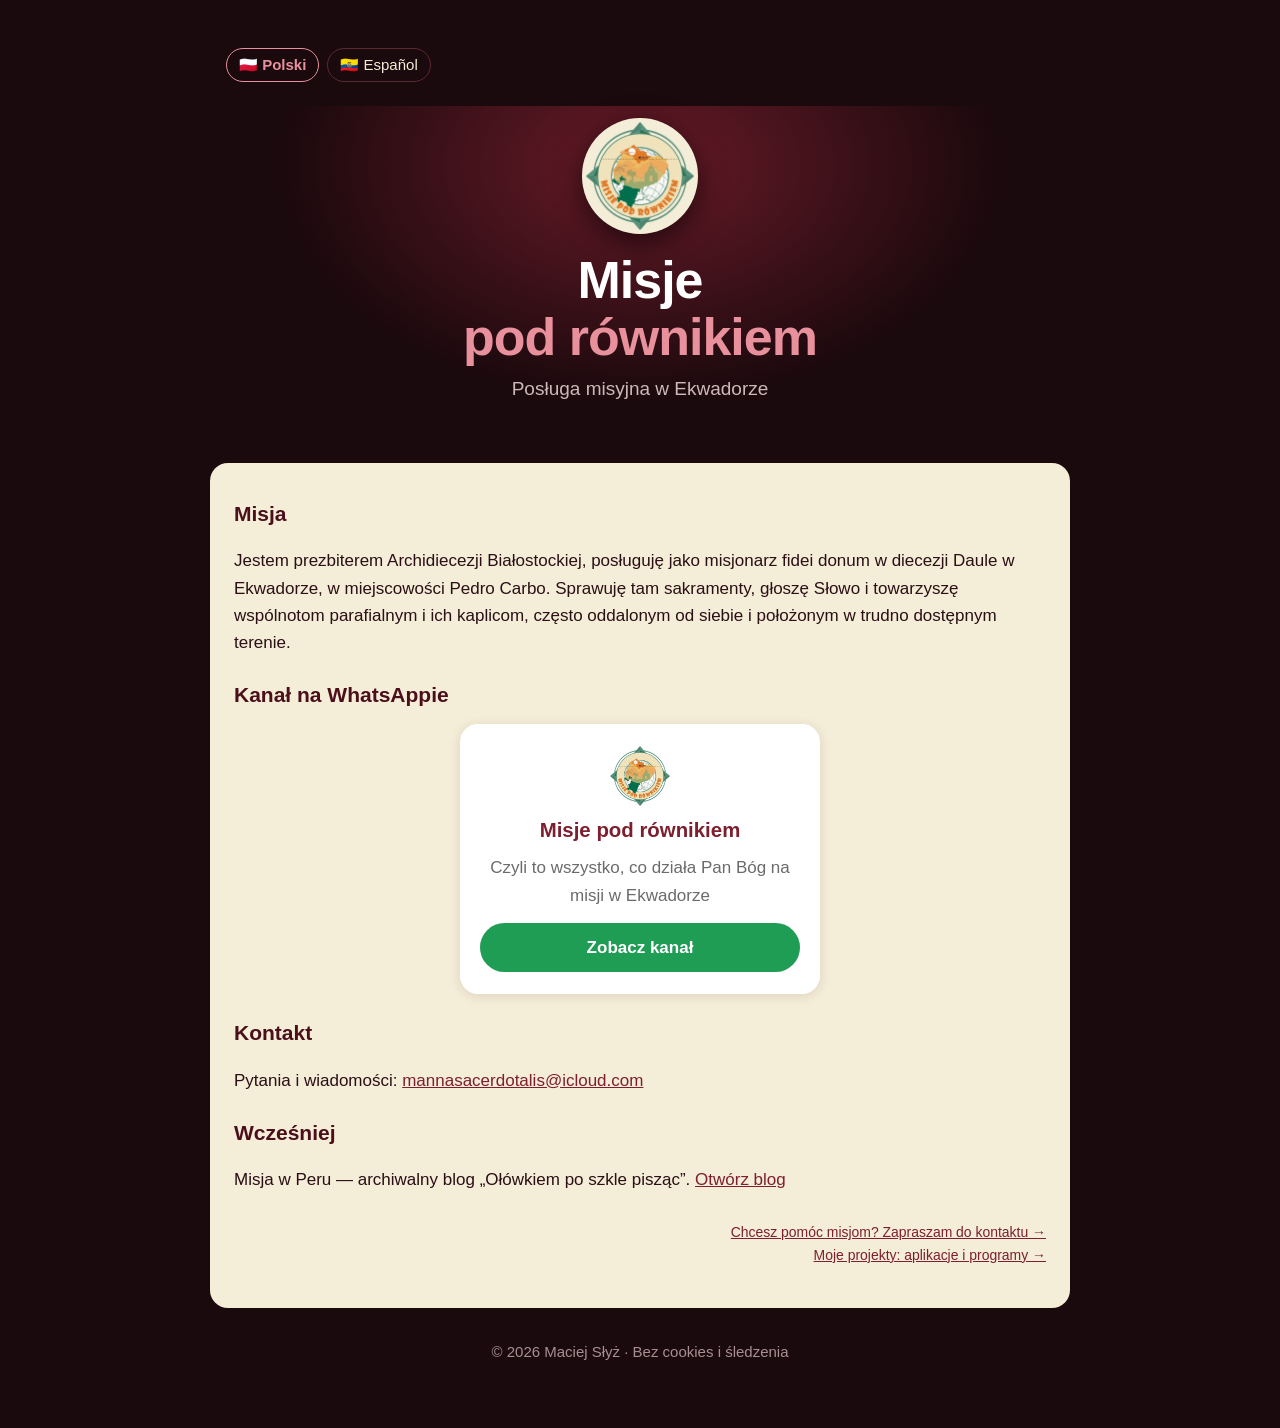
<file: index.html>
<!doctype html>
<html lang="pl">
<head>
<meta charset="utf-8">
<meta name="viewport" content="width=device-width, initial-scale=1">
<title>Misje pod równikiem</title>
<meta http-equiv="refresh" content="0; url=misje/">
<link rel="canonical" href="misje/">
<style>body{font-family:-apple-system,sans-serif;background:#fbfaf7;color:#1d1d1f;padding:24px 16px}@media (prefers-color-scheme:dark){body{background:#141414;color:#f2f2f2}}a{color:inherit}</style>
</head>
<body><p><a href="misje/">Misje pod równikiem</a></p></body>
</html>
</file>
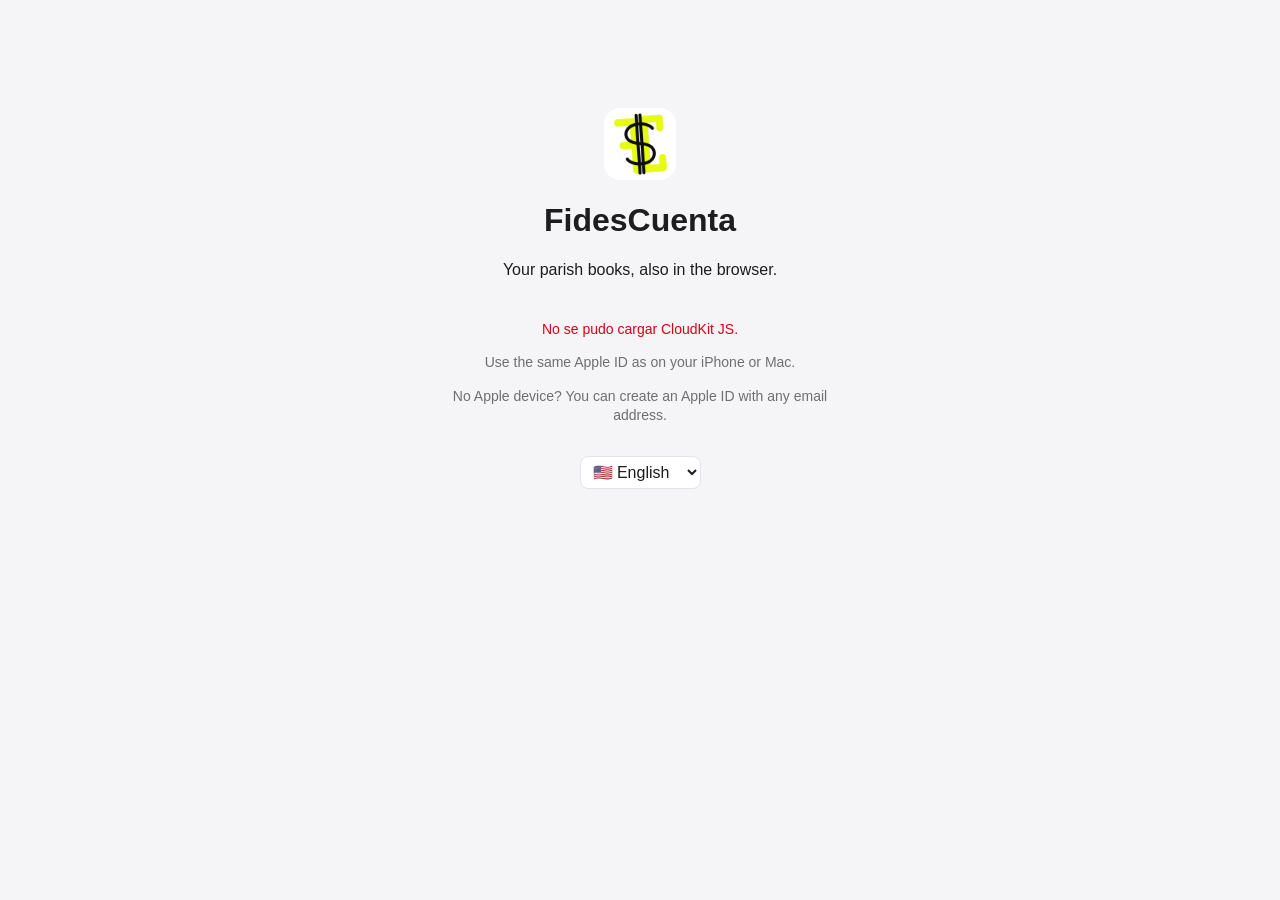
<file: app/index.html>
<!doctype html>
<html lang="es">
<head>
<meta charset="utf-8">
<meta name="viewport" content="width=device-width, initial-scale=1">
<title>FidesCuenta Web</title>
<meta name="description" content="FidesCuenta en el navegador: sus libros de iCloud.">
<link rel="icon" href="/fidescuenta/icon.png">
  <script type="module" crossorigin src="/app/assets/index-Z10gy7LI.js"></script>
  <link rel="stylesheet" crossorigin href="/app/assets/index-C-vp23Y2.css">
</head>
<body>
<!-- Przyciski Apple rysuje biblioteka CloudKit JS w tych elementach. Trzymamy je poza
     częścią zarządzaną przez Preact i tylko przenosimy w miejsce ekranu (ui/AppleSlot). -->
<div class="holder">
  <div id="apple-sign-in-button"></div>
  <div id="apple-sign-out-button"></div>
</div>
<div id="root"></div>
<!-- Stara przeglądarka (np. iPad z iOS 12): pakiet strony używa BigInt i składni ES2020,
     więc Safari < 14 nawet go nie wczyta i zostałby pusty ekran, wyglądający jak awaria.
     Ten skrypt jest celowo w starym JavaScripcie (ES5): sprawdza, czego strona potrzebuje,
     i zamiast pustego ekranu pokazuje komunikat w języku przeglądarki. -->
<script>
(function () {
  var c = window.crypto;
  // crypto.randomUUID jest od Safari 15.4 — zastępujemy je tym samym z getRandomValues (UUID v4),
  // dzięki czemu wystarcza Safari 14.
  if (c && c.getRandomValues && !c.randomUUID) {
    c.randomUUID = function () {
      var b = c.getRandomValues(new Uint8Array(16)), h = [], i;
      b[6] = (b[6] & 15) | 64; b[8] = (b[8] & 63) | 128;
      for (i = 0; i < 16; i++) h.push((b[i] + 256).toString(16).slice(1));
      return h.slice(0, 4).join("") + "-" + h.slice(4, 6).join("") + "-" + h.slice(6, 8).join("") + "-" +
             h.slice(8, 10).join("") + "-" + h.slice(10).join("");
    };
  }
  var ok = typeof BigInt === "function" && typeof Promise === "function" && typeof fetch === "function" &&
           !!window.indexedDB && !!(c && c.getRandomValues) && "noModule" in document.createElement("script");
  if (ok) return;
  window.__fcUnsupported = true;
  var lang = (navigator.language || "es").slice(0, 2).toLowerCase();
  var t = {
    es: ["Su navegador es demasiado antiguo",
         "FidesCuenta Web necesita iOS / iPadOS 14 o posterior, o una versión actual de Safari, Chrome, Edge o Firefox.",
         "Este dispositivo no puede abrir la página. Use otro dispositivo más reciente (iPad, iPhone, Mac o PC)."],
    en: ["Your browser is too old",
         "FidesCuenta Web needs iOS / iPadOS 14 or later, or a current version of Safari, Chrome, Edge or Firefox.",
         "This device cannot open the page. Please use a newer device (iPad, iPhone, Mac or PC)."],
    pl: ["Przeglądarka jest zbyt stara",
         "FidesCuenta Web wymaga iOS / iPadOS 14 lub nowszego albo aktualnej wersji Safari, Chrome, Edge lub Firefoxa.",
         "To urządzenie nie otworzy strony. Użyj nowszego urządzenia (iPad, iPhone, Mac albo PC)."]
  }[lang === "en" || lang === "pl" ? lang : "es"];
  document.getElementById("root").innerHTML =
    '<div style="max-width:520px;margin:15vh auto;padding:0 24px;font-family:-apple-system,Helvetica,Arial,sans-serif;color:#222;text-align:center">' +
    '<img src="/fidescuenta/icon.png" alt="" width="72" height="72" style="border-radius:16px">' +
    '<h1 style="font-size:22px;margin:16px 0 8px">' + t[0] + '</h1>' +
    '<p style="font-size:16px;line-height:1.5;margin:0 0 8px">' + t[1] + '</p>' +
    '<p style="font-size:15px;line-height:1.5;color:#666;margin:0">' + t[2] + '</p></div>';
})();
</script>
</body>
</html>
</file>
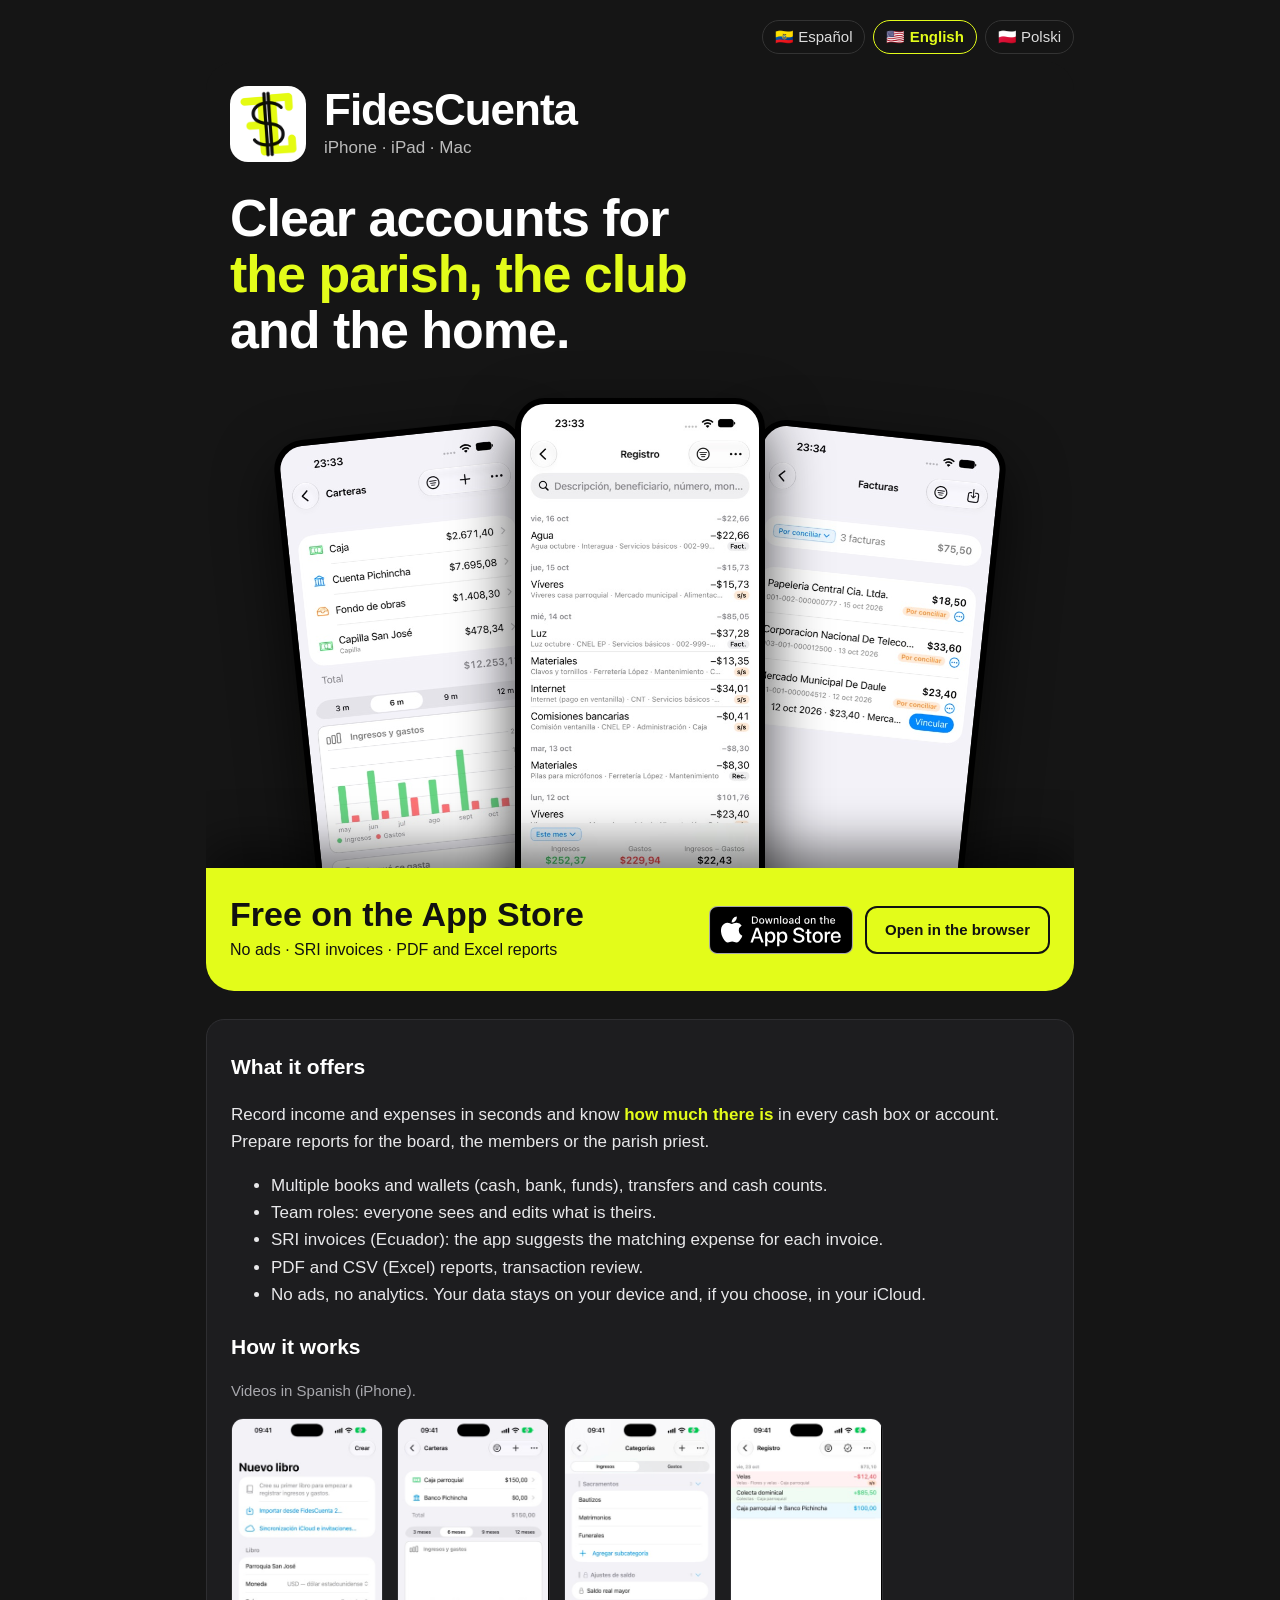
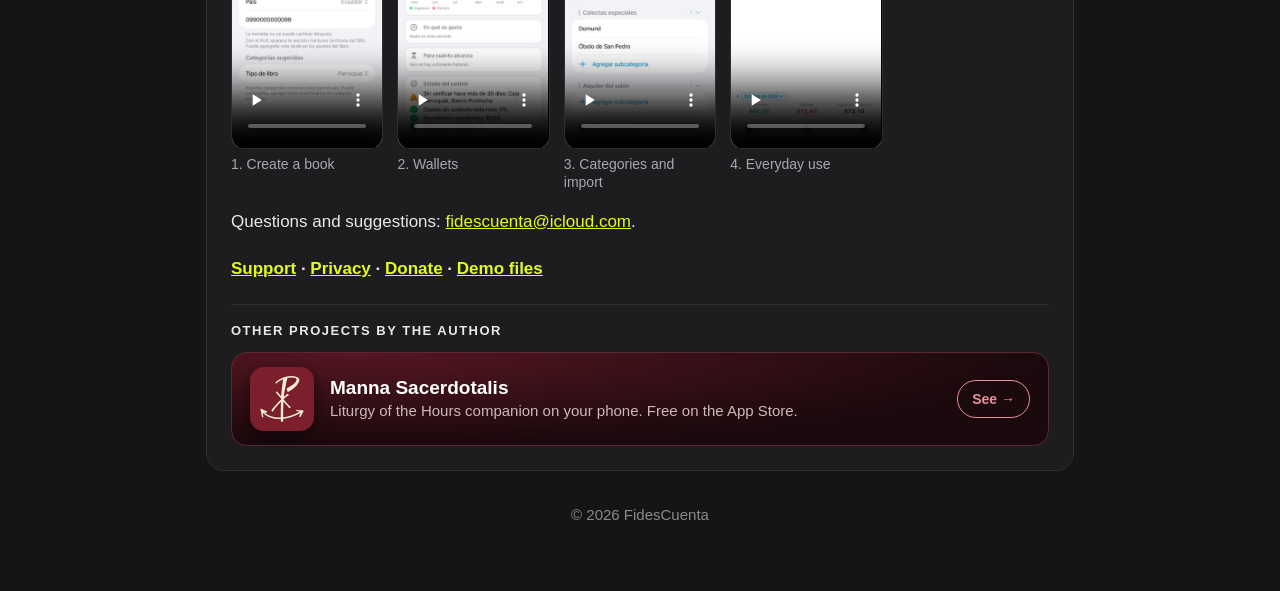
<file: fidescuenta/index.html>
<!doctype html>
<html lang="es">
<head>
<meta charset="utf-8">
<meta name="viewport" content="width=device-width, initial-scale=1">
<title>FidesCuenta — cuentas claras para la parroquia, la asociación y la casa</title>
<meta name="description" content="FidesCuenta: ingresos, gastos y carteras de su comunidad en iPhone, iPad y Mac. Gratis en el App Store, sin publicidad.">
<meta property="og:title" content="FidesCuenta">
<meta property="og:description" content="Cuentas claras para la parroquia, la asociación y la casa. Gratis en el App Store.">
<meta property="og:image" content="https://xmslyz.github.io/fidescuenta/icon.png">
<meta name="theme-color" content="#151515">
<link rel="icon" href="icon.png">
<link rel="stylesheet" href="style.css">
<link rel="stylesheet" href="home.css">
</head>
<body class="home">
<main>
<nav class="lang"><a href="#es" data-lang="es">🇪🇨 Español</a><a href="#en" data-lang="en">🇺🇸 English</a><a href="#pl" data-lang="pl">🇵🇱 Polski</a></nav>

<!-- ───────────── ES ───────────── -->
<section lang="es">
<div class="ad">
<div class="brand"><img src="icon.png" alt=""><div><strong>FidesCuenta</strong><span>iPhone · iPad · Mac</span></div></div>
<h1>Cuentas claras para<br><b>la parroquia, la asociación</b><br>y la casa.</h1>
<div class="phones"><img src="img/es-2.jpg" alt="Carteras"><img src="img/es-1.jpg" alt="Registro"><img src="img/es-3.jpg" alt="Facturas"></div>
<div class="band">
<div><div class="f1">Gratis en el App Store</div><div class="f2">Sin publicidad · Facturas del SRI · Informes PDF y Excel</div></div>
<div class="cta"><a class="store" href="https://apps.apple.com/app/id6824290680"><img src="img/appstore-es.svg" alt="Descargar en el App Store"></a><a class="web" href="../app/">Abrir en el navegador</a></div>
</div>
</div>
<div class="body">
<h2>Qué ofrece</h2>
<p>Registre ingresos y gastos en segundos y sepa <strong>cuánto hay</strong> en cada caja o cuenta. Prepare informes para la directiva, los socios o el párroco.</p>
<ul>
<li>Varios libros y carteras (efectivo, banco, fondos), transferencias y arqueo.</li>
<li>Roles para el equipo: cada uno ve y edita lo que le corresponde.</li>
<li>Facturas del SRI: la app propone el gasto que corresponde a cada factura.</li>
<li>Informes en PDF y CSV (Excel), auditoría de movimientos.</li>
<li>Sin publicidad, sin analítica. Sus datos están en su dispositivo y, si lo desea, en su iCloud.</li>
</ul>
<h2>Cómo se usa</h2>
<div class="clips">
<figure><video src="video/01-libro.mp4" poster="video/01-libro.jpg" controls playsinline preload="none"></video><figcaption>1. Crear el libro</figcaption></figure>
<figure><video src="video/02-carteras.mp4" poster="video/02-carteras.jpg" controls playsinline preload="none"></video><figcaption>2. Carteras</figcaption></figure>
<figure><video src="video/03-categorias.mp4" poster="video/03-categorias.jpg" controls playsinline preload="none"></video><figcaption>3. Categorías e importación</figcaption></figure>
<figure><video src="video/04-uso.mp4" poster="video/04-uso.jpg" controls playsinline preload="none"></video><figcaption>4. Uso diario</figcaption></figure>
</div>
<p>Preguntas y sugerencias: <a href="mailto:fidescuenta@icloud.com">fidescuenta@icloud.com</a>.</p>
<p class="links"><a href="support.html">Soporte</a> · <a href="privacy.html">Privacidad</a> · <a href="donar.html">Apoyar</a> · <a href="demo/">Archivos de demostración</a></p>
<div class="more"><p class="more-label">Otros proyectos del autor</p><a class="manna" href="../manna/#es"><img src="../manna/icon.png" alt=""><span><strong>Manna Sacerdotalis</strong><span>Calendario y guía de las Horas en su teléfono. Gratis en el App Store.</span></span><span class="go">Ver →</span></a></div>
</div>
</section>

<!-- ───────────── EN ───────────── -->
<section lang="en">
<div class="ad">
<div class="brand"><img src="icon.png" alt=""><div><strong>FidesCuenta</strong><span>iPhone · iPad · Mac</span></div></div>
<h1>Clear accounts for<br><b>the parish, the club</b><br>and the home.</h1>
<div class="phones"><img src="img/es-2.jpg" alt="Wallets"><img src="img/es-1.jpg" alt="Register"><img src="img/es-3.jpg" alt="Invoices"></div>
<div class="band">
<div><div class="f1">Free on the App Store</div><div class="f2">No ads · SRI invoices · PDF and Excel reports</div></div>
<div class="cta"><a class="store" href="https://apps.apple.com/app/id6824290680"><img src="img/appstore-en.svg" alt="Download on the App Store"></a><a class="web" href="../app/">Open in the browser</a></div>
</div>
</div>
<div class="body">
<h2>What it offers</h2>
<p>Record income and expenses in seconds and know <strong>how much there is</strong> in every cash box or account. Prepare reports for the board, the members or the parish priest.</p>
<ul>
<li>Multiple books and wallets (cash, bank, funds), transfers and cash counts.</li>
<li>Team roles: everyone sees and edits what is theirs.</li>
<li>SRI invoices (Ecuador): the app suggests the matching expense for each invoice.</li>
<li>PDF and CSV (Excel) reports, transaction review.</li>
<li>No ads, no analytics. Your data stays on your device and, if you choose, in your iCloud.</li>
</ul>
<h2>How it works</h2>
<p class="muted">Videos in Spanish (iPhone).</p>
<div class="clips">
<figure><video src="video/01-libro.mp4" poster="video/01-libro.jpg" controls playsinline preload="none"></video><figcaption>1. Create a book</figcaption></figure>
<figure><video src="video/02-carteras.mp4" poster="video/02-carteras.jpg" controls playsinline preload="none"></video><figcaption>2. Wallets</figcaption></figure>
<figure><video src="video/03-categorias.mp4" poster="video/03-categorias.jpg" controls playsinline preload="none"></video><figcaption>3. Categories and import</figcaption></figure>
<figure><video src="video/04-uso.mp4" poster="video/04-uso.jpg" controls playsinline preload="none"></video><figcaption>4. Everyday use</figcaption></figure>
</div>
<p>Questions and suggestions: <a href="mailto:fidescuenta@icloud.com">fidescuenta@icloud.com</a>.</p>
<p class="links"><a href="support.html#en">Support</a> · <a href="privacy.html#en">Privacy</a> · <a href="donar.html#en">Donate</a> · <a href="demo/">Demo files</a></p>
<div class="more"><p class="more-label">Other projects by the author</p><a class="manna" href="../manna/#en"><img src="../manna/icon.png" alt=""><span><strong>Manna Sacerdotalis</strong><span>Liturgy of the Hours companion on your phone. Free on the App Store.</span></span><span class="go">See →</span></a></div>
</div>
</section>

<!-- ───────────── PL ───────────── -->
<section lang="pl">
<div class="ad">
<div class="brand"><img src="icon.png" alt=""><div><strong>FidesCuenta</strong><span>iPhone · iPad · Mac</span></div></div>
<h1>Przejrzyste finanse<br><b>parafii, stowarzyszenia</b><br>i domu.</h1>
<div class="phones"><img src="img/pl-2.jpg" alt="Menu księgi"><img src="img/pl-1.jpg" alt="Rejestr"><img src="img/es-3.jpg" alt="Faktury"></div>
<div class="band">
<div><div class="f1">Bezpłatnie w App Store</div><div class="f2">Bez reklam · Faktury z SRI · Raporty PDF i Excel</div></div>
<div class="cta"><a class="store" href="https://apps.apple.com/app/id6824290680"><img src="img/appstore-pl.svg" alt="Pobierz w App Store"></a><a class="web" href="../app/">Otwórz w przeglądarce</a></div>
</div>
</div>
<div class="body">
<h2>Co w aplikacji</h2>
<p>Wpisujesz wpływy i wydatki w kilka sekund i wiesz, <strong>ile jest</strong> w każdej kasie i na każdym koncie. Raporty dla rady, członków czy proboszcza gotowe od ręki.</p>
<ul>
<li>Wiele ksiąg i portfeli (gotówka, bank, fundusze), przelewy i kontrola kasy.</li>
<li>Role w zespole: każdy widzi i edytuje to, co do niego należy.</li>
<li>Faktury z SRI (Ekwador): aplikacja podpowiada wydatek pasujący do faktury.</li>
<li>Raporty PDF i CSV (Excel), kontrola wpisów.</li>
<li>Bez reklam, bez analityki. Dane są na Twoim urządzeniu i — jeśli chcesz — w Twoim iCloud.</li>
</ul>
<h2>Jak używać</h2>
<p class="muted">Filmy po hiszpańsku (iPhone).</p>
<div class="clips">
<figure><video src="video/01-libro.mp4" poster="video/01-libro.jpg" controls playsinline preload="none"></video><figcaption>1. Zakładanie księgi</figcaption></figure>
<figure><video src="video/02-carteras.mp4" poster="video/02-carteras.jpg" controls playsinline preload="none"></video><figcaption>2. Portfele</figcaption></figure>
<figure><video src="video/03-categorias.mp4" poster="video/03-categorias.jpg" controls playsinline preload="none"></video><figcaption>3. Kategorie i import</figcaption></figure>
<figure><video src="video/04-uso.mp4" poster="video/04-uso.jpg" controls playsinline preload="none"></video><figcaption>4. Codzienne używanie</figcaption></figure>
</div>
<p>Pytania i uwagi: <a href="mailto:fidescuenta@icloud.com">fidescuenta@icloud.com</a>.</p>
<p class="links"><a href="support.html#pl">Pomoc</a> · <a href="privacy.html#pl">Prywatność</a> · <a href="donar.html#pl">Wesprzyj</a> · <a href="demo/">Pliki demonstracyjne</a></p>
<div class="more"><p class="more-label">Inne projekty autora</p><a class="manna" href="../manna/#pl"><img src="../manna/icon.png" alt=""><span><strong>Manna Sacerdotalis</strong><span>Pomocnik Liturgii godzin w Twoim telefonie. Bezpłatnie w App Store.</span></span><span class="go">Zobacz →</span></a></div>
</div>
</section>
<footer>© 2026 FidesCuenta</footer>
</main>
<script src="lang.js"></script>
</body>
</html>
</file>
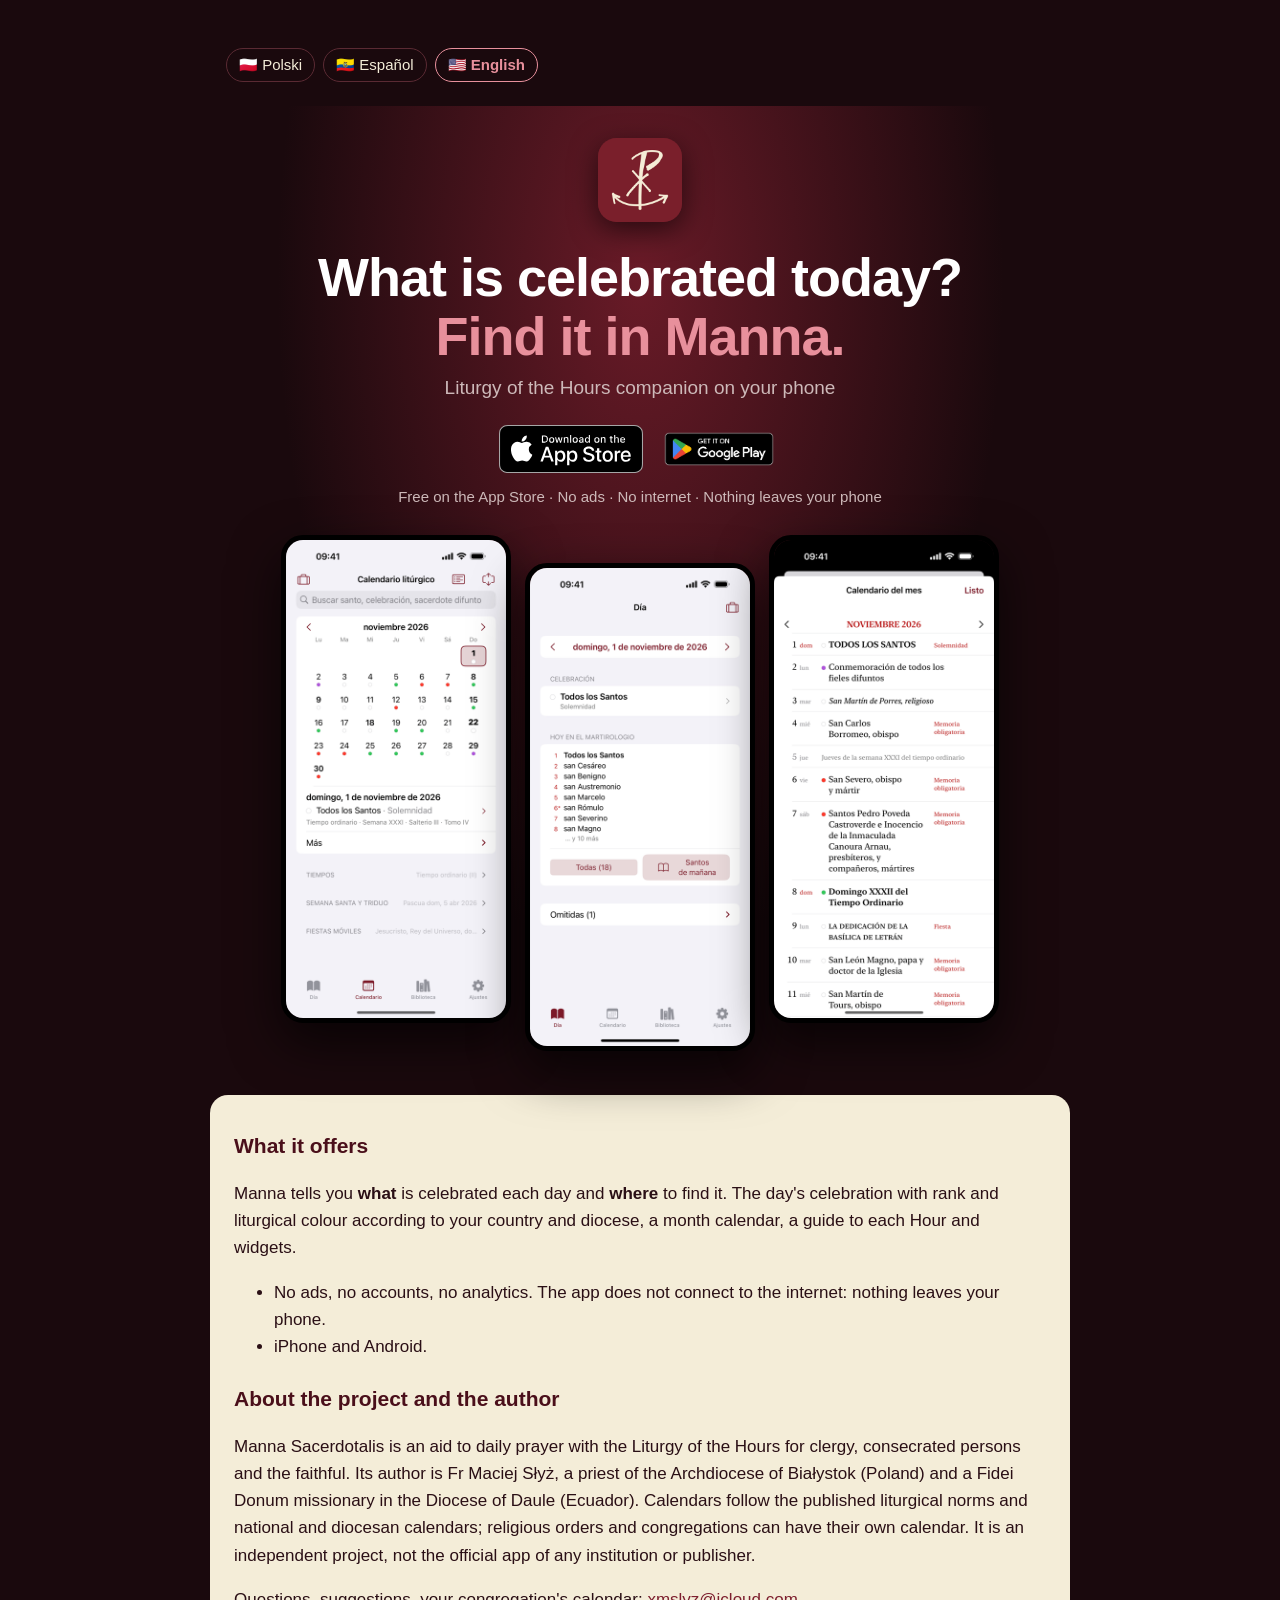
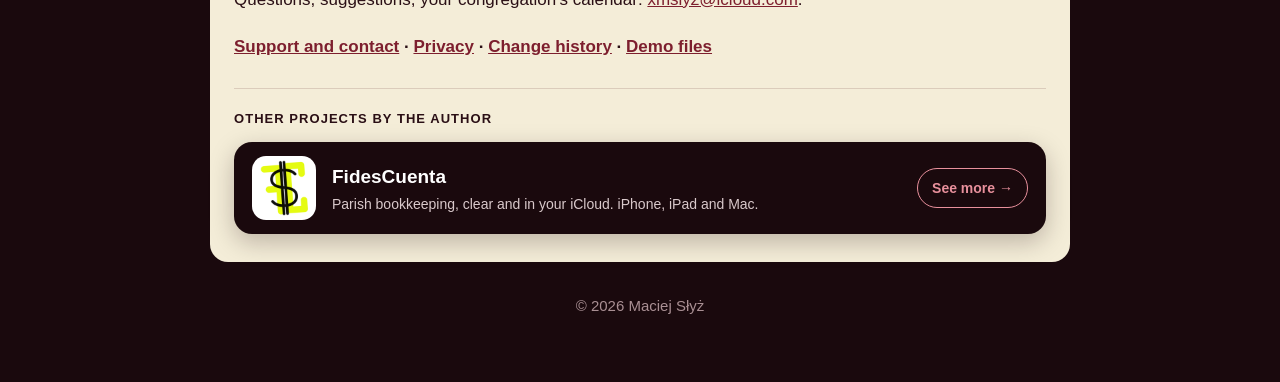
<file: manna/index.html>
<!doctype html>
<html lang="pl">
<head>
<meta charset="utf-8">
<meta name="viewport" content="width=device-width, initial-scale=1">
<title>Manna Sacerdotalis — pomocnik Liturgii godzin w Twoim telefonie</title>
<meta name="description" content="Manna Sacerdotalis: bezpłatny pomocnik Liturgii godzin w Twoim telefonie. Calendario y guía de las Horas. iPhone i Android.">
<meta property="og:title" content="Manna Sacerdotalis">
<meta property="og:description" content="Co dziś w liturgii? Sprawdź w Mannie. Bezpłatnie w App Store i Google Play.">
<meta property="og:image" content="https://xmslyz.github.io/manna/icon.png">
<link rel="icon" href="icon.png">
<link rel="stylesheet" href="style.css">
<link rel="stylesheet" href="home.css">
</head>
<body class="home">
<main>
<nav class="lang"><a href="#pl" data-lang="pl">🇵🇱 Polski</a><a href="#es" data-lang="es">🇪🇨 Español</a><a href="#en" data-lang="en">🇺🇸 English</a></nav>
<section id="pl" lang="pl">
<div class="hero">
<img class="logo" src="icon.png" alt="">
<h1>Co dziś w liturgii?<br><b>Sprawdź w Mannie.</b></h1>
<p class="sub">Pomocnik Liturgii godzin w Twoim telefonie</p>
<p class="cta"><a class="store" href="https://apps.apple.com/app/id6823482992"><img src="img/appstore-pl.svg" alt="Pobierz w App Store" height="48"></a><a class="store" href="https://play.google.com/store/apps/details?id=com.xmslyz.manna&hl=pl"><img src="img/googleplay-pl.png" alt="Pobierz z Google Play" height="71" style="margin:-11px 0"></a></p>
<p class="perks">Bezpłatnie w App Store · Bez reklam · Bez internetu · Nic nie wychodzi z telefonu</p>
<div class="shots"><figure><img src="img/pl-1.png" alt="Kalendarz" loading="lazy"></figure><figure><img src="img/pl-2.png" alt="Dzień" loading="lazy"></figure><figure><img src="img/pl-3.png" alt="Przewodnik po Jutrzni" loading="lazy"></figure></div>
</div>
<div class="body">
<h2>Co w aplikacji</h2>
<p>Manna podpowiada, <strong>co</strong> przypada danego dnia i <strong>gdzie</strong> tego szukać. Obchód dnia z rangą i kolorem liturgicznym wg kalendarza Twojego kraju i diecezji, kalendarium, przewodnik po godzinie i widżety.</p>
<ul><li>Bez reklam, bez kont, bez analityki. Aplikacja nie łączy się z internetem — nic nie wychodzi z telefonu.</li><li>iPhone i Android.</li></ul>
<h2>O projekcie i autorze</h2>
<p>Manna Sacerdotalis powstaje jako pomoc w codziennej modlitwie Liturgią godzin dla duchownych, osób konsekrowanych i wiernych. Autorem jest ks. Maciej Słyż, kapłan Archidiecezji Białostockiej oraz misjonarz Fidei Donum w diecezji Daule w Ekwadorze. Kalendarze opierają się na ogłoszonych normach liturgicznych i kalendarzach krajowych oraz diecezjalnych; zakony i zgromadzenia mogą mieć w aplikacji własne kalendarze. Aplikacja jest projektem autorskim i nie jest oficjalną aplikacją żadnej instytucji ani wydawcy.</p>
<p>Pytania, uwagi, propozycje kalendarza Waszego zgromadzenia: <a href="mailto:xmslyz@icloud.com">xmslyz@icloud.com</a>.</p>
<p class="links"><a data-page="wsparcie.html" href="wsparcie.html#pl">Pomoc i kontakt</a> · <a data-page="prywatnosc.html" href="prywatnosc.html#pl">Prywatność</a> · <a data-page="zmiany.html" href="zmiany.html#pl">Historia zmian</a> · <a href="demo/">Pliki demonstracyjne</a></p>
<div class="more"><p class="more-h">Inne projekty autora</p><a class="proj" href="../fidescuenta/#pl"><img src="../fidescuenta/icon.png" alt="" width="64" height="64"><span class="proj-t"><strong>FidesCuenta</strong><span>Księgowość parafii — przejrzysta i w Twoim iCloud. iPhone, iPad i Mac.</span></span><span class="proj-b">Zobacz →</span></a></div>
</div>
</section>
<section id="es" lang="es">
<div class="hero">
<img class="logo" src="icon.png" alt="">
<h1>¿Qué se celebra hoy?<br><b>Míralo en Manna.</b></h1>
<p class="sub">Calendario y guía de las Horas en su teléfono</p>
<p class="cta"><a class="store" href="https://apps.apple.com/app/id6823482992"><img src="img/appstore-es.svg" alt="Descargar en el App Store" height="48"></a><a class="store" href="https://play.google.com/store/apps/details?id=com.xmslyz.manna&hl=es"><img src="img/googleplay-es.png" alt="Disponible en Google Play" height="71" style="margin:-11px 0"></a></p>
<p class="perks">Gratis en el App Store · Sin anuncios · Sin internet · Nada sale de tu teléfono</p>
<div class="shots"><figure><img src="img/es-1.png" alt="Calendario" loading="lazy"></figure><figure><img src="img/es-2.png" alt="Día" loading="lazy"></figure><figure><img src="img/es-3.png" alt="Calendario del mes" loading="lazy"></figure></div>
</div>
<div class="body">
<h2>Qué ofrece</h2>
<p>Manna le dice <strong>qué</strong> toca cada día y <strong>dónde</strong> encontrarlo. La celebración del día con su rango y color litúrgico según el calendario de su país y diócesis, calendario del mes, guía de cada Hora y widgets.</p>
<ul><li>Sin anuncios, sin cuentas, sin analítica. La aplicación no se conecta a internet: nada sale de su teléfono.</li><li>iPhone y Android.</li></ul>
<h2>Sobre el proyecto y el autor</h2>
<p>Manna Sacerdotalis nace como ayuda para la oración diaria con la Liturgia de las Horas, pensada para clérigos, personas consagradas y fieles. Su autor es el P. Maciej Słyż, sacerdote de la Archidiócesis de Białystok (Polonia) y misionero Fidei Donum en la Diócesis de Daule (Ecuador). Los calendarios se basan en las normas litúrgicas publicadas y en los calendarios nacionales y diocesanos; las órdenes y congregaciones pueden tener su propio calendario. Es un proyecto de autor y no es la aplicación oficial de ninguna institución ni editorial.</p>
<p>Preguntas, sugerencias, el calendario de su congregación: <a href="mailto:xmslyz@icloud.com">xmslyz@icloud.com</a>.</p>
<p class="links"><a data-page="wsparcie.html" href="wsparcie.html#es">Soporte y contacto</a> · <a data-page="prywatnosc.html" href="prywatnosc.html#es">Privacidad</a> · <a data-page="zmiany.html" href="zmiany.html#es">Historial de cambios</a> · <a href="demo/">Archivos de demostración</a></p>
<div class="more"><p class="more-h">Otros proyectos del autor</p><a class="proj" href="../fidescuenta/#es"><img src="../fidescuenta/icon.png" alt="" width="64" height="64"><span class="proj-t"><strong>FidesCuenta</strong><span>Contabilidad parroquial, clara y en su iCloud. iPhone, iPad y Mac.</span></span><span class="proj-b">Ver →</span></a></div>
</div>
</section>
<section id="en" lang="en">
<div class="hero">
<img class="logo" src="icon.png" alt="">
<h1>What is celebrated today?<br><b>Find it in Manna.</b></h1>
<p class="sub">Liturgy of the Hours companion on your phone</p>
<p class="cta"><a class="store" href="https://apps.apple.com/app/id6823482992"><img src="img/appstore-en.svg" alt="Download on the App Store" height="48"></a><a class="store" href="https://play.google.com/store/apps/details?id=com.xmslyz.manna&hl=en"><img src="img/googleplay-en.png" alt="Get it on Google Play" height="71" style="margin:-11px 0"></a></p>
<p class="perks">Free on the App Store · No ads · No internet · Nothing leaves your phone</p>
<div class="shots"><figure><img src="img/es-1.png" alt="Calendar" loading="lazy"></figure><figure><img src="img/es-2.png" alt="Day" loading="lazy"></figure><figure><img src="img/es-3.png" alt="Month calendar" loading="lazy"></figure></div>
</div>
<div class="body">
<h2>What it offers</h2>
<p>Manna tells you <strong>what</strong> is celebrated each day and <strong>where</strong> to find it. The day's celebration with rank and liturgical colour according to your country and diocese, a month calendar, a guide to each Hour and widgets.</p>
<ul><li>No ads, no accounts, no analytics. The app does not connect to the internet: nothing leaves your phone.</li><li>iPhone and Android.</li></ul>
<h2>About the project and the author</h2>
<p>Manna Sacerdotalis is an aid to daily prayer with the Liturgy of the Hours for clergy, consecrated persons and the faithful. Its author is Fr Maciej Słyż, a priest of the Archdiocese of Białystok (Poland) and a Fidei Donum missionary in the Diocese of Daule (Ecuador). Calendars follow the published liturgical norms and national and diocesan calendars; religious orders and congregations can have their own calendar. It is an independent project, not the official app of any institution or publisher.</p>
<p>Questions, suggestions, your congregation's calendar: <a href="mailto:xmslyz@icloud.com">xmslyz@icloud.com</a>.</p>
<p class="links"><a data-page="wsparcie.html" href="wsparcie.html#en">Support and contact</a> · <a data-page="prywatnosc.html" href="prywatnosc.html#en">Privacy</a> · <a data-page="zmiany.html" href="zmiany.html#en">Change history</a> · <a href="demo/">Demo files</a></p>
<div class="more"><p class="more-h">Other projects by the author</p><a class="proj" href="../fidescuenta/#en"><img src="../fidescuenta/icon.png" alt="" width="64" height="64"><span class="proj-t"><strong>FidesCuenta</strong><span>Parish bookkeeping, clear and in your iCloud. iPhone, iPad and Mac.</span></span><span class="proj-b">See more →</span></a></div>
</div>
</section>
<footer>© 2026 Maciej Słyż</footer>
</main>
<script src="lang.js"></script>
</body>
</html>
</file>
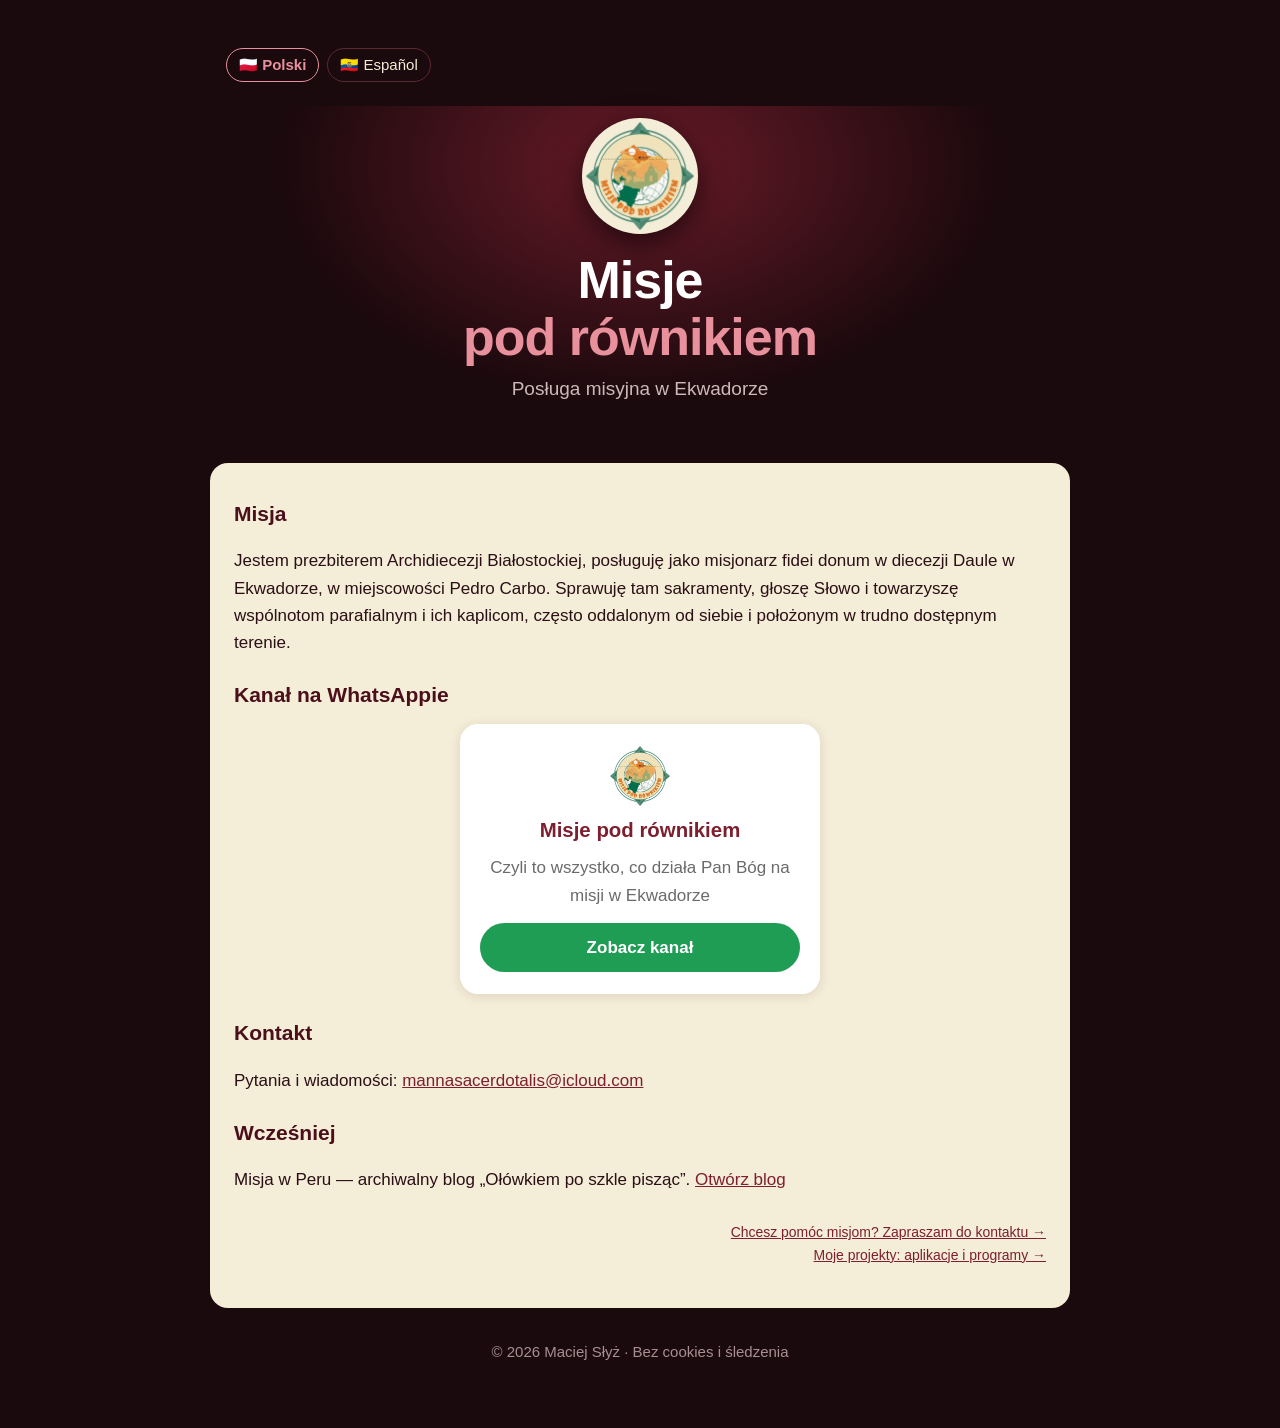
<file: misje/index.html>
<!doctype html>
<html lang="pl">
<head>
<meta charset="utf-8">
<meta name="viewport" content="width=device-width, initial-scale=1">
<title>Misje pod równikiem</title>
<meta name="description" content="Misje pod równikiem: posługa misyjna w Ekwadorze (Pedro Carbo, diecezja Daule). Misiones bajo el ecuador.">
<meta property="og:title" content="Misje pod równikiem">
<meta property="og:description" content="Posługa misyjna w Ekwadorze. Jak pomóc: modlitwa, wsparcie.">
<meta property="og:image" content="https://xmslyz.github.io/misje/logo.png">
<link rel="icon" href="logo.png">
<link rel="stylesheet" href="style.css">
<link rel="stylesheet" href="misje.css?v=20261123">
</head>
<body class="home">
<main>
<nav class="lang"><a href="#pl" data-lang="pl">🇵🇱 Polski</a><a href="#es" data-lang="es">🇪🇨 Español</a></nav>
<section id="pl" lang="pl">
<div class="hero">
<img class="logo" src="logo.png" alt="Misje pod równikiem">
<h1>Misje<br><b>pod równikiem</b></h1>
<p class="sub">Posługa misyjna w Ekwadorze</p>
</div>
<div class="body">
<h2>Misja</h2>
<p>Jestem prezbiterem Archidiecezji Białostockiej, posługuję jako misjonarz fidei donum w diecezji Daule w Ekwadorze, w miejscowości Pedro Carbo. Sprawuję tam sakramenty, głoszę Słowo i towarzyszę wspólnotom parafialnym i ich kaplicom, często oddalonym od siebie i położonym w trudno dostępnym terenie.</p>
<!-- TEKST AUTORA (PL): dopisać 1-2 akapity o posłudze (opis, nie życiorys) w tym miejscu. -->
<!-- ZDJĘCIA AUTORA: wgrać pliki do misje/img/ i odkomentować cały blok, np.:
<h2>Zdjęcia</h2>
<div class="gallery">
<figure><img src="img/foto-1.jpg" alt="" loading="lazy"><figcaption>Podpis zdjęcia</figcaption></figure>
</div>
-->
<h2>Kanał na WhatsAppie</h2>
<a class="wa-card" href="https://whatsapp.com/channel/0029VbBQVOkHwXb8llpoLU3O" rel="noopener">
<img src="logo.png" alt="" loading="lazy">
<strong>Misje pod równikiem</strong>
<span>Czyli to wszystko, co działa Pan Bóg na misji w Ekwadorze</span>
<em>Zobacz kanał</em>
</a>
<h2>Kontakt</h2>
<p>Pytania i wiadomości: <a href="mailto:mannasacerdotalis@icloud.com">mannasacerdotalis@icloud.com</a></p>
<h2>Wcześniej</h2>
<p>Misja w Peru — archiwalny blog „Ołówkiem po szkle pisząc”. <a href="https://xmslyz.wordpress.com" rel="noopener">Otwórz blog</a></p>
<p class="side-note"><a href="wspieraj/#pl">Chcesz pomóc misjom? Zapraszam do kontaktu →</a><br><a href="projekty/#pl">Moje projekty: aplikacje i programy →</a></p>
</div>
</section>
<section id="es" lang="es">
<div class="hero">
<img class="logo" src="logo.png" alt="Misje pod równikiem">
<h1>Misiones<br><b>bajo el ecuador</b></h1>
<p class="sub">Servicio misionero en Ecuador</p>
</div>
<div class="body">
<h2>La misión</h2>
<p>Soy presbítero de la Archidiócesis de Białystok (Polonia) y sirvo como misionero Fidei Donum en la Diócesis de Daule, Ecuador, en la localidad de Pedro Carbo. Allí celebro los sacramentos, anuncio la Palabra y acompaño a las comunidades parroquiales y a sus capillas, a menudo alejadas entre sí y en terrenos de difícil acceso.</p>
<!-- TEKST AUTORA (ES): dopisać 1-2 akapity o posłudze (opis, nie życiorys) w tym miejscu. -->
<!-- ZDJĘCIA AUTORA: wgrać pliki do misje/img/ i odkomentować cały blok, np.:
<h2>Fotografías</h2>
<div class="gallery">
<figure><img src="img/foto-1.jpg" alt="" loading="lazy"><figcaption>Pie de foto</figcaption></figure>
</div>
-->
<h2>Canal de WhatsApp</h2>
<a class="wa-card" href="https://whatsapp.com/channel/0029VbBQVOkHwXb8llpoLU3O" rel="noopener">
<img src="logo.png" alt="" loading="lazy">
<strong>Misje pod równikiem</strong>
<span>Todo lo que Dios obra en la misión en Ecuador</span>
<em>Ver canal</em>
</a>
<h2>Contacto</h2>
<p>Preguntas y mensajes: <a href="mailto:mannasacerdotalis@icloud.com">mannasacerdotalis@icloud.com</a></p>
<h2>Antes</h2>
<p>Misión en Perú — blog archivado «Ołówkiem po szkle pisząc». <a href="https://xmslyz.wordpress.com" rel="noopener">Abrir el blog</a></p>
<p class="side-note"><a href="wspieraj/#es">¿Quiere ayudar a las misiones? Escríbame →</a><br><a href="projekty/#es">Mis proyectos: aplicaciones y programas →</a></p>
</div>
</section>
<footer>© 2026 Maciej Słyż · Bez cookies i śledzenia</footer>
</main>
<script src="lang.js"></script>
</body>
</html>
</file>
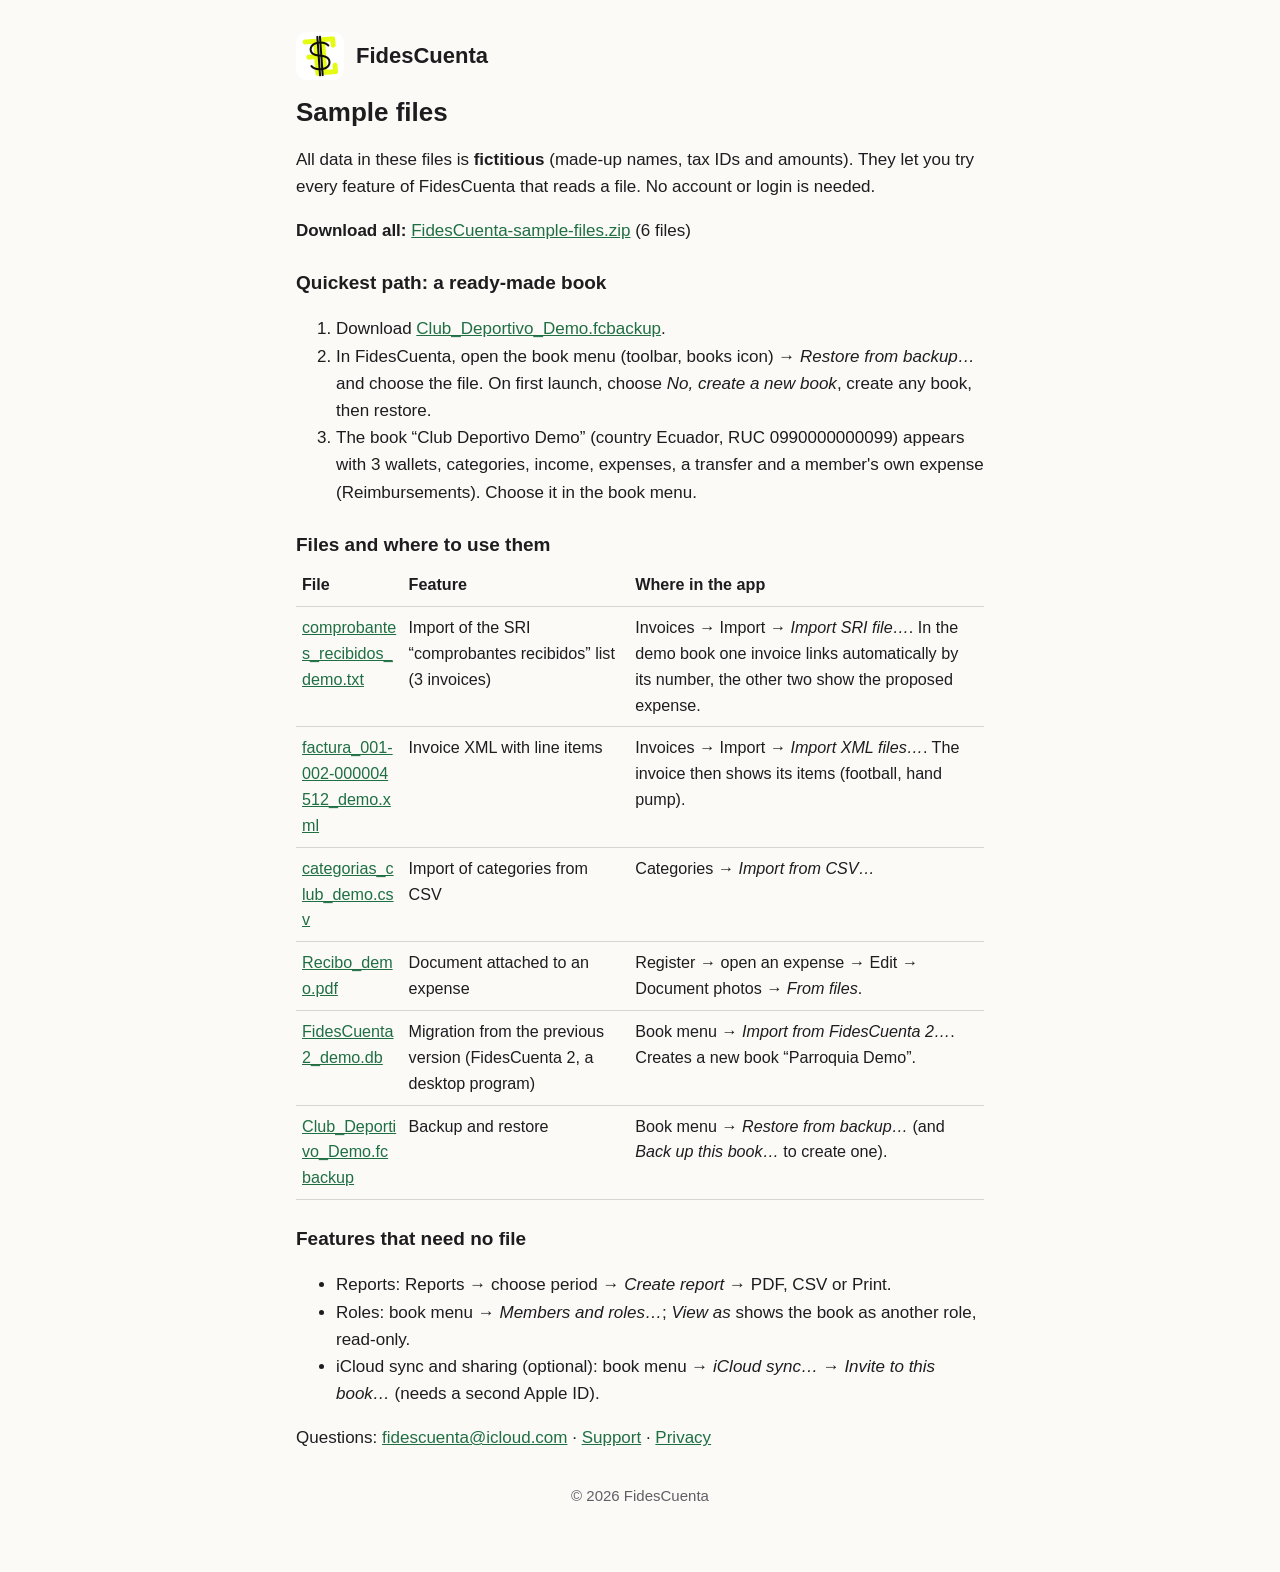
<file: fidescuenta/demo/index.html>
<!doctype html>
<html lang="en">
<head>
<meta charset="utf-8">
<meta name="viewport" content="width=device-width, initial-scale=1">
<title>FidesCuenta – Sample files</title>
<meta name="description" content="Sample files with fictitious data for trying every feature of FidesCuenta">
<meta name="robots" content="noindex">
<link rel="icon" href="../icon.png">
<link rel="stylesheet" href="../style.css">
<style>
  .files { overflow-x: auto; }
  table { border-collapse: collapse; width: 100%; font-size: .95em; }
  th, td { text-align: left; vertical-align: top; padding: 8px 6px; border-bottom: 1px solid rgba(127,127,127,.3); }
  td:first-child a { word-break: break-all; }
</style>
</head>
<body>
<main>
<header><img src="../icon.png" alt=""><strong>FidesCuenta</strong></header>

<h1>Sample files</h1>
<p>All data in these files is <strong>fictitious</strong> (made-up names, tax IDs and amounts). They let you try every feature of FidesCuenta that reads a file. No account or login is needed.</p>
<p><strong>Download all:</strong> <a href="FidesCuenta-sample-files.zip" download>FidesCuenta-sample-files.zip</a> (6 files)</p>

<h2>Quickest path: a ready-made book</h2>
<ol>
<li>Download <a href="Club_Deportivo_Demo.fcbackup" download>Club_Deportivo_Demo.fcbackup</a>.</li>
<li>In FidesCuenta, open the book menu (toolbar, books icon) → <em>Restore from backup…</em> and choose the file. On first launch, choose <em>No, create a new book</em>, create any book, then restore.</li>
<li>The book “Club Deportivo Demo” (country Ecuador, RUC 0990000000099) appears with 3 wallets, categories, income, expenses, a transfer and a member's own expense (Reimbursements). Choose it in the book menu.</li>
</ol>

<h2>Files and where to use them</h2>
<div class="files"><table>
<tr><th>File</th><th>Feature</th><th>Where in the app</th></tr>
<tr><td><a href="comprobantes_recibidos_demo.txt" download>comprobantes_recibidos_demo.txt</a></td>
<td>Import of the SRI “comprobantes recibidos” list (3 invoices)</td>
<td>Invoices → Import → <em>Import SRI file…</em>. In the demo book one invoice links automatically by its number, the other two show the proposed expense.</td></tr>
<tr><td><a href="factura_001-002-000004512_demo.xml" download>factura_001-002-000004512_demo.xml</a></td>
<td>Invoice XML with line items</td>
<td>Invoices → Import → <em>Import XML files…</em>. The invoice then shows its items (football, hand pump).</td></tr>
<tr><td><a href="categorias_club_demo.csv" download>categorias_club_demo.csv</a></td>
<td>Import of categories from CSV</td>
<td>Categories → <em>Import from CSV…</em></td></tr>
<tr><td><a href="Recibo_demo.pdf" download>Recibo_demo.pdf</a></td>
<td>Document attached to an expense</td>
<td>Register → open an expense → Edit → Document photos → <em>From files</em>.</td></tr>
<tr><td><a href="FidesCuenta2_demo.db" download>FidesCuenta2_demo.db</a></td>
<td>Migration from the previous version (FidesCuenta 2, a desktop program)</td>
<td>Book menu → <em>Import from FidesCuenta 2…</em>. Creates a new book “Parroquia Demo”.</td></tr>
<tr><td><a href="Club_Deportivo_Demo.fcbackup" download>Club_Deportivo_Demo.fcbackup</a></td>
<td>Backup and restore</td>
<td>Book menu → <em>Restore from backup…</em> (and <em>Back up this book…</em> to create one).</td></tr>
</table></div>

<h2>Features that need no file</h2>
<ul>
<li>Reports: Reports → choose period → <em>Create report</em> → PDF, CSV or Print.</li>
<li>Roles: book menu → <em>Members and roles…</em>; <em>View as</em> shows the book as another role, read-only.</li>
<li>iCloud sync and sharing (optional): book menu → <em>iCloud sync…</em> → <em>Invite to this book…</em> (needs a second Apple ID).</li>
</ul>

<p>Questions: <a href="mailto:fidescuenta@icloud.com">fidescuenta@icloud.com</a> · <a href="../support.html">Support</a> · <a href="../privacy.html">Privacy</a></p>
<footer>© 2026 FidesCuenta</footer>
</main>
</body>
</html>
</file>
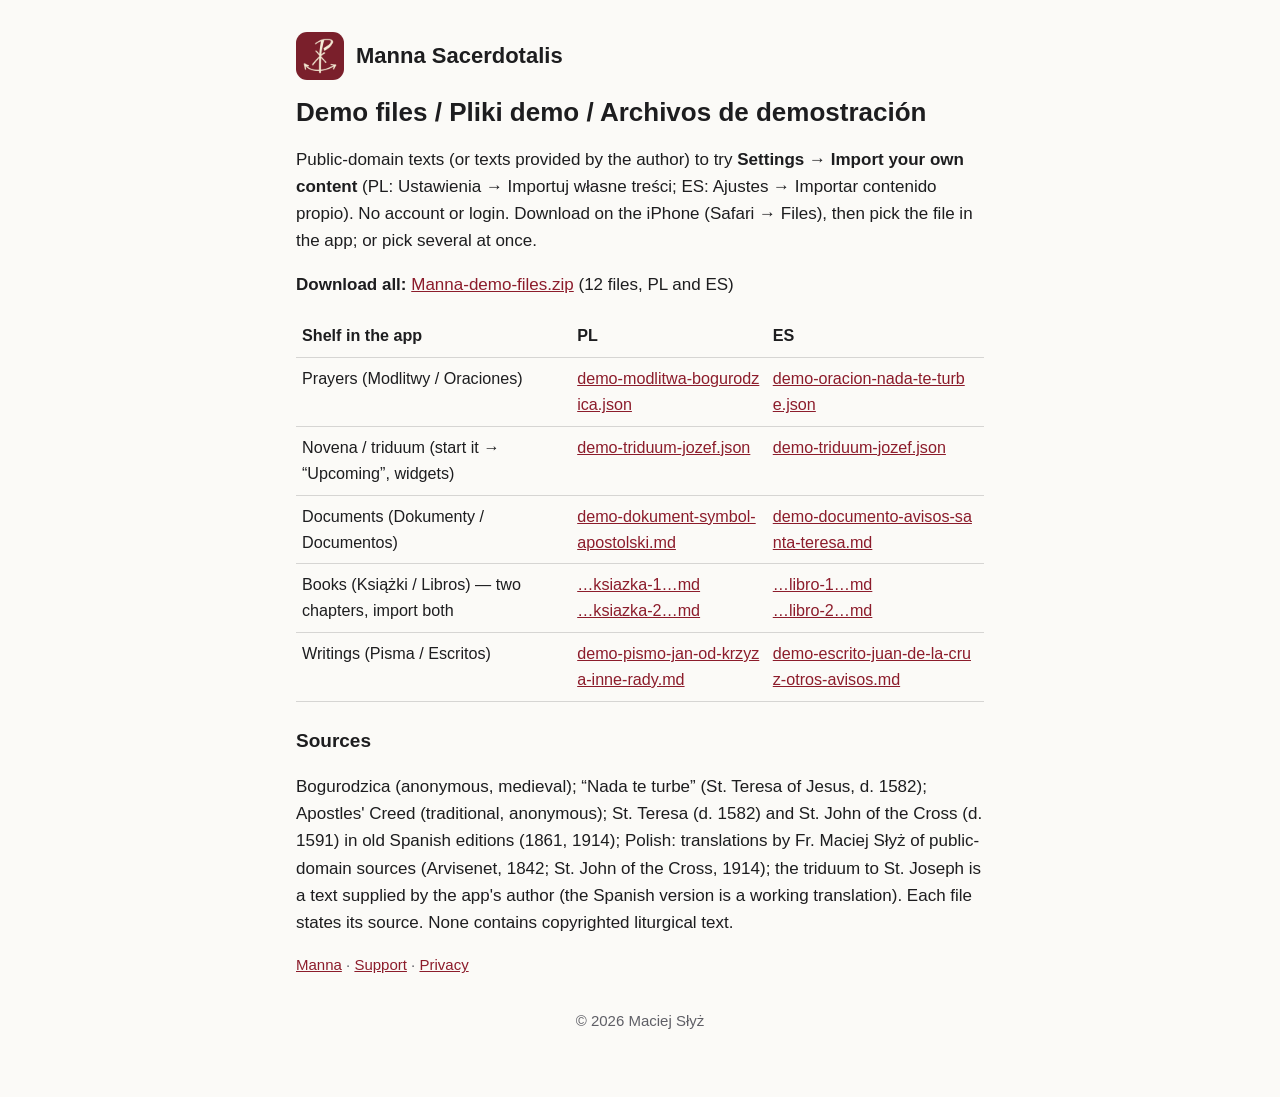
<file: manna/demo/index.html>
<!doctype html>
<html lang="en">
<head>
<meta charset="utf-8">
<meta name="viewport" content="width=device-width, initial-scale=1">
<title>Manna – Demo files</title>
<meta name="description" content="Public-domain demo files for trying the import in Manna Sacerdotalis">
<meta name="robots" content="noindex">
<link rel="icon" href="../icon.png">
<link rel="stylesheet" href="../style.css">
<style>table{border-collapse:collapse;width:100%;font-size:.95em}th,td{text-align:left;vertical-align:top;padding:8px 6px;border-bottom:1px solid rgba(127,127,127,.3)}td a{word-break:break-all}</style>
</head>
<body>
<main>
<header><img src="../icon.png" alt=""><strong>Manna Sacerdotalis</strong></header>
<h1>Demo files / Pliki demo / Archivos de demostración</h1>
<p>Public-domain texts (or texts provided by the author) to try <strong>Settings → Import your own content</strong> (PL: Ustawienia → Importuj własne treści; ES: Ajustes → Importar contenido propio). No account or login. Download on the iPhone (Safari → Files), then pick the file in the app; or pick several at once.</p>
<p><strong>Download all:</strong> <a href="Manna-demo-files.zip" download>Manna-demo-files.zip</a> (12 files, PL and ES)</p>
<table>
<tr><th>Shelf in the app</th><th>PL</th><th>ES</th></tr>
<tr><td>Prayers (Modlitwy / Oraciones)</td><td><a href="pl/demo-modlitwa-bogurodzica.json" download>demo-modlitwa-bogurodzica.json</a></td><td><a href="es/demo-oracion-nada-te-turbe.json" download>demo-oracion-nada-te-turbe.json</a></td></tr>
<tr><td>Novena / triduum (start it → “Upcoming”, widgets)</td><td><a href="pl/demo-triduum-jozef.json" download>demo-triduum-jozef.json</a></td><td><a href="es/demo-triduum-jozef.json" download>demo-triduum-jozef.json</a></td></tr>
<tr><td>Documents (Dokumenty / Documentos)</td><td><a href="pl/demo-dokument-symbol-apostolski.md" download>demo-dokument-symbol-apostolski.md</a></td><td><a href="es/demo-documento-avisos-santa-teresa.md" download>demo-documento-avisos-santa-teresa.md</a></td></tr>
<tr><td>Books (Książki / Libros) — two chapters, import both</td><td><a href="pl/demo-ksiazka-1-cel-czlowieka.md" download>…ksiazka-1…md</a><br><a href="pl/demo-ksiazka-2-zbawienie-wieczne.md" download>…ksiazka-2…md</a></td><td><a href="es/demo-libro-1-camino-perfeccion-xiv.md" download>…libro-1…md</a><br><a href="es/demo-libro-2-camino-perfeccion-xv.md" download>…libro-2…md</a></td></tr>
<tr><td>Writings (Pisma / Escritos)</td><td><a href="pl/demo-pismo-jan-od-krzyza-inne-rady.md" download>demo-pismo-jan-od-krzyza-inne-rady.md</a></td><td><a href="es/demo-escrito-juan-de-la-cruz-otros-avisos.md" download>demo-escrito-juan-de-la-cruz-otros-avisos.md</a></td></tr>
</table>
<h2>Sources</h2>
<p>Bogurodzica (anonymous, medieval); “Nada te turbe” (St. Teresa of Jesus, d. 1582); Apostles' Creed (traditional, anonymous); St. Teresa (d. 1582) and St. John of the Cross (d. 1591) in old Spanish editions (1861, 1914); Polish: translations by Fr. Maciej Słyż of public-domain sources (Arvisenet, 1842; St. John of the Cross, 1914); the triduum to St. Joseph is a text supplied by the app's author (the Spanish version is a working translation). Each file states its source. None contains copyrighted liturgical text.</p>
<p class="muted"><a href="../index.html">Manna</a> · <a href="../wsparcie.html">Support</a> · <a href="../prywatnosc.html">Privacy</a></p>
<footer>© 2026 Maciej Słyż</footer>
</main>
</body>
</html>
</file>
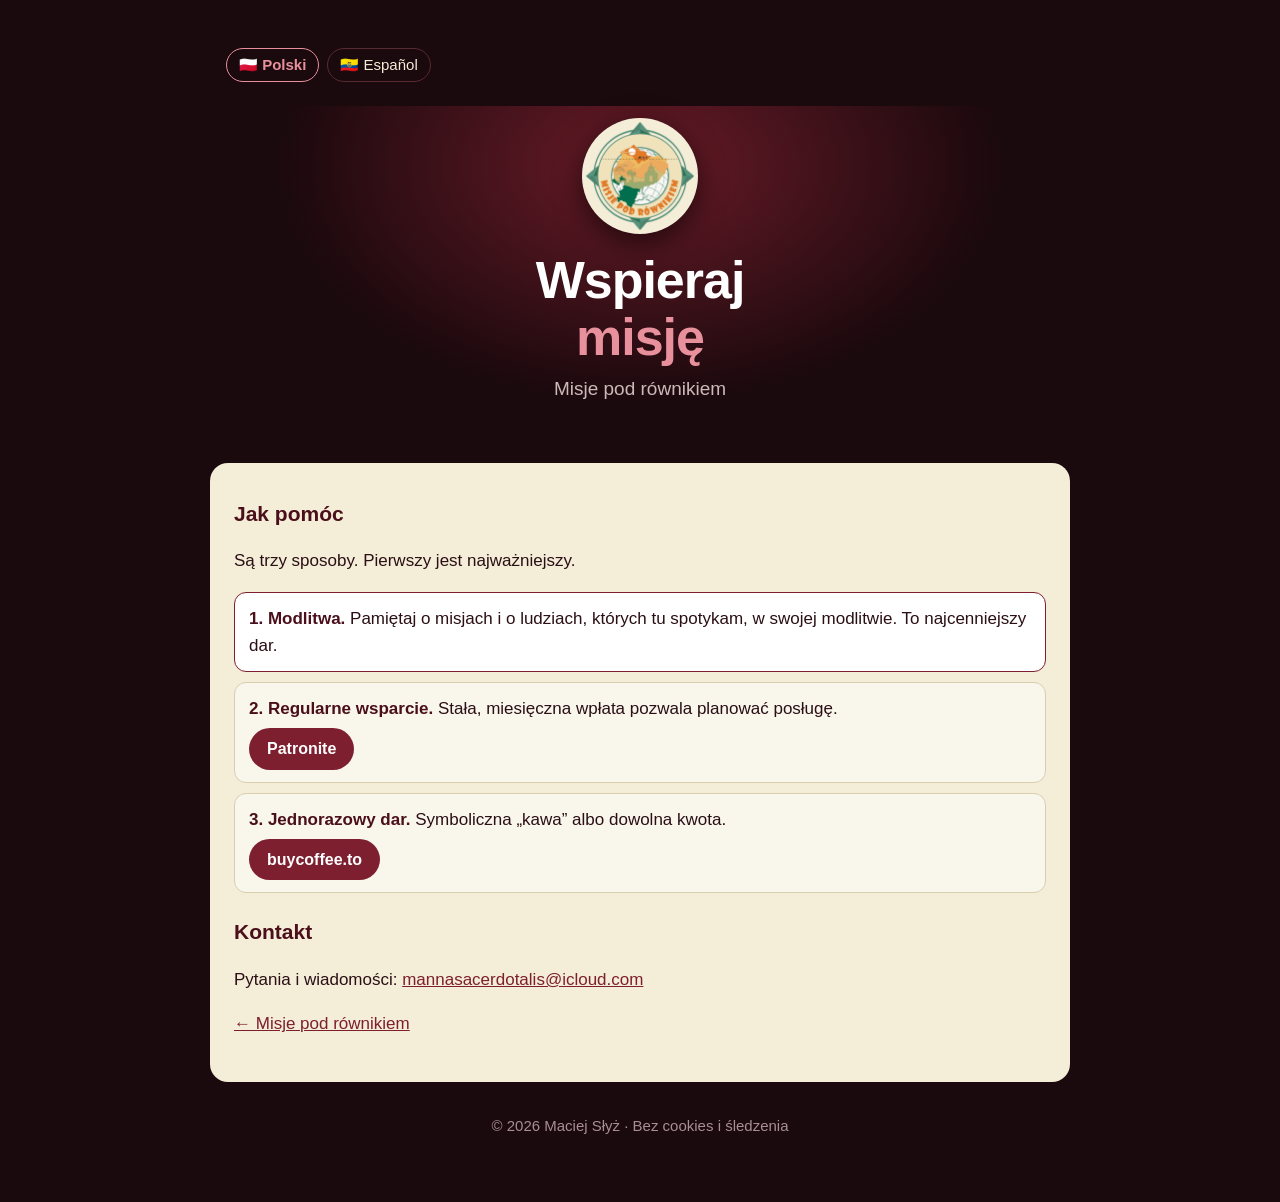
<file: misje/wspieraj/index.html>
<!doctype html>
<html lang="pl">
<head>
<meta charset="utf-8">
<meta name="viewport" content="width=device-width, initial-scale=1">
<title>Wspieraj misję · Misje pod równikiem</title>
<meta name="description" content="Jak wesprzeć posługę misyjną w Ekwadorze. Cómo apoyar el servicio misionero en Ecuador.">
<link rel="icon" href="../logo.png">
<link rel="stylesheet" href="../style.css">
<link rel="stylesheet" href="../misje.css?v=20261123">
</head>
<body class="home">
<main>
<nav class="lang"><a href="#pl" data-lang="pl">🇵🇱 Polski</a><a href="#es" data-lang="es">🇪🇨 Español</a></nav>
<section id="pl" lang="pl">
<div class="hero">
<img class="logo" src="../logo.png" alt="Misje pod równikiem">
<h1>Wspieraj<br><b>misję</b></h1>
<p class="sub">Misje pod równikiem</p>
</div>
<div class="body">
<h2>Jak pomóc</h2>
<p>Są trzy sposoby. Pierwszy jest najważniejszy.</p>
<ul class="help">
<li><strong>1. Modlitwa.</strong> Pamiętaj o misjach i o ludziach, których tu spotykam, w swojej modlitwie. To najcenniejszy dar.</li>
<li><strong>2. Regularne wsparcie.</strong> Stała, miesięczna wpłata pozwala planować posługę.<br><a class="btn" href="https://patronite.pl/xmslyz" rel="noopener">Patronite</a></li>
<li><strong>3. Jednorazowy dar.</strong> Symboliczna „kawa” albo dowolna kwota.<br><a class="btn" href="https://buycoffee.to/xmslyz" rel="noopener">buycoffee.to</a></li>
</ul>
<h2>Kontakt</h2>
<p>Pytania i wiadomości: <a href="mailto:mannasacerdotalis@icloud.com">mannasacerdotalis@icloud.com</a></p>
<p><a href="../#pl">← Misje pod równikiem</a></p>
</div>
</section>
<section id="es" lang="es">
<div class="hero">
<img class="logo" src="../logo.png" alt="Misiones bajo el ecuador">
<h1>Apoya<br><b>la misión</b></h1>
<p class="sub">Misiones bajo el ecuador</p>
</div>
<div class="body">
<h2>Cómo ayudar</h2>
<p>Hay tres maneras. La primera es la más importante.</p>
<ul class="help">
<li><strong>1. Oración.</strong> Recuerde las misiones y a las personas que encuentro aquí en su oración. Es el don más valioso.</li>
<li><strong>2. Apoyo periódico.</strong> Una aportación mensual permite planificar el servicio.<br><a class="btn" href="https://patronite.pl/xmslyz" rel="noopener">Patronite</a></li>
<li><strong>3. Donación única.</strong> Un “café” simbólico o la cantidad que desee.<br><a class="btn" href="https://buycoffee.to/xmslyz" rel="noopener">buycoffee.to</a></li>
</ul>
<h2>Contacto</h2>
<p>Preguntas y mensajes: <a href="mailto:mannasacerdotalis@icloud.com">mannasacerdotalis@icloud.com</a></p>
<p><a href="../#es">← Misiones bajo el ecuador</a></p>
</div>
</section>
<footer>© 2026 Maciej Słyż · Bez cookies i śledzenia</footer>
</main>
<script src="../lang.js"></script>
</body>
</html>
</file>
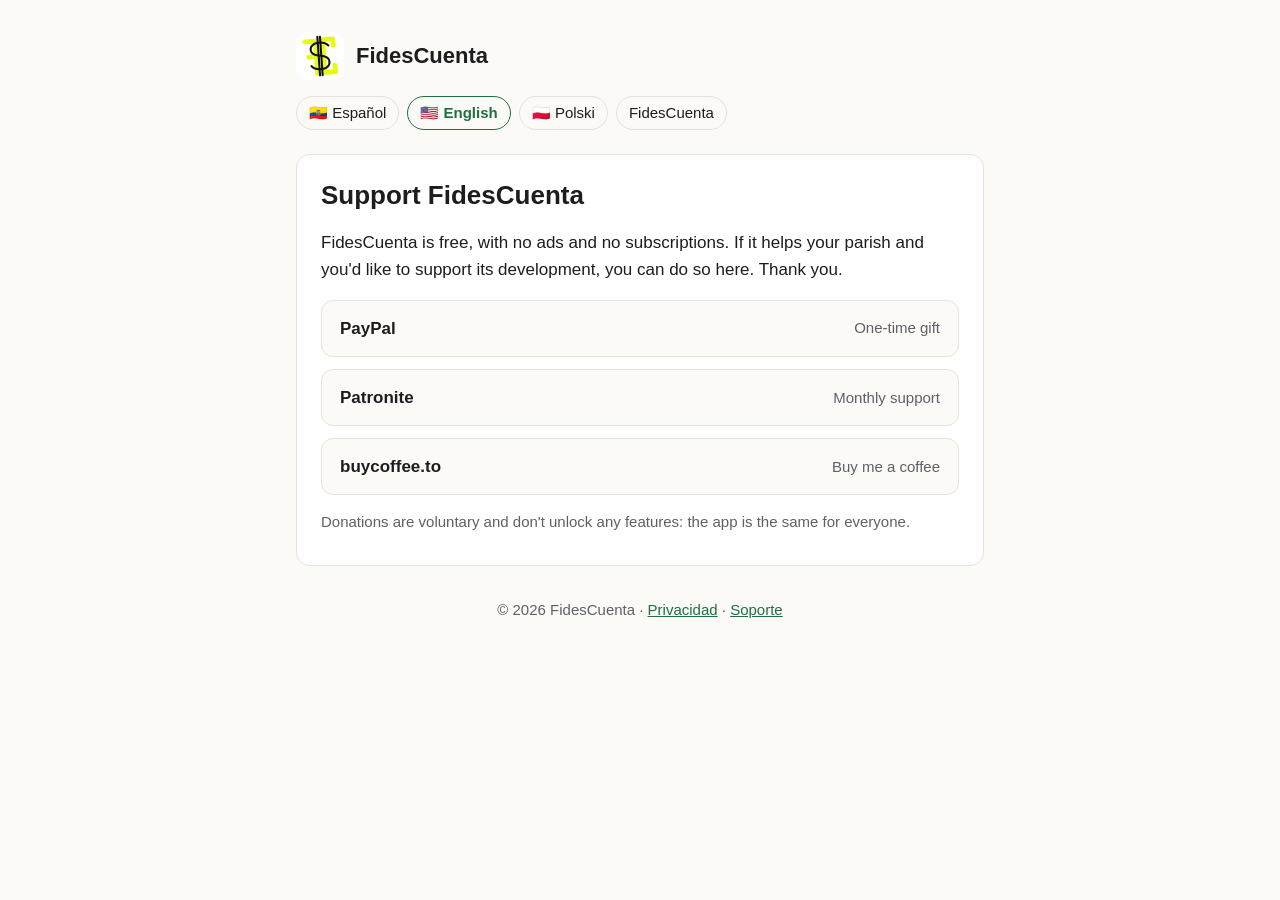
<file: fidescuenta/donar.html>
<!doctype html>
<html lang="es">
<head>
<meta charset="utf-8">
<meta name="viewport" content="width=device-width, initial-scale=1">
<title>FidesCuenta – Apoyar</title>
<meta name="description" content="Apoye el desarrollo de FidesCuenta / Support FidesCuenta / Wesprzyj FidesCuenta">
<link rel="icon" href="icon.png">
<link rel="stylesheet" href="style.css">
<style>
  .give { display: flex; flex-direction: column; gap: 12px; margin: 16px 0 8px; }
  .give a {
    display: flex; align-items: center; justify-content: space-between; gap: 12px;
    padding: 14px 18px; border: 1px solid var(--line); border-radius: 12px;
    color: var(--text); text-decoration: none; background: var(--bg);
  }
  .give a:hover { border-color: var(--accent); }
  .give strong { font-size: 17px; }
  .give span { color: var(--muted); font-size: 15px; }
</style>
</head>
<body>
<main>
<header><img src="icon.png" alt=""><strong>FidesCuenta</strong></header>
<nav class="lang"><a href="#es" data-lang="es">🇪🇨 Español</a><a href="#en" data-lang="en">🇺🇸 English</a><a href="#pl" data-lang="pl">🇵🇱 Polski</a><a data-page="index.html" href="index.html">FidesCuenta</a></nav>

<section id="es" lang="es">
<h1>Apoyar FidesCuenta</h1>
<p>FidesCuenta es gratuita, sin publicidad y sin suscripciones. Si le ayuda en la parroquia y desea apoyar su desarrollo, puede hacerlo aquí. Gracias.</p>
<div class="give">
  <a href="https://paypal.me/xmslyz"><strong>PayPal</strong><span>Donación única</span></a>
  <a href="https://patronite.pl/xmslyz/"><strong>Patronite</strong><span>Apoyo mensual</span></a>
  <a href="https://buycoffee.to/xmslyz"><strong>buycoffee.to</strong><span>Invítame un café</span></a>
</div>
<p class="muted">Las donaciones son voluntarias y no desbloquean funciones: la app es igual para todos.</p>
</section>

<section id="en" lang="en">
<h1>Support FidesCuenta</h1>
<p>FidesCuenta is free, with no ads and no subscriptions. If it helps your parish and you'd like to support its development, you can do so here. Thank you.</p>
<div class="give">
  <a href="https://paypal.me/xmslyz"><strong>PayPal</strong><span>One-time gift</span></a>
  <a href="https://patronite.pl/xmslyz/"><strong>Patronite</strong><span>Monthly support</span></a>
  <a href="https://buycoffee.to/xmslyz"><strong>buycoffee.to</strong><span>Buy me a coffee</span></a>
</div>
<p class="muted">Donations are voluntary and don't unlock any features: the app is the same for everyone.</p>
</section>

<section id="pl" lang="pl">
<h1>Wesprzyj FidesCuenta</h1>
<p>FidesCuenta jest darmowa, bez reklam i bez subskrypcji. Jeśli pomaga Ci w parafii i chcesz wesprzeć jej rozwój, możesz to zrobić tutaj. Dziękuję.</p>
<div class="give">
  <a href="https://paypal.me/xmslyz"><strong>PayPal</strong><span>Jednorazowa wpłata</span></a>
  <a href="https://patronite.pl/xmslyz/"><strong>Patronite</strong><span>Wsparcie co miesiąc</span></a>
  <a href="https://buycoffee.to/xmslyz"><strong>buycoffee.to</strong><span>Postaw kawę</span></a>
</div>
<p class="muted">Wpłaty są dobrowolne i nie odblokowują żadnych funkcji — aplikacja jest taka sama dla wszystkich.</p>
</section>

<footer>© 2026 FidesCuenta · <a href="privacy.html">Privacidad</a> · <a href="support.html">Soporte</a></footer>
</main>
<script src="lang.js"></script>
</body>
</html>
</file>
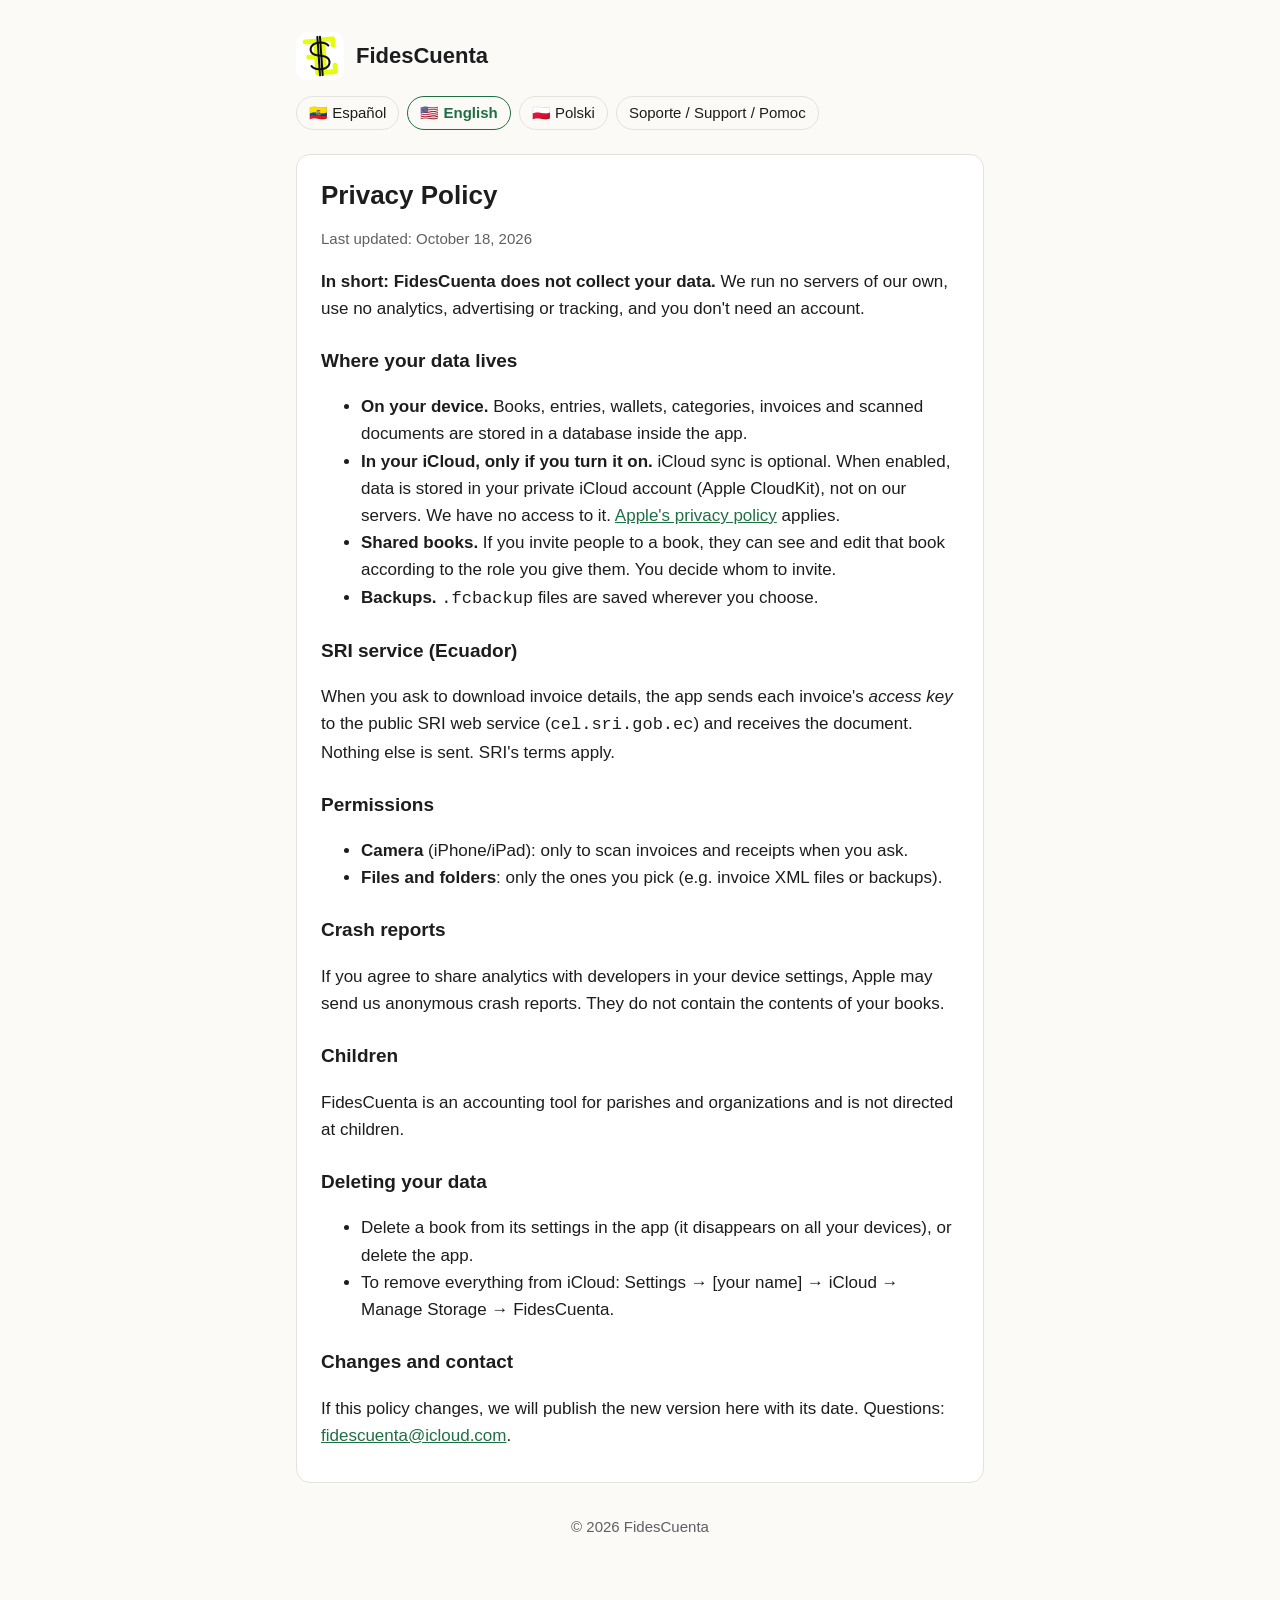
<file: fidescuenta/privacy.html>
<!doctype html>
<html lang="es">
<head>
<meta charset="utf-8">
<meta name="viewport" content="width=device-width, initial-scale=1">
<title>FidesCuenta – Privacidad</title>
<meta name="description" content="Política de privacidad de FidesCuenta / Privacy policy / Polityka prywatności">
<link rel="icon" href="icon.png">
<link rel="stylesheet" href="style.css">
</head>
<body>
<main>
<header><img src="icon.png" alt=""><strong>FidesCuenta</strong></header>
<nav class="lang"><a href="#es" data-lang="es">🇪🇨 Español</a><a href="#en" data-lang="en">🇺🇸 English</a><a href="#pl" data-lang="pl">🇵🇱 Polski</a><a data-page="support.html" href="support.html">Soporte / Support / Pomoc</a></nav>

<!-- ───────────── ES ───────────── -->
<section id="es" lang="es">
<h1>Política de privacidad</h1>
<p class="muted">Última actualización: 18 de octubre de 2026</p>

<p><strong>En resumen: FidesCuenta no recopila sus datos.</strong> No tenemos servidores propios, no usamos analítica, publicidad ni rastreo, y no necesita crear una cuenta.</p>

<h2>Dónde están sus datos</h2>
<ul>
<li><strong>En su dispositivo.</strong> Los libros, movimientos, carteras, categorías, facturas y documentos escaneados se guardan en una base de datos dentro de la app.</li>
<li><strong>En su iCloud, solo si usted lo activa.</strong> La sincronización con iCloud es opcional. Si la activa, los datos se guardan en su cuenta privada de iCloud (CloudKit de Apple), no en servidores nuestros. Nosotros no tenemos acceso a ellos. Se aplica la <a href="https://www.apple.com/legal/privacy/">política de privacidad de Apple</a>.</li>
<li><strong>Libros compartidos.</strong> Si invita a otras personas a un libro, ellas verán y podrán editar ese libro según el rol que usted les asigne. Usted decide a quién invita.</li>
<li><strong>Copias de seguridad.</strong> Los archivos <code>.fcbackup</code> se guardan donde usted elija.</li>
</ul>

<h2>Servicio del SRI (Ecuador)</h2>
<p>Si usted pide descargar el detalle de sus facturas, la app envía la <em>clave de acceso</em> de cada factura al servicio web público del SRI (<code>cel.sri.gob.ec</code>) y recibe el comprobante. No se envía nada más. Se aplican las condiciones del SRI.</p>

<h2>Permisos</h2>
<ul>
<li><strong>Cámara</strong> (iPhone/iPad): solo para escanear facturas y recibos cuando usted lo pide.</li>
<li><strong>Archivos y carpetas</strong>: solo los que usted elige (por ejemplo, archivos XML de facturas o copias de seguridad).</li>
</ul>

<h2>Informes de errores</h2>
<p>Si usted acepta compartir datos con los desarrolladores en los ajustes de su dispositivo, Apple puede enviarnos informes anónimos de fallos. No contienen el contenido de sus libros.</p>

<h2>Niños</h2>
<p>FidesCuenta es una herramienta de contabilidad para parroquias y organizaciones; no está dirigida a niños.</p>

<h2>Cómo borrar sus datos</h2>
<ul>
<li>Borre un libro desde sus ajustes en la app (desaparece en todos sus dispositivos), o elimine la app.</li>
<li>Para borrar todo de iCloud: Ajustes → [su nombre] → iCloud → Gestionar almacenamiento → FidesCuenta.</li>
</ul>

<h2>Cambios y contacto</h2>
<p>Si esta política cambia, publicaremos aquí la nueva versión con su fecha. Preguntas: <a href="mailto:fidescuenta@icloud.com">fidescuenta@icloud.com</a>.</p>
</section>

<!-- ───────────── EN ───────────── -->
<section id="en" lang="en">
<h1>Privacy Policy</h1>
<p class="muted">Last updated: October 18, 2026</p>

<p><strong>In short: FidesCuenta does not collect your data.</strong> We run no servers of our own, use no analytics, advertising or tracking, and you don't need an account.</p>

<h2>Where your data lives</h2>
<ul>
<li><strong>On your device.</strong> Books, entries, wallets, categories, invoices and scanned documents are stored in a database inside the app.</li>
<li><strong>In your iCloud, only if you turn it on.</strong> iCloud sync is optional. When enabled, data is stored in your private iCloud account (Apple CloudKit), not on our servers. We have no access to it. <a href="https://www.apple.com/legal/privacy/">Apple's privacy policy</a> applies.</li>
<li><strong>Shared books.</strong> If you invite people to a book, they can see and edit that book according to the role you give them. You decide whom to invite.</li>
<li><strong>Backups.</strong> <code>.fcbackup</code> files are saved wherever you choose.</li>
</ul>

<h2>SRI service (Ecuador)</h2>
<p>When you ask to download invoice details, the app sends each invoice's <em>access key</em> to the public SRI web service (<code>cel.sri.gob.ec</code>) and receives the document. Nothing else is sent. SRI's terms apply.</p>

<h2>Permissions</h2>
<ul>
<li><strong>Camera</strong> (iPhone/iPad): only to scan invoices and receipts when you ask.</li>
<li><strong>Files and folders</strong>: only the ones you pick (e.g. invoice XML files or backups).</li>
</ul>

<h2>Crash reports</h2>
<p>If you agree to share analytics with developers in your device settings, Apple may send us anonymous crash reports. They do not contain the contents of your books.</p>

<h2>Children</h2>
<p>FidesCuenta is an accounting tool for parishes and organizations and is not directed at children.</p>

<h2>Deleting your data</h2>
<ul>
<li>Delete a book from its settings in the app (it disappears on all your devices), or delete the app.</li>
<li>To remove everything from iCloud: Settings → [your name] → iCloud → Manage Storage → FidesCuenta.</li>
</ul>

<h2>Changes and contact</h2>
<p>If this policy changes, we will publish the new version here with its date. Questions: <a href="mailto:fidescuenta@icloud.com">fidescuenta@icloud.com</a>.</p>
</section>

<!-- ───────────── PL ───────────── -->
<section id="pl" lang="pl">
<h1>Polityka prywatności</h1>
<p class="muted">Ostatnia aktualizacja: 18 października 2026</p>

<p><strong>W skrócie: FidesCuenta nie zbiera Twoich danych.</strong> Nie mamy własnych serwerów, nie używamy analityki, reklam ani śledzenia, a konto nie jest potrzebne.</p>

<h2>Gdzie są Twoje dane</h2>
<ul>
<li><strong>Na Twoim urządzeniu.</strong> Księgi, wpisy, portfele, kategorie, faktury i skany są zapisane w bazie danych wewnątrz aplikacji.</li>
<li><strong>W Twoim iCloud — tylko jeśli to włączysz.</strong> Synchronizacja z iCloud jest opcjonalna. Po włączeniu dane trafiają do Twojego prywatnego konta iCloud (Apple CloudKit), nie na nasze serwery. Nie mamy do nich dostępu. Obowiązuje <a href="https://www.apple.com/legal/privacy/">polityka prywatności Apple</a>.</li>
<li><strong>Księgi udostępnione.</strong> Osoby, które zaprosisz do księgi, widzą ją i mogą ją zmieniać zgodnie z nadaną rolą. To Ty decydujesz, kogo zaprosić.</li>
<li><strong>Kopie zapasowe.</strong> Pliki <code>.fcbackup</code> zapisujesz tam, gdzie wybierzesz.</li>
</ul>

<h2>Usługa SRI (Ekwador)</h2>
<p>Gdy poprosisz o pobranie szczegółów faktur, aplikacja wysyła <em>klucz dostępu</em> każdej faktury do publicznej usługi SRI (<code>cel.sri.gob.ec</code>) i odbiera dokument. Nic więcej nie jest wysyłane. Obowiązują zasady SRI.</p>

<h2>Uprawnienia</h2>
<ul>
<li><strong>Aparat</strong> (iPhone/iPad): tylko do skanowania faktur i paragonów, gdy o to poprosisz.</li>
<li><strong>Pliki i foldery</strong>: tylko te, które sam wybierzesz (np. pliki XML faktur albo kopie zapasowe).</li>
</ul>

<h2>Raporty awarii</h2>
<p>Jeśli w ustawieniach urządzenia zgodzisz się udostępniać dane twórcom aplikacji, Apple może przesłać nam anonimowe raporty awarii. Nie zawierają treści Twoich ksiąg.</p>

<h2>Dzieci</h2>
<p>FidesCuenta to narzędzie księgowe dla parafii i organizacji; nie jest skierowane do dzieci.</p>

<h2>Usuwanie danych</h2>
<ul>
<li>Usuń księgę w jej ustawieniach w aplikacji (zniknie na wszystkich urządzeniach) albo usuń aplikację.</li>
<li>Aby usunąć wszystko z iCloud: Ustawienia → [Twoje imię] → iCloud → Zarządzaj pamięcią → FidesCuenta.</li>
</ul>

<h2>Zmiany i kontakt</h2>
<p>Jeśli polityka się zmieni, opublikujemy tu nową wersję z datą. Pytania: <a href="mailto:fidescuenta@icloud.com">fidescuenta@icloud.com</a>.</p>
</section>

<footer>© 2026 FidesCuenta</footer>
</main>
<script src="lang.js"></script>
</body>
</html>
</file>
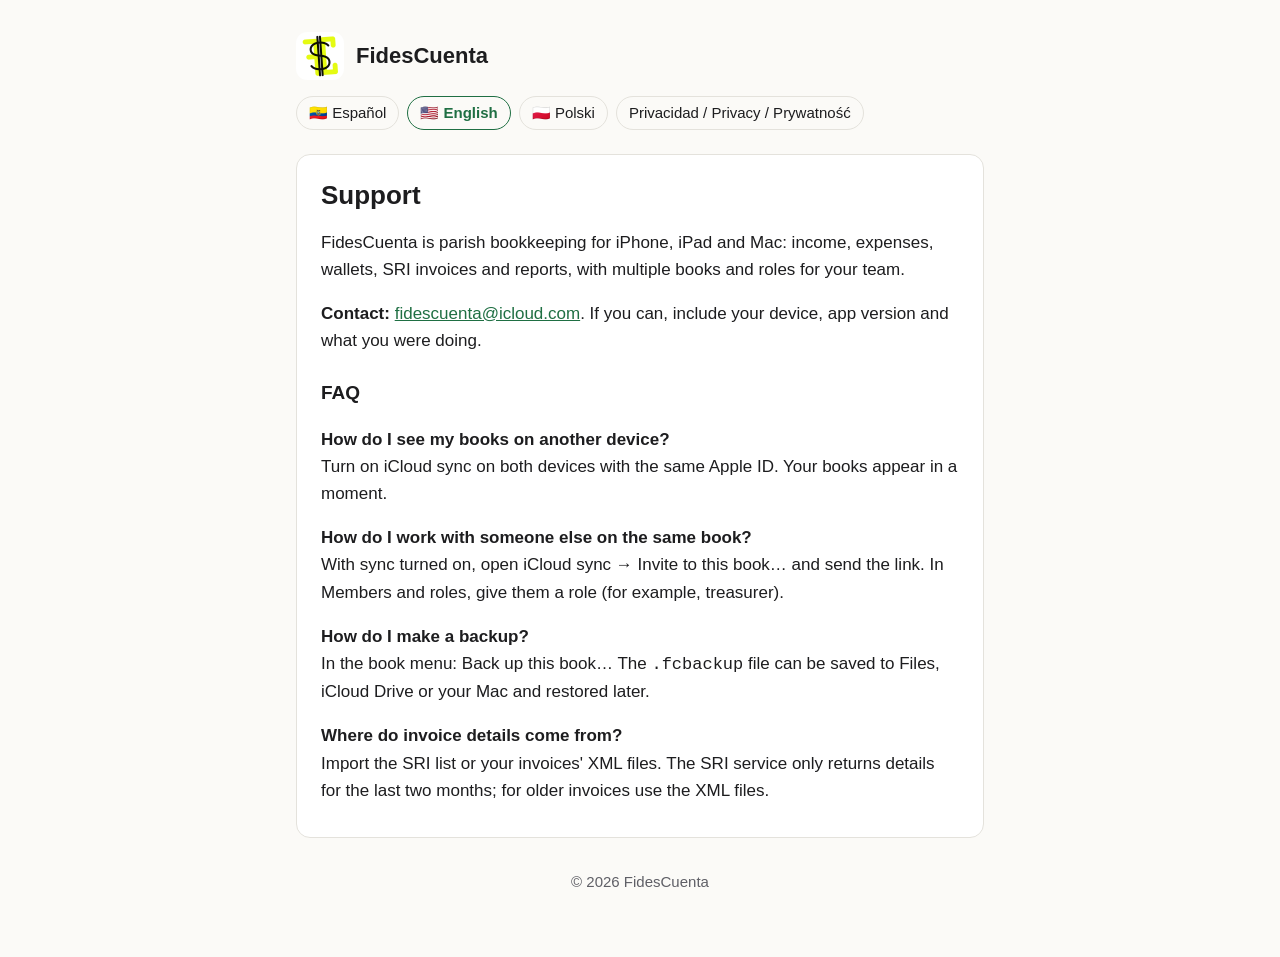
<file: fidescuenta/support.html>
<!doctype html>
<html lang="es">
<head>
<meta charset="utf-8">
<meta name="viewport" content="width=device-width, initial-scale=1">
<title>FidesCuenta – Soporte</title>
<meta name="description" content="Ayuda y contacto de FidesCuenta / Support / Pomoc">
<link rel="icon" href="icon.png">
<link rel="stylesheet" href="style.css">
</head>
<body>
<main>
<header><img src="icon.png" alt=""><strong>FidesCuenta</strong></header>
<nav class="lang"><a href="#es" data-lang="es">🇪🇨 Español</a><a href="#en" data-lang="en">🇺🇸 English</a><a href="#pl" data-lang="pl">🇵🇱 Polski</a><a data-page="privacy.html" href="privacy.html">Privacidad / Privacy / Prywatność</a></nav>

<!-- ───────────── ES ───────────── -->
<section id="es" lang="es">
<h1>Soporte</h1>
<p>FidesCuenta es la contabilidad de la parroquia en iPhone, iPad y Mac: ingresos, gastos, carteras, facturas del SRI e informes, con varios libros y roles para el equipo.</p>
<p><strong>Contacto:</strong> <a href="mailto:fidescuenta@icloud.com">fidescuenta@icloud.com</a>. Si es posible, indique su dispositivo, la versión de la app y qué estaba haciendo.</p>

<h2>Preguntas frecuentes</h2>
<p><strong>¿Cómo veo mis libros en otro dispositivo?</strong><br>Active la sincronización con iCloud en ambos dispositivos, con el mismo ID de Apple. Los libros aparecen en unos momentos.</p>
<p><strong>¿Cómo trabajo con otra persona en el mismo libro?</strong><br>Con la sincronización activada, abra Sincronización iCloud → Invitar a este libro… y envíe el enlace. En Miembros y roles asígnele un rol (por ejemplo, tesorero).</p>
<p><strong>¿Cómo hago una copia de seguridad?</strong><br>En el menú del libro: Copia de seguridad de este libro… El archivo <code>.fcbackup</code> se puede guardar en Archivos, iCloud Drive o en el Mac, y restaurar más tarde.</p>
<p><strong>¿De dónde salen los detalles de las facturas?</strong><br>Importe el listado del SRI o los archivos XML de sus facturas. El servicio del SRI entrega el detalle solo de los últimos dos meses; para facturas anteriores use los XML.</p>
</section>

<!-- ───────────── EN ───────────── -->
<section id="en" lang="en">
<h1>Support</h1>
<p>FidesCuenta is parish bookkeeping for iPhone, iPad and Mac: income, expenses, wallets, SRI invoices and reports, with multiple books and roles for your team.</p>
<p><strong>Contact:</strong> <a href="mailto:fidescuenta@icloud.com">fidescuenta@icloud.com</a>. If you can, include your device, app version and what you were doing.</p>

<h2>FAQ</h2>
<p><strong>How do I see my books on another device?</strong><br>Turn on iCloud sync on both devices with the same Apple ID. Your books appear in a moment.</p>
<p><strong>How do I work with someone else on the same book?</strong><br>With sync turned on, open iCloud sync → Invite to this book… and send the link. In Members and roles, give them a role (for example, treasurer).</p>
<p><strong>How do I make a backup?</strong><br>In the book menu: Back up this book… The <code>.fcbackup</code> file can be saved to Files, iCloud Drive or your Mac and restored later.</p>
<p><strong>Where do invoice details come from?</strong><br>Import the SRI list or your invoices' XML files. The SRI service only returns details for the last two months; for older invoices use the XML files.</p>
</section>

<!-- ───────────── PL ───────────── -->
<section id="pl" lang="pl">
<h1>Pomoc</h1>
<p>FidesCuenta to księgowość parafii na iPhonie, iPadzie i Macu: wpływy, wydatki, portfele, faktury z SRI i raporty, z wieloma księgami i rolami dla zespołu.</p>
<p><strong>Kontakt:</strong> <a href="mailto:fidescuenta@icloud.com">fidescuenta@icloud.com</a>. Jeśli możesz, podaj urządzenie, wersję aplikacji i co robiłeś.</p>

<h2>Częste pytania</h2>
<p><strong>Jak zobaczyć księgi na innym urządzeniu?</strong><br>Włącz synchronizację iCloud na obu urządzeniach, z tym samym Apple ID. Księgi pojawią się po chwili.</p>
<p><strong>Jak pracować z kimś nad tą samą księgą?</strong><br>Przy włączonej synchronizacji otwórz Synchronizacja iCloud → Zaproś do tej księgi… i wyślij link. W „Członkowie i role” nadaj tej osobie rolę (np. skarbnik).</p>
<p><strong>Jak zrobić kopię zapasową?</strong><br>W menu księgi: Kopia zapasowa tej księgi… Plik <code>.fcbackup</code> można zapisać w Plikach, iCloud Drive albo na Macu i później odtworzyć.</p>
<p><strong>Skąd biorą się szczegóły faktur?</strong><br>Zaimportuj listę z SRI albo pliki XML faktur. Usługa SRI oddaje szczegóły tylko z ostatnich dwóch miesięcy; dla starszych faktur użyj plików XML.</p>
</section>

<footer>© 2026 FidesCuenta</footer>
</main>
<script src="lang.js"></script>
</body>
</html>
</file>
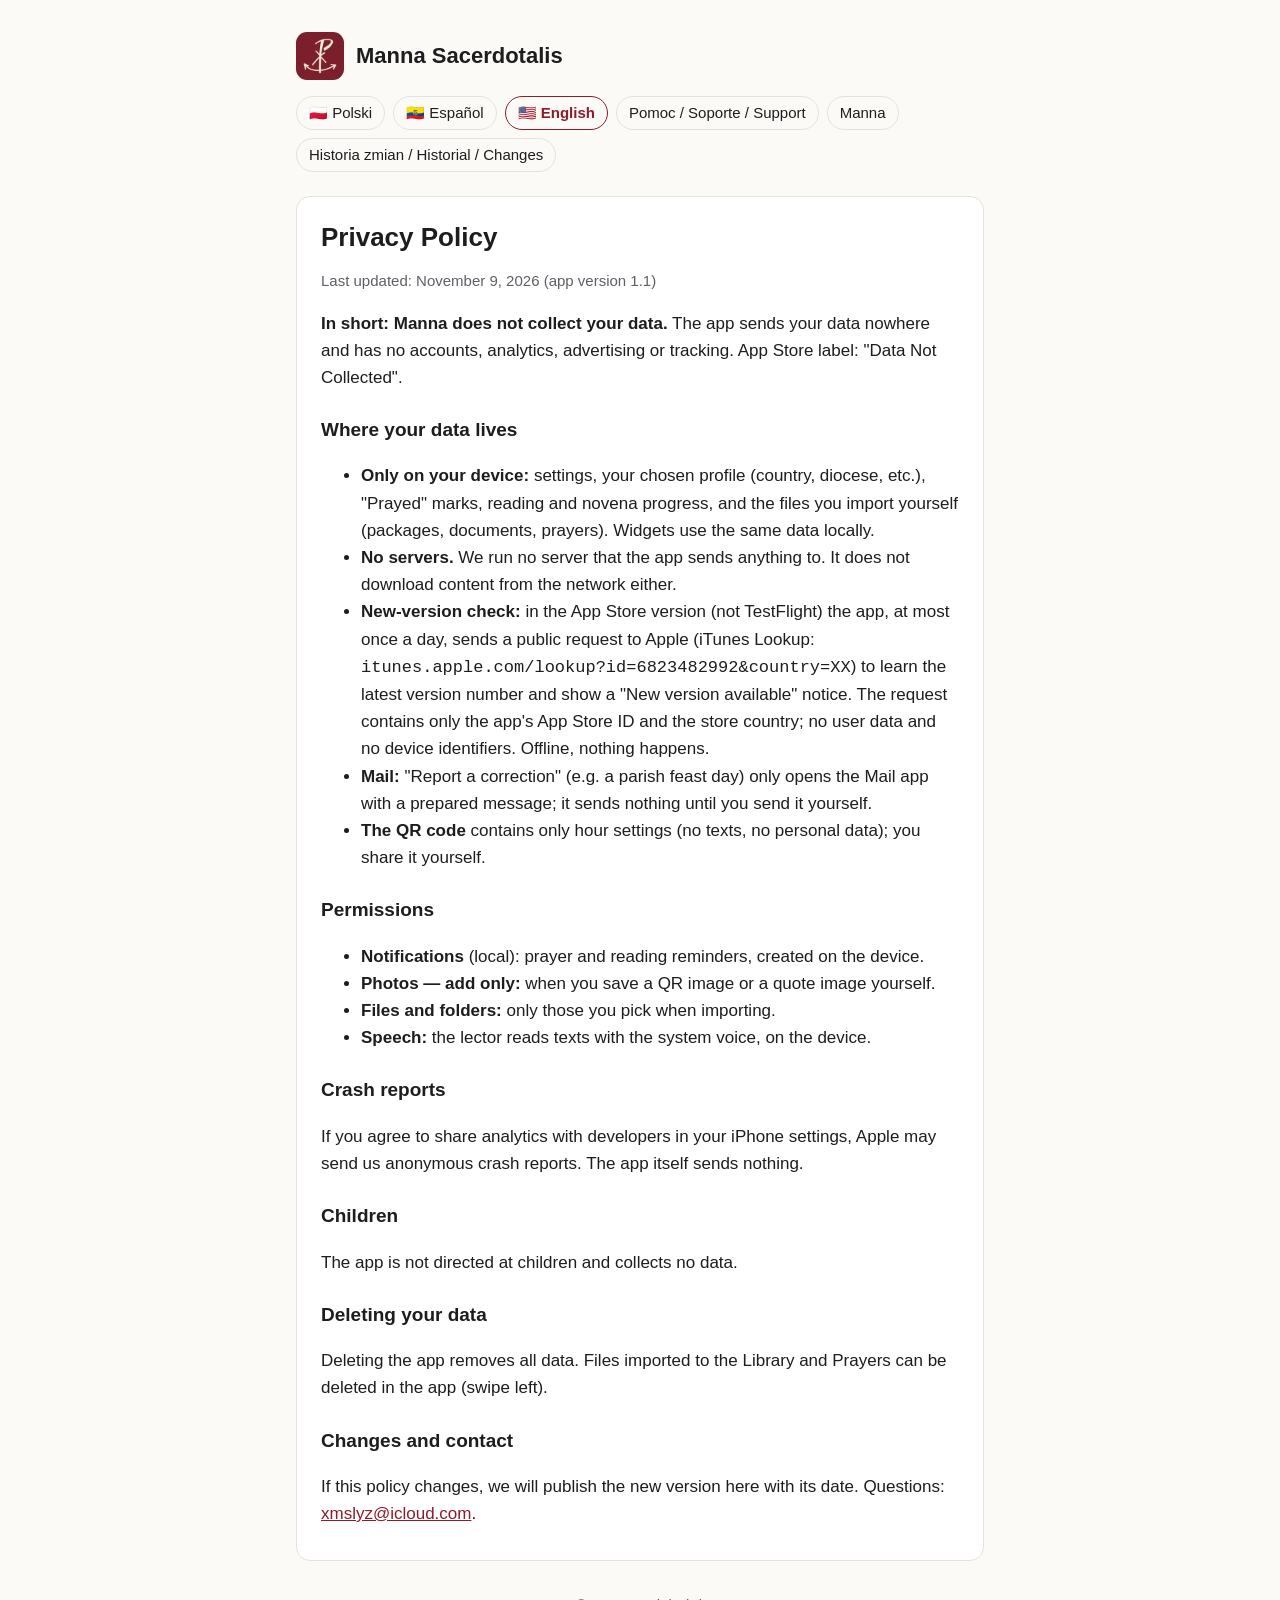
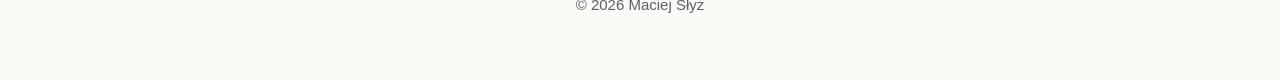
<file: manna/prywatnosc.html>
<!doctype html>
<html lang="pl">
<head>
<meta charset="utf-8">
<meta name="viewport" content="width=device-width, initial-scale=1">
<title>Manna – Prywatność / Privacidad / Privacy</title>
<meta name="description" content="Polityka prywatności Manna Sacerdotalis / Política de privacidad / Privacy policy">
<link rel="icon" href="icon.png">
<link rel="stylesheet" href="style.css">
</head>
<body>
<main>
<header><img src="icon.png" alt=""><strong>Manna Sacerdotalis</strong></header>
<nav class="lang"><a href="#pl" data-lang="pl">🇵🇱 Polski</a><a href="#es" data-lang="es">🇪🇨 Español</a><a href="#en" data-lang="en">🇺🇸 English</a><a data-page="wsparcie.html" href="wsparcie.html">Pomoc / Soporte / Support</a><a data-page="index.html" href="index.html">Manna</a><a data-page="zmiany.html" href="zmiany.html">Historia zmian / Historial / Changes</a></nav>
<section id="pl" lang="pl">
<h1>Polityka prywatności</h1>
<p class="muted">Ostatnia aktualizacja: 9 listopada 2026 (wersja aplikacji 1.1)</p>
<p><strong>W skrócie: Manna nie zbiera Twoich danych.</strong> Aplikacja nie wysyła Twoich danych nigdzie, nie ma kont, analityki, reklam ani śledzenia. W App Store: „Data Not Collected”.</p>
<h2>Gdzie są Twoje dane</h2>
<ul>
<li><strong>Tylko na Twoim urządzeniu:</strong> ustawienia, wybrany profil (kraj, diecezja itd.), zaznaczenia „Odmówione”, postęp lektur i nowenn oraz pliki, które sam wczytasz (paczki, dokumenty, modlitwy). Widżety korzystają z tych samych danych lokalnie.</li>
<li><strong>Brak serwerów.</strong> Nie mamy serwera, na który aplikacja cokolwiek wysyłałaby. Nie pobiera też treści z sieci.</li>
<li><strong>Sprawdzanie nowej wersji:</strong> w wersji ze sklepu App Store (nie w TestFlight) aplikacja najwyżej raz na dobę wysyła publiczne zapytanie do Apple (iTunes Lookup: <code>itunes.apple.com/lookup?id=6823482992&amp;country=XX</code>), by sprawdzić numer najnowszej wersji i pokazać komunikat „Jest nowa wersja”. Zapytanie zawiera tylko numer aplikacji w App Store i kraj sklepu — żadnych danych użytkownika ani identyfikatorów urządzenia. Bez internetu nic się nie dzieje.</li>
<li><strong>Poczta:</strong> „Zgłoś poprawkę” (np. dnia odpustu parafii) tylko otwiera aplikację Mail z przygotowaną wiadomością; niczego nie wysyła, dopóki sam jej nie wyślesz.</li>
<li><strong>Kod QR</strong> zawiera tylko ustawienia godziny modlitwy (bez tekstów i bez danych osobowych); udostępniasz go sam.</li>
</ul>
<h2>Uprawnienia</h2>
<ul>
<li><strong>Powiadomienia</strong> (lokalne): przypomnienia o modlitwie i lekturze; tworzone na urządzeniu.</li>
<li><strong>Zdjęcia — tylko dodawanie:</strong> gdy sam zapiszesz obraz z kodem QR albo grafikę fragmentu.</li>
<li><strong>Pliki i foldery:</strong> tylko te, które wskażesz przy imporcie.</li>
<li><strong>Mowa:</strong> lektor czyta teksty głosem systemowym, na urządzeniu.</li>
</ul>
<h2>Raporty awarii</h2>
<p>Jeśli w ustawieniach iPhone'a zgodzisz się udostępniać dane analityczne twórcom aplikacji, Apple może przekazać nam anonimowe raporty awarii. Aplikacja sama niczego nie wysyła.</p>
<h2>Dzieci</h2>
<p>Aplikacja nie jest skierowana do dzieci i nie zbiera żadnych danych.</p>
<h2>Usuwanie danych</h2>
<p>Usunięcie aplikacji usuwa wszystkie dane. Pliki wczytane do Biblioteki i Modlitw możesz usunąć w aplikacji (przesunięcie w lewo).</p>
<h2>Zmiany i kontakt</h2>
<p>Gdy polityka się zmieni, opublikujemy tu nową wersję z datą. Pytania: <a href="mailto:xmslyz@icloud.com">xmslyz@icloud.com</a>.</p>
</section>
<section id="es" lang="es">
<h1>Política de privacidad</h1>
<p class="muted">Última actualización: 9 de noviembre de 2026 (versión 1.1 de la app)</p>
<p><strong>En resumen: Manna no recopila sus datos.</strong> La app no envía sus datos a ninguna parte, no tiene cuentas, analítica, publicidad ni rastreo. En el App Store: «Data Not Collected».</p>
<h2>Dónde están sus datos</h2>
<ul>
<li><strong>Solo en su dispositivo:</strong> ajustes, perfil elegido (país, diócesis, etc.), marcas de «Rezado», progreso de lecturas y novenas, y los archivos que usted importa (paquetes, documentos, oraciones). Los widgets usan esos mismos datos localmente.</li>
<li><strong>Sin servidores.</strong> No tenemos ningún servidor al que la app envíe algo. Tampoco descarga contenido de la red.</li>
<li><strong>Comprobación de nueva versión:</strong> en la versión de la App Store (no en TestFlight) la app, como máximo una vez al día, envía una consulta pública a Apple (iTunes Lookup: <code>itunes.apple.com/lookup?id=6823482992&amp;country=XX</code>) para saber el número de la última versión y mostrar el aviso «Hay una nueva versión». La consulta contiene solo el número de la app en la App Store y el país de la tienda; ningún dato del usuario ni identificador del dispositivo. Sin internet no ocurre nada.</li>
<li><strong>Correo:</strong> «Notificar una corrección» (p. ej., el día de la fiesta de la parroquia) solo abre la app Mail con un mensaje preparado; no envía nada hasta que usted lo envíe.</li>
<li><strong>El código QR</strong> contiene solo los ajustes de la hora de oración (sin textos ni datos personales); lo comparte usted.</li>
</ul>
<h2>Permisos</h2>
<ul>
<li><strong>Notificaciones</strong> (locales): recordatorios de oración y lectura; se crean en el dispositivo.</li>
<li><strong>Fotos — solo añadir:</strong> cuando usted guarda la imagen del código QR o una imagen de un fragmento.</li>
<li><strong>Archivos y carpetas:</strong> solo los que usted elige al importar.</li>
<li><strong>Voz:</strong> el lector lee los textos con la voz del sistema, en el dispositivo.</li>
</ul>
<h2>Informes de errores</h2>
<p>Si usted acepta compartir datos de análisis con los desarrolladores en los ajustes del iPhone, Apple puede enviarnos informes anónimos de fallos. La app no envía nada por sí misma.</p>
<h2>Niños</h2>
<p>La app no está dirigida a niños y no recopila datos.</p>
<h2>Cómo borrar sus datos</h2>
<p>Al eliminar la app se borran todos los datos. Los archivos importados a la Biblioteca y a Oraciones se pueden borrar en la app (deslizando a la izquierda).</p>
<h2>Cambios y contacto</h2>
<p>Si la política cambia, publicaremos aquí la nueva versión con su fecha. Preguntas: <a href="mailto:xmslyz@icloud.com">xmslyz@icloud.com</a>.</p>
</section>
<section id="en" lang="en">
<h1>Privacy Policy</h1>
<p class="muted">Last updated: November 9, 2026 (app version 1.1)</p>
<p><strong>In short: Manna does not collect your data.</strong> The app sends your data nowhere and has no accounts, analytics, advertising or tracking. App Store label: "Data Not Collected".</p>
<h2>Where your data lives</h2>
<ul>
<li><strong>Only on your device:</strong> settings, your chosen profile (country, diocese, etc.), "Prayed" marks, reading and novena progress, and the files you import yourself (packages, documents, prayers). Widgets use the same data locally.</li>
<li><strong>No servers.</strong> We run no server that the app sends anything to. It does not download content from the network either.</li>
<li><strong>New-version check:</strong> in the App Store version (not TestFlight) the app, at most once a day, sends a public request to Apple (iTunes Lookup: <code>itunes.apple.com/lookup?id=6823482992&amp;country=XX</code>) to learn the latest version number and show a "New version available" notice. The request contains only the app's App Store ID and the store country; no user data and no device identifiers. Offline, nothing happens.</li>
<li><strong>Mail:</strong> "Report a correction" (e.g. a parish feast day) only opens the Mail app with a prepared message; it sends nothing until you send it yourself.</li>
<li><strong>The QR code</strong> contains only hour settings (no texts, no personal data); you share it yourself.</li>
</ul>
<h2>Permissions</h2>
<ul>
<li><strong>Notifications</strong> (local): prayer and reading reminders, created on the device.</li>
<li><strong>Photos — add only:</strong> when you save a QR image or a quote image yourself.</li>
<li><strong>Files and folders:</strong> only those you pick when importing.</li>
<li><strong>Speech:</strong> the lector reads texts with the system voice, on the device.</li>
</ul>
<h2>Crash reports</h2>
<p>If you agree to share analytics with developers in your iPhone settings, Apple may send us anonymous crash reports. The app itself sends nothing.</p>
<h2>Children</h2>
<p>The app is not directed at children and collects no data.</p>
<h2>Deleting your data</h2>
<p>Deleting the app removes all data. Files imported to the Library and Prayers can be deleted in the app (swipe left).</p>
<h2>Changes and contact</h2>
<p>If this policy changes, we will publish the new version here with its date. Questions: <a href="mailto:xmslyz@icloud.com">xmslyz@icloud.com</a>.</p>
</section>
<footer>© 2026 Maciej Słyż</footer>
</main>
<script src="lang.js"></script>
</body>
</html>
</file>
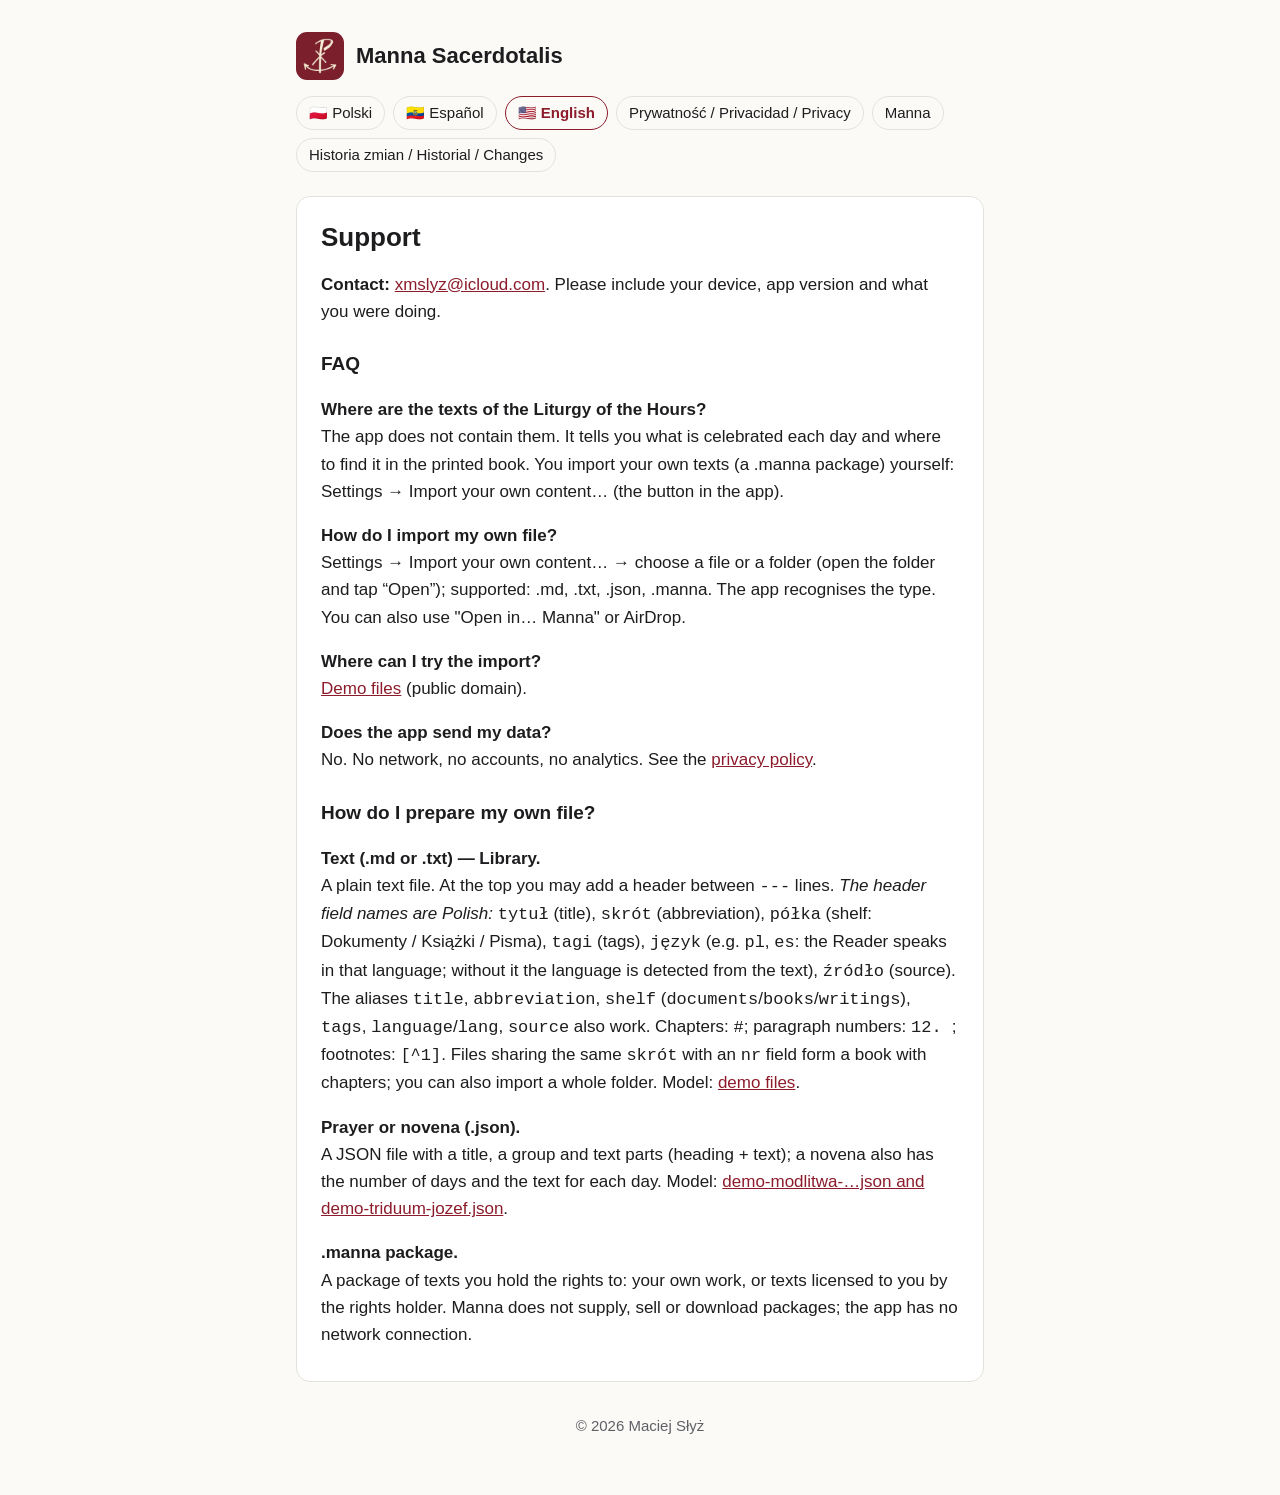
<file: manna/wsparcie.html>
<!doctype html>
<html lang="pl">
<head>
<meta charset="utf-8">
<meta name="viewport" content="width=device-width, initial-scale=1">
<title>Manna – Pomoc / Soporte / Support</title>
<meta name="description" content="Pomoc i kontakt Manna Sacerdotalis / Soporte / Support">
<link rel="icon" href="icon.png">
<link rel="stylesheet" href="style.css">
</head>
<body>
<main>
<header><img src="icon.png" alt=""><strong>Manna Sacerdotalis</strong></header>
<nav class="lang"><a href="#pl" data-lang="pl">🇵🇱 Polski</a><a href="#es" data-lang="es">🇪🇨 Español</a><a href="#en" data-lang="en">🇺🇸 English</a><a data-page="prywatnosc.html" href="prywatnosc.html">Prywatność / Privacidad / Privacy</a><a data-page="index.html" href="index.html">Manna</a><a data-page="zmiany.html" href="zmiany.html">Historia zmian / Historial / Changes</a></nav>
<section id="pl" lang="pl">
<h1>Pomoc</h1>
<p><strong>Kontakt:</strong> <a href="mailto:xmslyz@icloud.com">xmslyz@icloud.com</a>. Podaj urządzenie, wersję aplikacji i co robiłeś.</p>
<h2>Częste pytania</h2>
<p><strong>Gdzie są teksty Liturgii godzin?</strong><br>Aplikacja ich nie zawiera. Mówi, co przypada danego dnia i gdzie to znaleźć w papierowej księdze. Własne teksty (paczka .manna) wczytujesz sam: Ustawienia → Importuj własne treści….</p>
<p><strong>Jak wczytać własny plik?</strong><br>Ustawienia → Importuj własne treści… → „Pliki…” albo „Folder…” (w folderze stuknij „Otwórz”); obsługiwane: .md, .txt, .json, .manna. Aplikacja rozpozna rodzaj. Można też otworzyć plik przez „Otwórz w… Manna” albo AirDrop.</p>
<p><strong>Gdzie wypróbować import?</strong><br><a href="demo/">Pliki demonstracyjne</a> (domena publiczna).</p>
<p><strong>Czy aplikacja wysyła moje dane?</strong><br>Nie. Brak sieci, kont i analityki. Zobacz <a href="prywatnosc.html#pl">politykę prywatności</a>.</p>
<h2>Jak przygotować własny plik?</h2>
<p><strong>Tekst (.md lub .txt) — Biblioteka.</strong><br>Zwykły plik tekstowy. Na początku można dodać nagłówek między liniami <code>---</code> z polami: <code>tytuł</code>, <code>skrót</code>, <code>półka</code> (Dokumenty / Książki / Pisma), <code>tagi</code>, <code>język</code> (np. <code>pl</code>, <code>es</code> — tym językiem czyta Lektor; bez pola język jest rozpoznawany z treści), <code>źródło</code>. Rozdziały zaczynasz od <code>#</code>, numery punktów piszesz jako <code>12. </code>, przypisy jako <code>[^1]</code>. Pliki o tym samym <code>skrót</code> i z polem <code>nr</code> tworzą książkę z rozdziałami; można wczytać cały folder. Wzór: <a href="demo/">pliki demonstracyjne</a>.</p>
<p><strong>Modlitwa lub nowenna (.json).</strong><br>Plik JSON z tytułem, grupą i częściami tekstu (nagłówek + tekst); nowenna ma dodatkowo liczbę dni i teksty na poszczególne dni. Wzór: <a href="demo/">demo-modlitwa-…json i demo-triduum-jozef.json</a>.</p>
<p><strong>Paczka .manna.</strong><br>Paczka z tekstami, do których masz prawo: własnymi opracowaniami albo tekstami udostępnionymi Ci na licencji przez właściciela praw. Manna nie dostarcza, nie sprzedaje i nie pobiera paczek; aplikacja nie ma połączenia z siecią.</p>
</section>
<section id="es" lang="es">
<h1>Soporte</h1>
<p><strong>Contacto:</strong> <a href="mailto:xmslyz@icloud.com">xmslyz@icloud.com</a>. Indique su dispositivo, la versión de la app y qué estaba haciendo.</p>
<h2>Preguntas frecuentes</h2>
<p><strong>¿Dónde están los textos de la Liturgia de las Horas?</strong><br>La aplicación no los incluye. Indica qué toca cada día y dónde encontrarlo en el libro impreso. Sus propios textos (paquete .manna) los importa usted: Ajustes → Importar contenidos propios….</p>
<p><strong>¿Cómo importo un archivo propio?</strong><br>Ajustes → Importar contenidos propios… → «Archivos…» o «Carpeta…» (en una carpeta, pulse «Abrir»); admite .md, .txt, .json, .manna. La app reconoce el tipo. También con «Abrir en… Manna» o AirDrop.</p>
<p><strong>¿Dónde probar la importación?</strong><br><a href="demo/">Archivos de demostración</a> (dominio público).</p>
<p><strong>¿La app envía mis datos?</strong><br>No. Sin red, sin cuentas, sin analítica. Vea la <a href="prywatnosc.html#es">política de privacidad</a>.</p>
<h2>¿Cómo preparo un archivo propio?</h2>
<p><strong>Texto (.md o .txt) — Biblioteca.</strong><br>Un archivo de texto normal. Al principio puede llevar un encabezado entre líneas <code>---</code>. <em>Los nombres de los campos del encabezado se escriben en polaco:</em> <code>tytuł</code> (título), <code>skrót</code> (abreviatura), <code>półka</code> (estante: Dokumenty / Książki / Pisma), <code>tagi</code> (etiquetas), <code>język</code> (p. ej. <code>pl</code>, <code>es</code>: el Lector lee en ese idioma; sin el campo lo reconoce por el contenido), <code>źródło</code> (fuente). También se aceptan los alias <code>title</code>, <code>abbreviation</code>, <code>shelf</code> (<code>documents</code>/<code>books</code>/<code>writings</code>), <code>tags</code>, <code>language</code>/<code>lang</code>/<code>idioma</code>, <code>source</code>. Capítulos: <code>#</code>; números de párrafo: <code>12. </code>; notas: <code>[^1]</code>. Los archivos con la misma <code>skrót</code> y un campo <code>nr</code> forman un libro con capítulos; también se puede importar una carpeta entera. Modelo: <a href="demo/">archivos de demostración</a>.</p>
<p><strong>Oración o novena (.json).</strong><br>Un archivo JSON con título, grupo y partes del texto (encabezado + texto); la novena añade el número de días y los textos de cada día. Modelo: <a href="demo/">demo-modlitwa-…json y demo-triduum-jozef.json</a>.</p>
<p><strong>Paquete .manna.</strong><br>Un paquete con textos sobre los que usted tiene derechos: elaboraciones propias o textos cedidos bajo licencia por el titular de los derechos. Manna no proporciona, no vende ni descarga paquetes; la app no tiene conexión a la red.</p>
</section>
<section id="en" lang="en">
<h1>Support</h1>
<p><strong>Contact:</strong> <a href="mailto:xmslyz@icloud.com">xmslyz@icloud.com</a>. Please include your device, app version and what you were doing.</p>
<h2>FAQ</h2>
<p><strong>Where are the texts of the Liturgy of the Hours?</strong><br>The app does not contain them. It tells you what is celebrated each day and where to find it in the printed book. You import your own texts (a .manna package) yourself: Settings → Import your own content… (the button in the app).</p>
<p><strong>How do I import my own file?</strong><br>Settings → Import your own content… → choose a file or a folder (open the folder and tap “Open”); supported: .md, .txt, .json, .manna. The app recognises the type. You can also use "Open in… Manna" or AirDrop.</p>
<p><strong>Where can I try the import?</strong><br><a href="demo/">Demo files</a> (public domain).</p>
<p><strong>Does the app send my data?</strong><br>No. No network, no accounts, no analytics. See the <a href="prywatnosc.html#en">privacy policy</a>.</p>
<h2>How do I prepare my own file?</h2>
<p><strong>Text (.md or .txt) — Library.</strong><br>A plain text file. At the top you may add a header between <code>---</code> lines. <em>The header field names are Polish:</em> <code>tytuł</code> (title), <code>skrót</code> (abbreviation), <code>półka</code> (shelf: Dokumenty / Książki / Pisma), <code>tagi</code> (tags), <code>język</code> (e.g. <code>pl</code>, <code>es</code>: the Reader speaks in that language; without it the language is detected from the text), <code>źródło</code> (source). The aliases <code>title</code>, <code>abbreviation</code>, <code>shelf</code> (<code>documents</code>/<code>books</code>/<code>writings</code>), <code>tags</code>, <code>language</code>/<code>lang</code>, <code>source</code> also work. Chapters: <code>#</code>; paragraph numbers: <code>12. </code>; footnotes: <code>[^1]</code>. Files sharing the same <code>skrót</code> with an <code>nr</code> field form a book with chapters; you can also import a whole folder. Model: <a href="demo/">demo files</a>.</p>
<p><strong>Prayer or novena (.json).</strong><br>A JSON file with a title, a group and text parts (heading + text); a novena also has the number of days and the text for each day. Model: <a href="demo/">demo-modlitwa-…json and demo-triduum-jozef.json</a>.</p>
<p><strong>.manna package.</strong><br>A package of texts you hold the rights to: your own work, or texts licensed to you by the rights holder. Manna does not supply, sell or download packages; the app has no network connection.</p>
</section>
<footer>© 2026 Maciej Słyż</footer>
</main>
<script src="lang.js"></script>
</body>
</html>
</file>
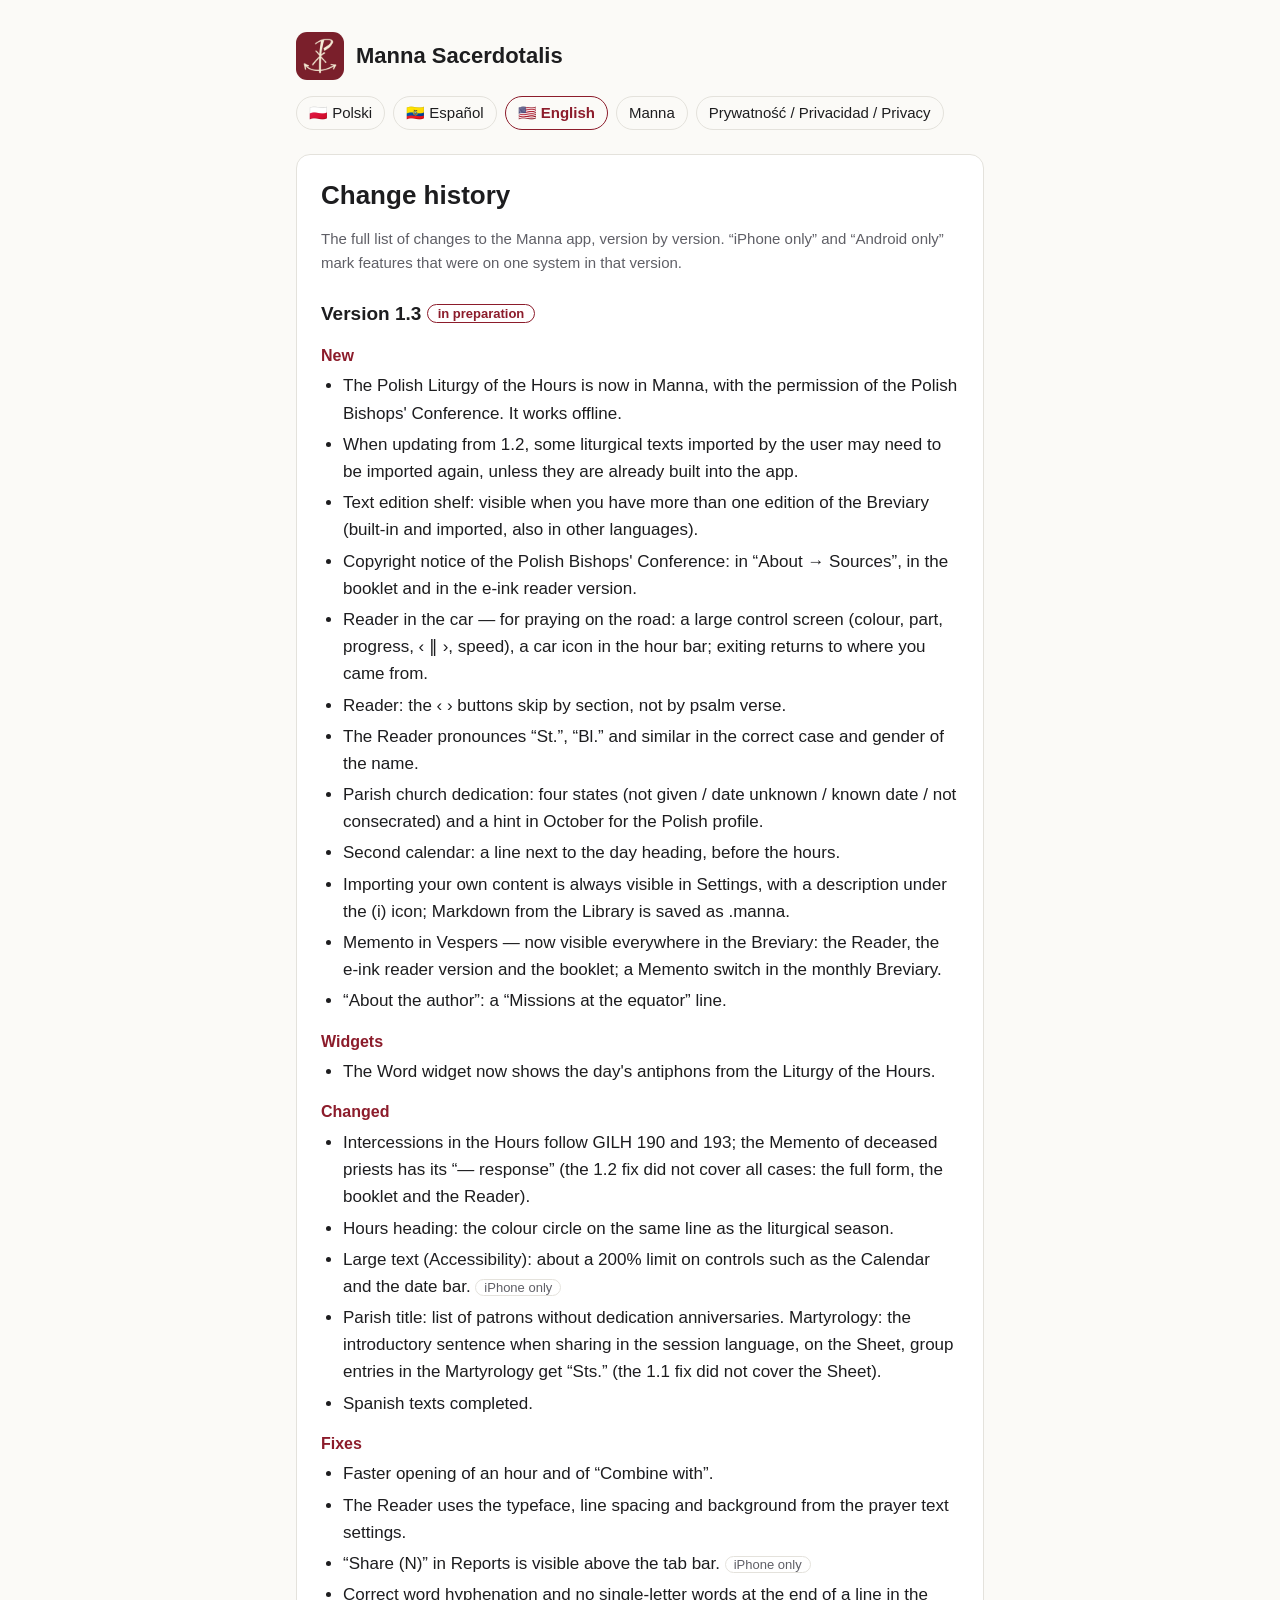
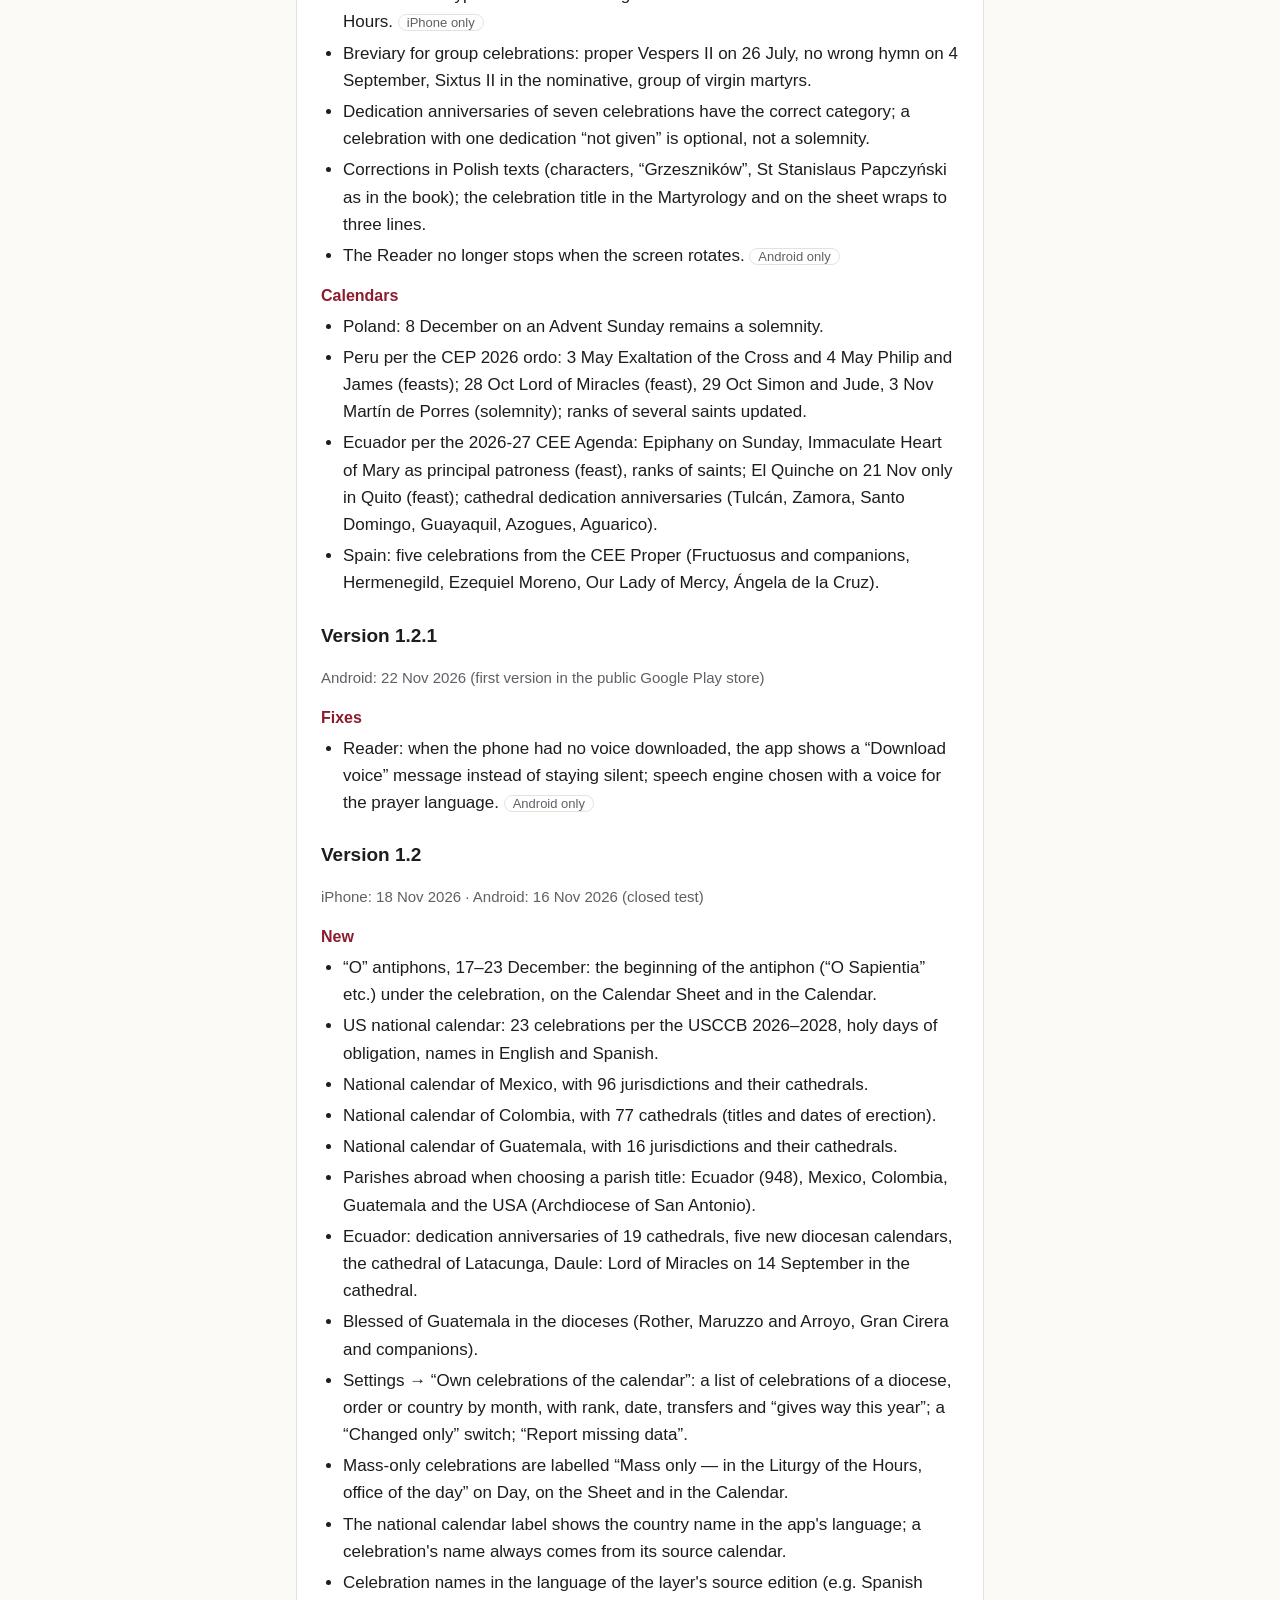
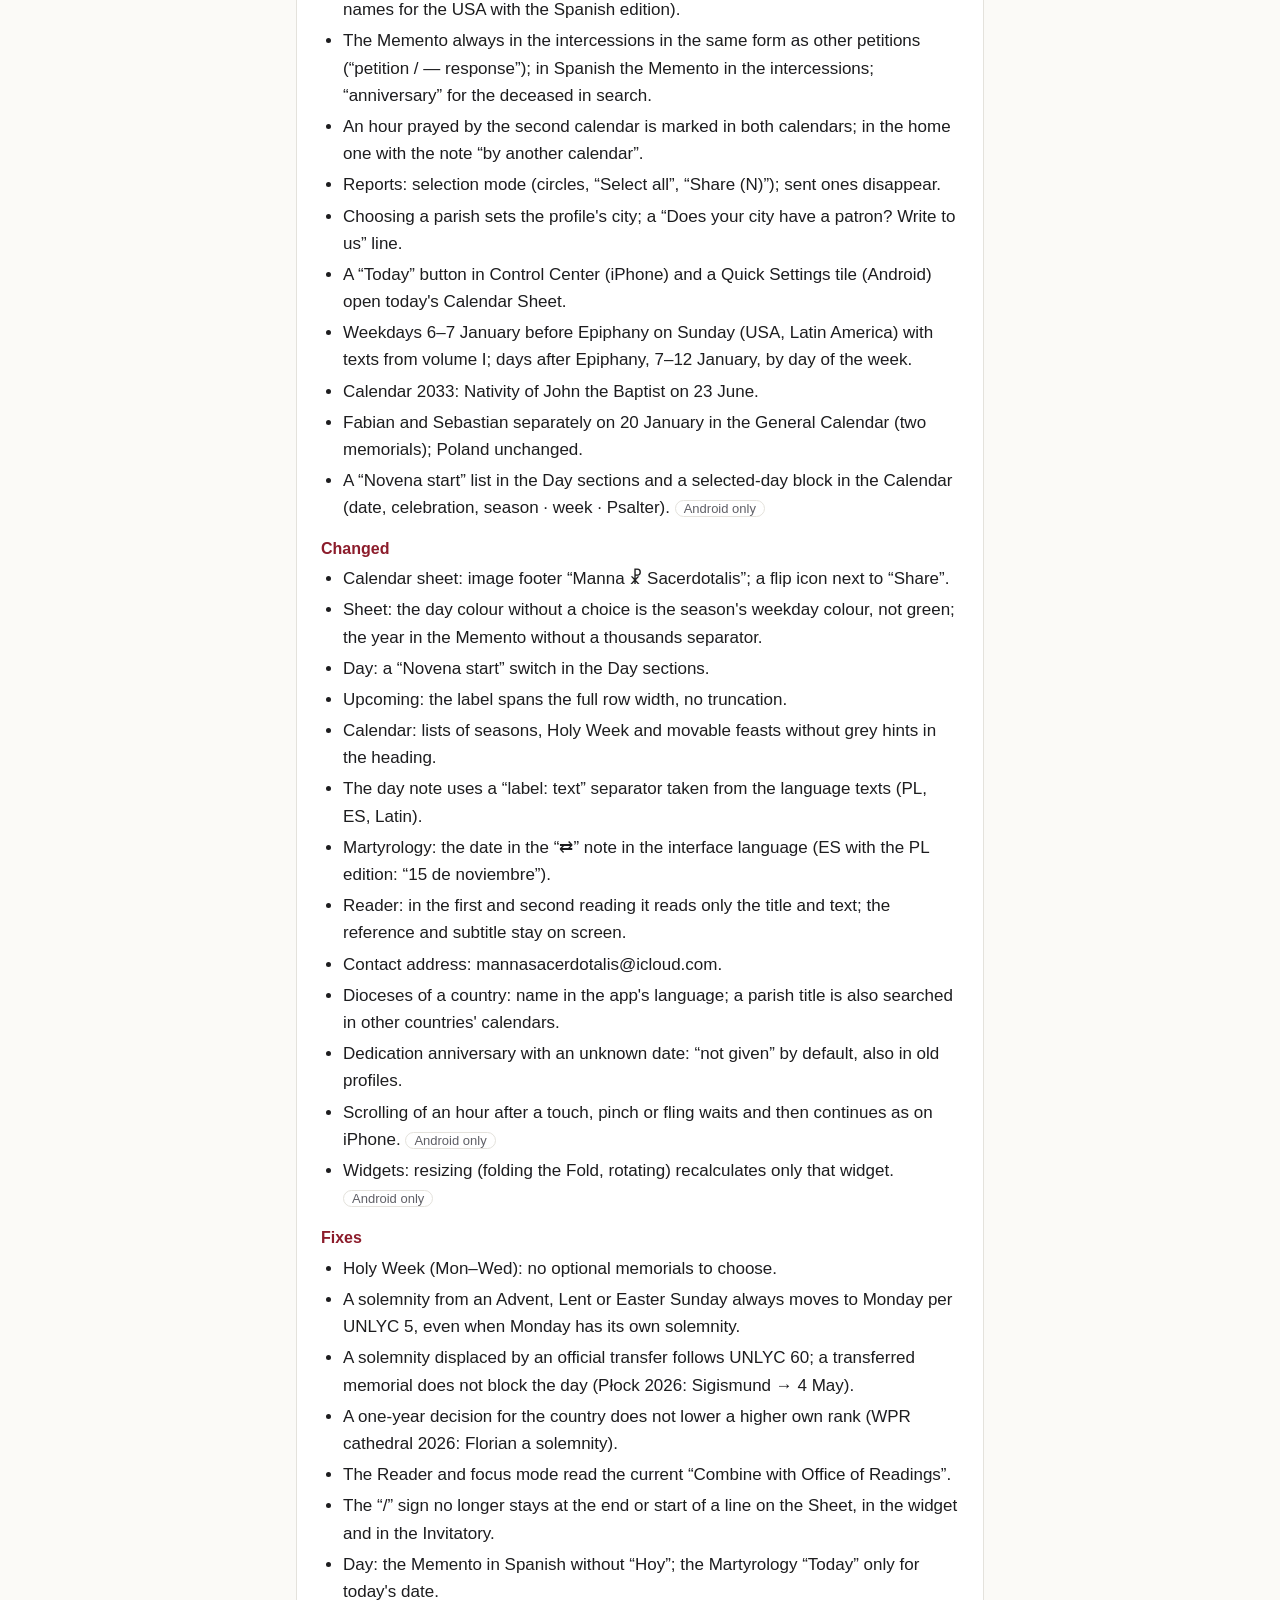
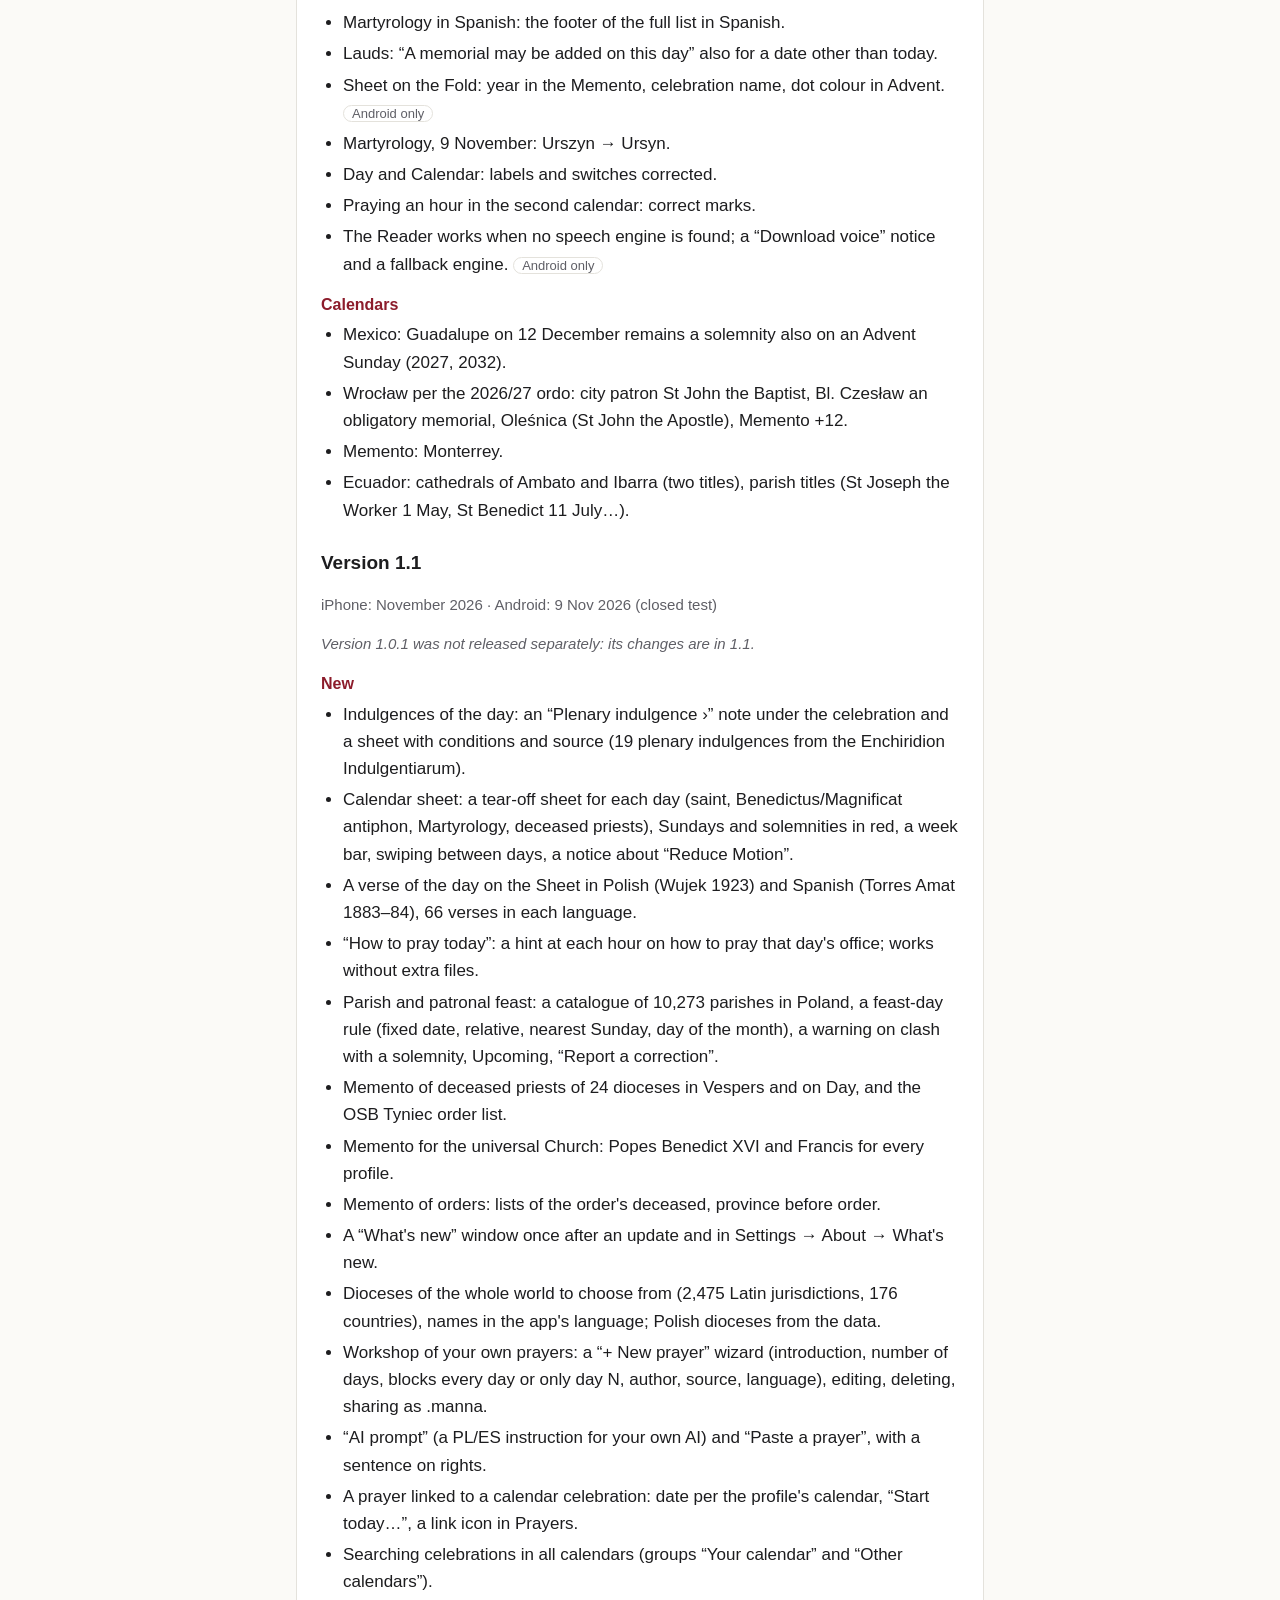
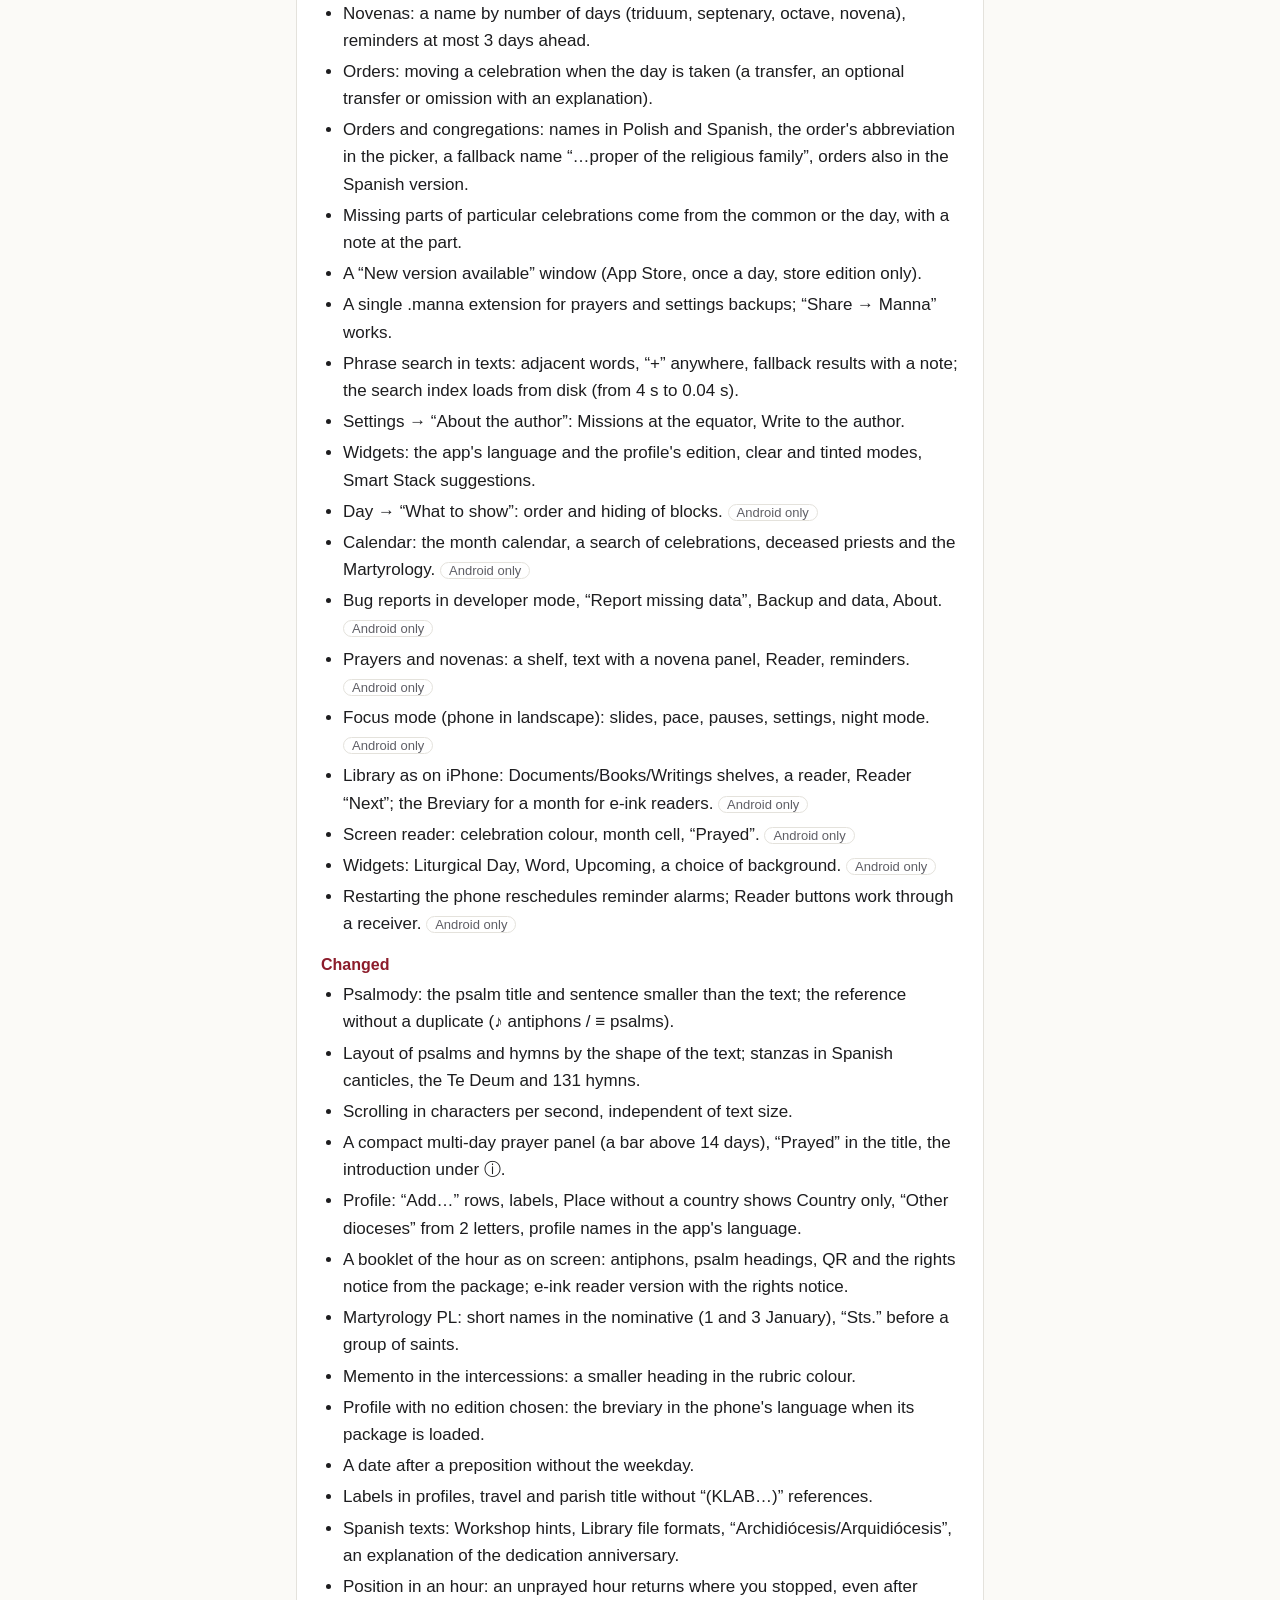
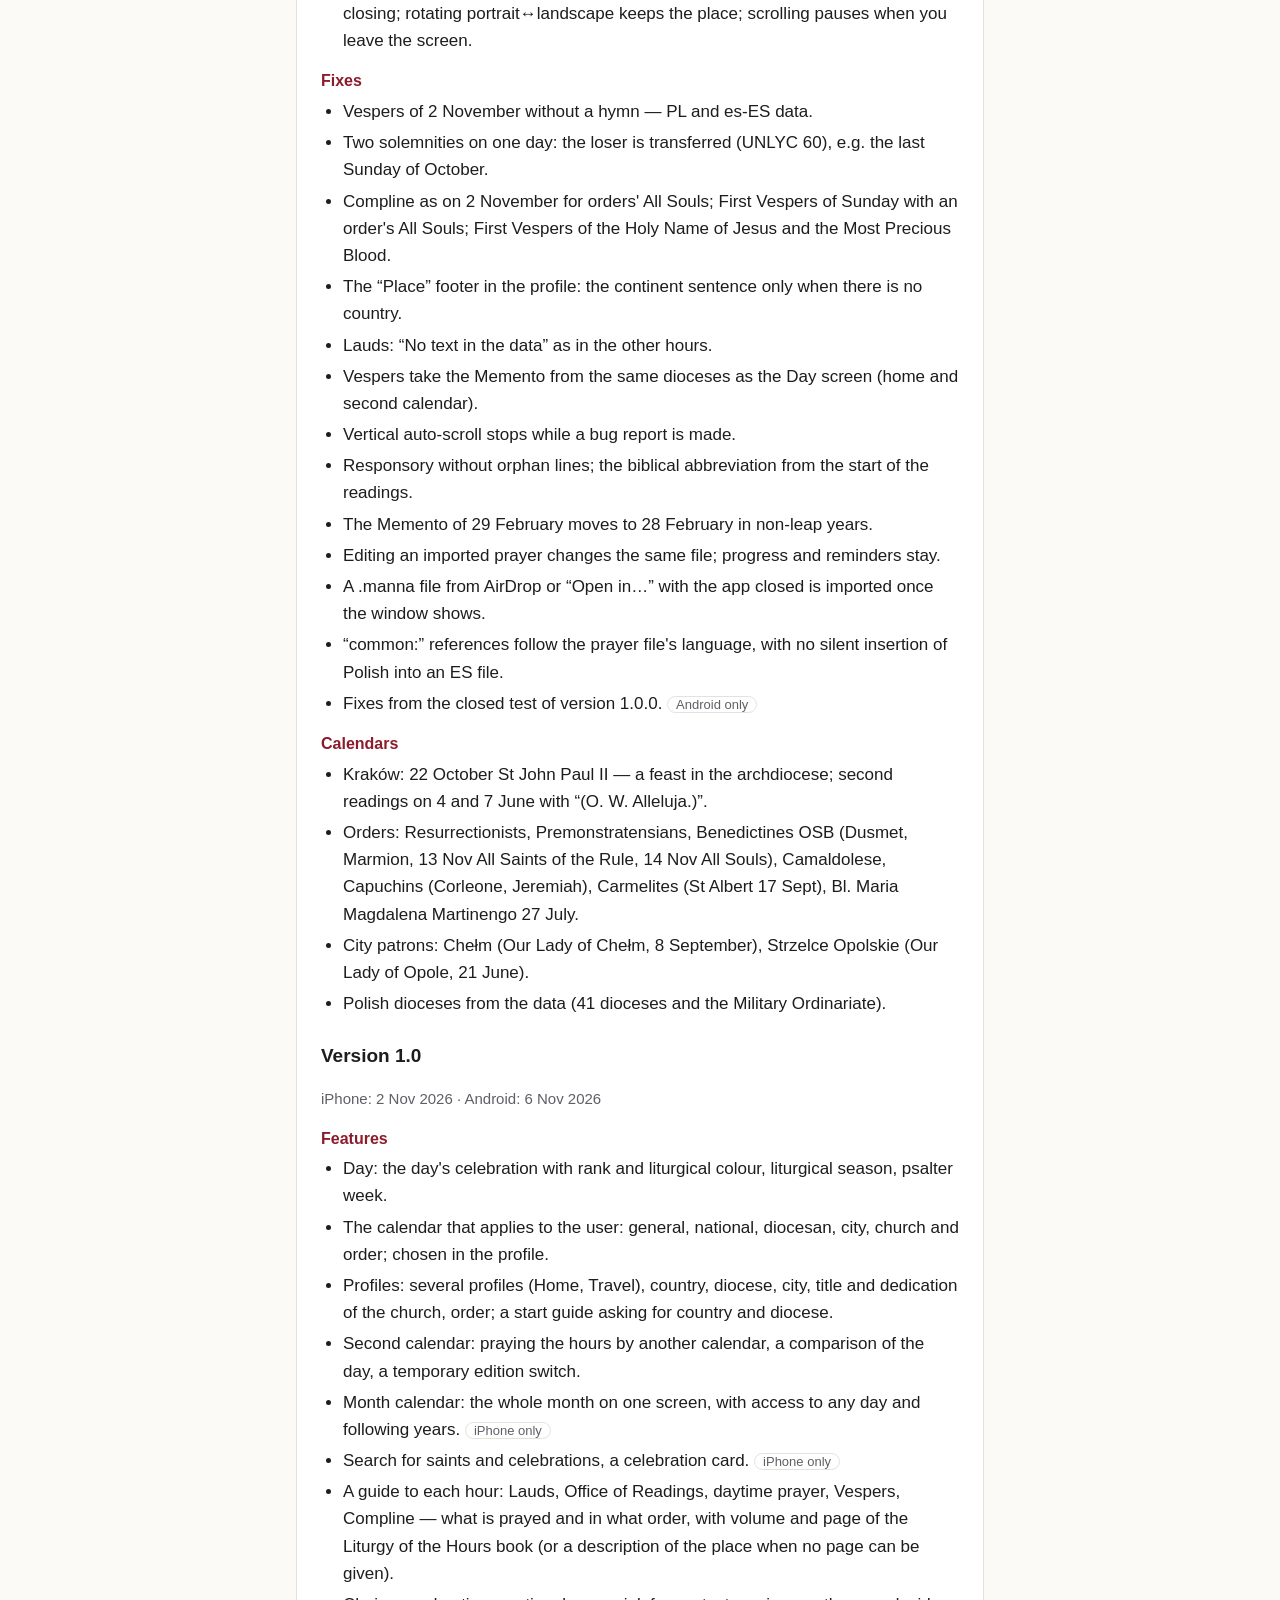
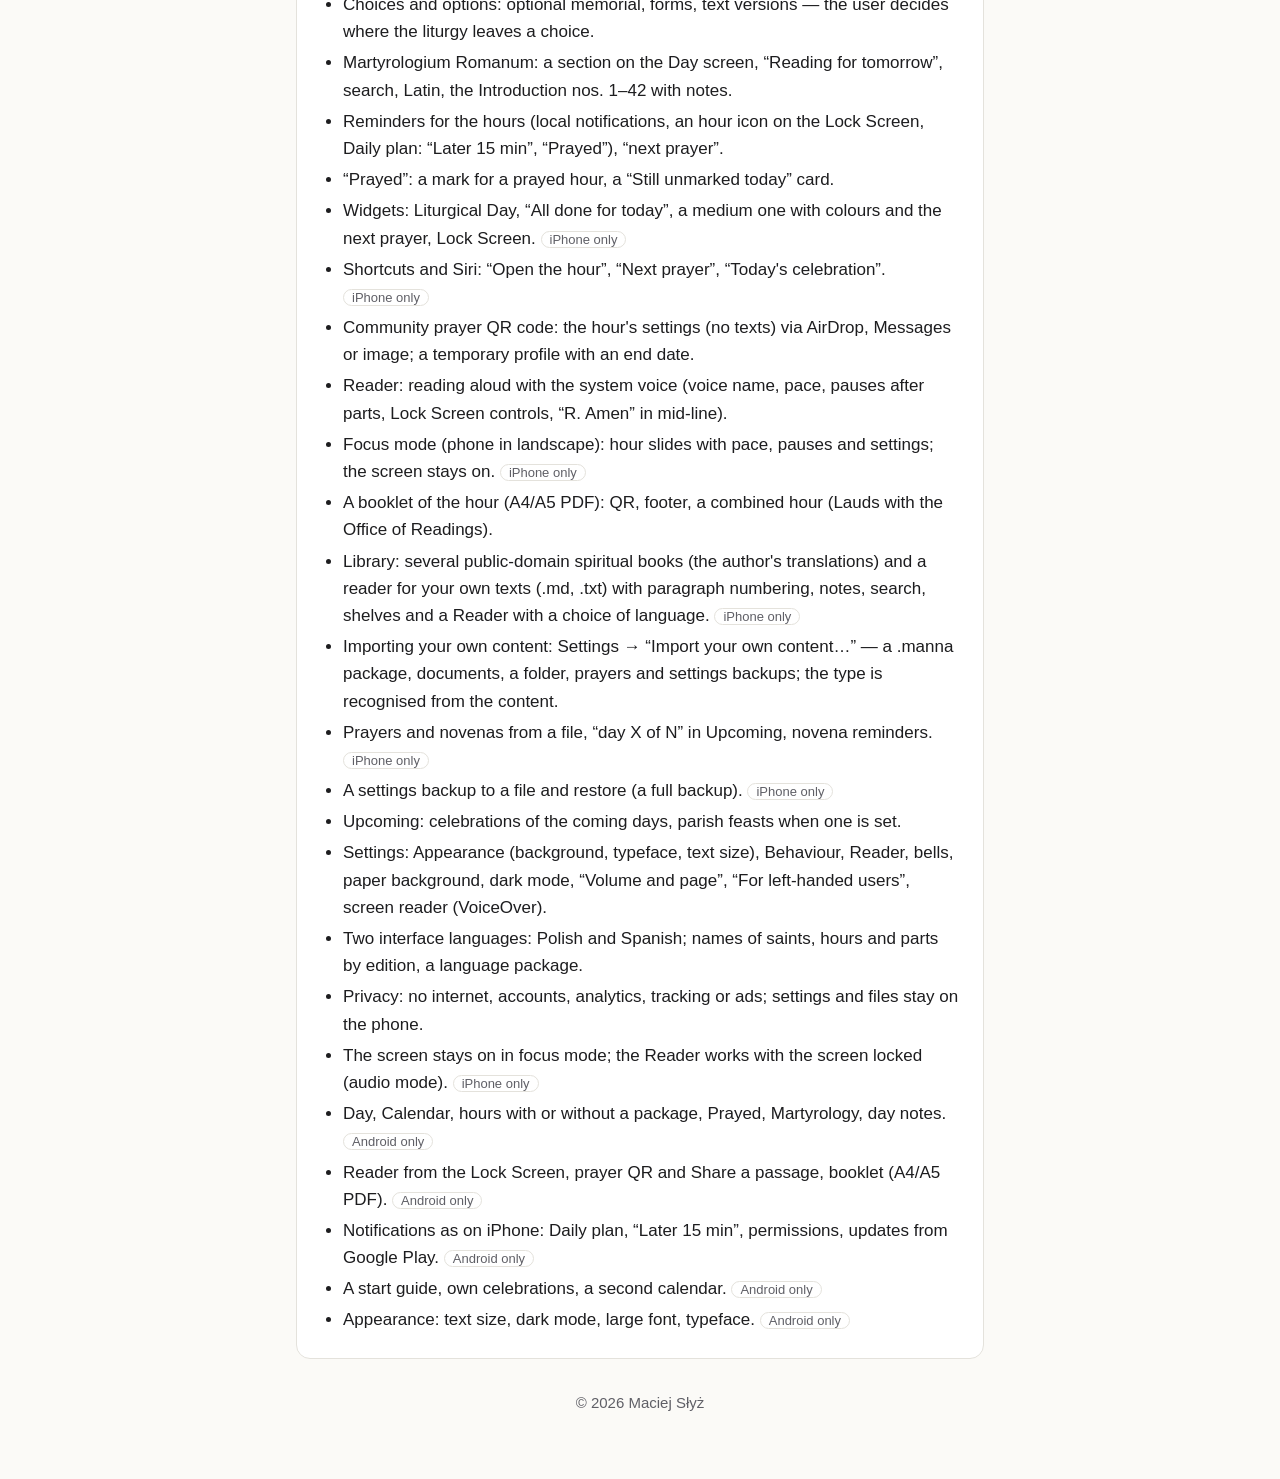
<file: manna/zmiany.html>
<!doctype html>
<html lang="pl">
<head>
<meta charset="utf-8">
<meta name="viewport" content="width=device-width, initial-scale=1">
<title>Manna – Historia zmian / Historial de cambios / Change history</title>
<meta name="description" content="Historia zmian aplikacji Manna Sacerdotalis, wersja po wersji / Historial de cambios / Change history">
<link rel="icon" href="icon.png">
<link rel="stylesheet" href="style.css">
<style>
h3 { font-size: 16px; margin: 14px 0 2px; color: var(--accent); }
section ul { margin: 4px 0 8px; padding-left: 22px; }
section li { margin: 4px 0; }
.tag { font-size: 13px; color: var(--muted); border: 1px solid var(--line); border-radius: 999px; padding: 0 8px; white-space: nowrap; }
.badge { font-size: 13px; font-weight: 600; color: var(--accent); border: 1px solid var(--accent); border-radius: 999px; padding: 1px 10px; vertical-align: middle; }
</style>
</head>
<body>
<main>
<header><img src="icon.png" alt=""><strong>Manna Sacerdotalis</strong></header>
<nav class="lang"><a href="#pl" data-lang="pl">🇵🇱 Polski</a><a href="#es" data-lang="es">🇪🇨 Español</a><a href="#en" data-lang="en">🇺🇸 English</a><a data-page="index.html" href="index.html">Manna</a><a data-page="prywatnosc.html" href="prywatnosc.html">Prywatność / Privacidad / Privacy</a></nav>
<section id="pl" lang="pl">
<h1>Historia zmian</h1>
<p class="muted">Pełna lista zmian w aplikacji Manna, wersja po wersji. Oznaczenia „tylko iPhone” i „tylko Android” dotyczą funkcji, które w danej wersji były na jednym systemie.</p>
<h2>Wersja 1.3 <span class="badge">w przygotowaniu</span></h2>
<h3>Nowe</h3><ul>
<li>Polska Liturgia Godzin jest już w Mannie, za zgodą Konferencji Episkopatu Polski. Działa bez internetu.</li>

<li>Przy aktualizacji z 1.2 niektóre teksty liturgiczne, które były zaimportowane przez użytkownika, mogą wymagać ponownego importu, chyba że są już wbudowane w aplikację.</li>
<li>Półka wydań tekstów — widoczna, gdy masz więcej niż jedno wydanie Brewiarza (wbudowane i zaimportowane, także w innych językach).</li>
<li>Nota o prawach Konferencji Episkopatu Polski: w „O aplikacji → Źródła”, w broszurce i wersji na czytniki e-ink.</li>
<li>Lektor w aucie — do modlitwy w drodze: duży ekran sterowania (kolor, część, postęp, ‹ ‖ ›, tempo), ikona auta w pasku godziny; wyjście wraca tam, skąd weszliśmy.</li>
<li>Lektor: przyciski ‹ › przeskakują po sekcjach, nie po strofach psalmu.</li>
<li>Lektor czyta „św.”, „bł.”, „śś.” w poprawnym przypadku i rodzaju imienia.</li>
<li>Poświęcenie kościoła parafii: cztery stany (nie podano / data nieznana / znana data / niepoświęcony) i podpowiedź w październiku w profilu polskim.</li>
<li>Drugi kalendarz: wiersz przy nagłówku dnia, przed godzinami.</li>
<li>Import własnych treści zawsze widoczny w Ustawieniach, z opisem pod ikoną (i); plik Markdown z Biblioteki jest zapisywany jako .manna.</li>
<li>Memento w Nieszporach — widoczne teraz we wszystkich miejscach Brewiarza: w Lektorze, w wersji na czytniki e-ink i w broszurce; w Brewiarzu na miesiąc przełącznik Memento.</li>
<li>„O autorze”: wiersz „Misje pod równikiem”.</li>
</ul>
<h3>Widżety</h3><ul>
<li>Widżet Słowo pokazuje teraz antyfony dnia z Liturgii Godzin.</li>
</ul>
<h3>Zmienione</h3><ul>
<li>Prośby w Godzinach układane według OWLG 190 i 193; Memento zmarłych kapłanów z odpowiedzią „— odpowiedź” (poprawka z 1.2 nie obejmowała wszystkich przypadków: formy pełnej, broszurki i Lektora).</li>
<li>Nagłówek ekranu Godzin: kółko koloru dnia w jednej linii z okresem liturgicznym.</li>
<li>Duży tekst (Dostępność): limit ok. 200% na elementach obsługi, np. w Kalendarzu i pasku daty. <span class="tag">tylko iPhone</span></li>
<li>Tytuł parafii: lista wezwań bez rocznic poświęcenia. Martyrologium: zdanie wprowadzające udostępniania w języku sesji, na Kartce wpisy zbiorowe w Martyrologium dostają „śś.” (poprawka z 1.1 nie obejmowała Kartki).</li>
<li>Napisy po hiszpańsku uzupełnione.</li>
</ul>
<h3>Poprawki</h3><ul>
<li>Szybsze otwieranie godziny i „Połącz z”.</li>
<li>Lektor używa kroju pisma, interlinii i tła z ustawień tekstu modlitwy.</li>
<li>„Udostępnij (N)” w Zgłoszeniach widoczne nad paskiem kart. <span class="tag">tylko iPhone</span></li>
<li>Poprawne dzielenie wyrazów (np. „męcze-ńską”) i brak jednoliterowych spójników na końcu wiersza w Godzinach. <span class="tag">tylko iPhone</span></li>
<li>Brewiarz dla obchodów grupowych: własne II Nieszpory 26 VII, 4 IX bez błędnego hymnu, Sykstus II w mianowniku, grupa dziewic męczennic.</li>
<li>Rocznice poświęcenia siedmiu obchodów mają poprawną kategorię; obchód z jedną rocznicą „nie podano” jest opcją, nie uroczystością.</li>
<li>Poprawki w tekstach polskich (znaki, „Grzeszników”, św. Stanisław Papczyński wg księgi); tytuł obchodu w Martyrologium i na kartce zawija się do trzech wierszy.</li>
<li>Lektor nie przerywa czytania przy obrocie ekranu. <span class="tag">tylko Android</span></li>
</ul>
<h3>Kalendarze</h3><ul>
<li>Polska: 8 grudnia w niedzielę Adwentu zostaje uroczystością.</li>
<li>Peru wg ordo CEP 2026: 3 V Podwyższenie Krzyża i 4 V Filip i Jakub (święta); 28 X Pan Cudów (święto), 29 X Szymon i Juda, 3 XI Martín de Porres (uroczystość); zaktualizowane rangi kilku świętych.</li>
<li>Ekwador wg Agendy CEE 2026–27: Objawienie w niedzielę, Niepokalane Serce NMP patronką główną (święto), rangi świętych; El Quinche 21 XI tylko w Quito (święto); rocznice poświęcenia katedr (Tulcán, Zamora, Santo Domingo, Guayaquil, Azogues, Aguarico).</li>
<li>Hiszpania: pięć obchodów z Propio CEE (Fructuoso i towarzysze, Hermenegildo, Ezequiel Moreno, NMP de la Merced, Ángela de la Cruz).</li>
</ul>
<h2>Wersja 1.2.1</h2>
<p class="muted">Android: 22.11.2026 (pierwsza wersja w publicznym sklepie Google Play)</p>
<h3>Poprawki</h3><ul>
<li>Lektor: gdy telefon nie miał pobranego głosu, aplikacja pokazuje komunikat „Pobierz głos” zamiast milczeć; wybór silnika mowy z głosem w języku modlitwy. <span class="tag">tylko Android</span></li>
</ul>
<h2>Wersja 1.2</h2>
<p class="muted">iPhone: 18.11.2026 · Android: 16.11.2026 (test zamknięty)</p>
<h3>Nowe</h3><ul>
<li>Antyfony „O” 17–23 grudnia: początek antyfony („O Sapientia” itd.) pod obchodem, na Kartce z kalendarza i w Kalendarium.</li>
<li>Kalendarz krajowy USA: 23 obchody wg USCCB 2026–2028, święta nakazane, nazwy po angielsku i po hiszpańsku.</li>
<li>Kalendarz krajowy Meksyku, z 96 jurysdykcjami i ich katedrami.</li>
<li>Kalendarz krajowy Kolumbii, z 77 katedrami (wezwania i daty erekcji).</li>
<li>Kalendarz krajowy Gwatemali, z 16 jurysdykcjami i ich katedrami.</li>
<li>Parafie za granicą w wyborze tytułu parafii: Ekwador (948), Meksyk, Kolumbia, Gwatemala i USA (Archidiecezja San Antonio).</li>
<li>Ekwador: rocznice poświęcenia 19 katedr, pięć nowych kalendarzy diecezjalnych, katedra w Latacundze, Daule: Pan Cudów 14 IX w katedrze.</li>
<li>Błogosławieni Gwatemali w diecezjach (Rother, Maruzzo i Arroyo, Gran Cirera i towarzysze).</li>
<li>Ustawienia → „Obchody własne kalendarza”: lista obchodów diecezji, zakonu lub kraju wg miesięcy, z rangą, datą, przeniesieniami i „w tym roku ustępuje”; przełącznik „Tylko zmienione”; „Zgłoś brak w danych”.</li>
<li>Obchody tylko mszalne mają podpis „tylko we Mszy — w Liturgii Godzin oficjum z dnia” w Dniu, na Kartce i w Kalendarzu.</li>
<li>Podpis kalendarza krajowego z nazwą kraju w języku aplikacji; nazwa obchodu zawsze z kalendarza źródłowego.</li>
<li>Nazwy obchodów w języku wydania źródła warstwy (np. hiszpańskie nazwy USA przy wydaniu hiszpańskim).</li>
<li>Memento zawsze w prośbach w formie jak inne wezwania („wezwanie / — odpowiedź”); po hiszpańsku Memento w prośbach; „rocznica” przy zmarłych w wyszukiwaniu.</li>
<li>Godzina odmówiona według drugiego kalendarza jest zaznaczona w obu kalendarzach; w domowym z napisem „według innego kalendarza”.</li>
<li>Zgłoszenia: tryb wyboru (kółka, „Zaznacz wszystkie”, „Udostępnij (N)”); wysłane znikają.</li>
<li>Wybór parafii ustawia miasto profilu; wiersz „Twoje miasto ma patrona? Napisz do nas”.</li>
<li>Przycisk „Dziś” w Centrum sterowania (iPhone) i kafelek Szybkich ustawień (Android) otwiera Kartkę z kalendarza na dziś.</li>
<li>Dni powszednie 6–7 I przed Objawieniem w niedzielę (USA, Ameryka Łacińska) z tekstami z tomu I; dni po Objawieniu 7–12 I wg dnia tygodnia.</li>
<li>Kalendarz 2033: Narodzenie Jana Chrzciciela 23 VI.</li>
<li>Fabian i Sebastian osobno 20 I w kalendarzu ogólnym (dwa wspomnienia); w polskim bez zmian.</li>
<li>Wykaz „Początek nowenny” w sekcjach Dnia i blok wybranego dnia w Kalendarzu (data, obchód, okres · tydzień · Psałterz). <span class="tag">tylko Android</span></li>
</ul>
<h3>Zmienione</h3><ul>
<li>Kartka z kalendarza: stopka grafiki „Manna ☧ Sacerdotalis”; ikona obrotu obok „Udostępnij”.</li>
<li>Kartka: kolor dnia bez wyboru to kolor ferii okresu, nie zielony; rok w Memento bez separatora tysięcy.</li>
<li>Dzień: przełącznik „Początek nowenny” w sekcjach Dnia.</li>
<li>Nadchodzące: podpis na całą szerokość wiersza, bez ucinania.</li>
<li>Kalendarz: listy okresów, Wielkiego Tygodnia i świąt ruchomych bez szarych podpowiedzi w nagłówku.</li>
<li>Dopisek dnia z separatorem „etykieta: tekst” brany z napisów języka (PL, ES, łacina).</li>
<li>Martyrologium: data w przypisie „⇄” w języku interfejsu (ES przy wydaniu PL: „15 de noviembre”).</li>
<li>Lektor: w I i II czytaniu czyta tylko tytuł i tekst; siglum i podtytuł zostają na ekranie.</li>
<li>Adres kontaktowy: mannasacerdotalis@icloud.com.</li>
<li>Diecezje kraju: nazwa w języku aplikacji; tytuł parafii szukany także w kalendarzach innych krajów.</li>
<li>Rocznica poświęcenia o nieznanej dacie: domyślnie „nie podano”, także w starych profilach.</li>
<li>Przewijanie godziny po dotyku, szczypaniu i rzucie czeka, potem jedzie dalej jak na iPhonie. <span class="tag">tylko Android</span></li>
<li>Widżety: zmiana rozmiaru (składanie Folda, obrót) przelicza tylko ten widżet. <span class="tag">tylko Android</span></li>
</ul>
<h3>Poprawki</h3><ul>
<li>Wielki Tydzień (pn–śr): bez wspomnień dowolnych do wyboru.</li>
<li>Uroczystość z niedzieli Adwentu, Postu i Wielkanocy zawsze przechodzi na poniedziałek wg ONRL 5, także gdy poniedziałek ma uroczystość własną.</li>
<li>Uroczystość wyparta przez przeniesienie oficjalne idzie wg ONRL 60; przeniesione wspomnienie nie blokuje dnia (Płock 2026: Zygmunt → 4 V).</li>
<li>Decyzja jednoroczna dla kraju nie obniża wyższej rangi własnej (katedra WPR 2026: Florian uroczystością).</li>
<li>Lektor i tryb skupienia czytają bieżące „Połącz z Godziną czytań”.</li>
<li>Znak „/” nie zostaje na końcu ani na początku wiersza na Kartce, w widżecie i w Wezwaniu.</li>
<li>Dzień: Memento po hiszpańsku bez „Hoy”; Martyrologium „Dziś” tylko dla dzisiejszej daty.</li>
<li>Martyrologium po hiszpańsku: stopka pełnej listy po hiszpańsku.</li>
<li>Jutrznia: „Tego dnia można dodać wspomnienie” także dla innej daty niż dziś.</li>
<li>Kartka na Foldzie: rok w Memento, nazwa obchodu, kolor kropki w Adwencie. <span class="tag">tylko Android</span></li>
<li>Martyrologium 9 XI: Urszyn → Ursyn.</li>
<li>Dzień i Kalendarz: poprawione podpisy i przełączniki.</li>
<li>Odmówienie godziny w drugim kalendarzu: poprawne znaczniki.</li>
<li>Lektor przy braku silnika mowy czyta; komunikat „Pobierz głos” i silnik zastępczy. <span class="tag">tylko Android</span></li>
</ul>
<h3>Kalendarze</h3><ul>
<li>Meksyk: Guadalupe 12 XII zostaje uroczystością także w niedzielę Adwentu (2027, 2032).</li>
<li>Wrocław wg ordo 2026/27: patron miasta św. Jan Chrzciciel, bł. Czesław wspomnienie obowiązkowe, Oleśnica (św. Jan Ap.), Memento +12.</li>
<li>Memento: Monterrey.</li>
<li>Ekwador: katedry Ambato i Ibarra (dwa tytuły), tytuły parafii (św. Józef Rzemieślnik 1 V, Benito 11 VII…).</li>
</ul>
<h2>Wersja 1.1</h2>
<p class="muted">iPhone: listopad 2026 · Android: 9.11.2026 (test zamknięty)</p>
<p class="muted"><em>Wersja 1.0.1 nie wyszła osobno — jej zmiany są w 1.1.</em></p>
<h3>Nowe</h3><ul>
<li>Odpusty dnia: notka „Odpust zupełny ›” pod obchodem i arkusz z warunkami i źródłem (19 odpustów zupełnych z Enchiridion Indulgentiarum).</li>
<li>Kartka z kalendarza: zrywana kartka na każdy dzień (święty, antyfona Benedictus/Magnificat, Martyrologium, zmarli kapłani), czerwone niedziele i uroczystości, pasek tygodnia, przekładanie palcem, komunikat o „Ogranicz ruch”.</li>
<li>Werset dnia na Kartce po polsku (Wujek 1923) i hiszpańsku (Torres Amat 1883–84), po 66 wersetów w każdym języku.</li>
<li>„Jak odmawiać dziś”: przy każdej godzinie wskazówka, jak odmawiać oficjum danego dnia; działa bez dodatkowych plików.</li>
<li>Parafia i dzień odpustu: katalog 10 273 parafii w Polsce, reguła dnia odpustu (stała data, względna, najbliższa niedziela, dzień miesiąca), ostrzeżenie przy kolizji z uroczystością, Nadchodzące, „Zgłoś poprawkę”.</li>
<li>Memento zmarłych kapłanów 24 diecezji w Nieszporach i na Dniu oraz lista zakonna OSB Tyniec.</li>
<li>Memento ogólnokościelne: papieże Benedykt XVI i Franciszek dla każdego profilu.</li>
<li>Memento zakonne: listy zmarłych zakonu, prowincja przed zakonem.</li>
<li>Okienko „Co nowego” raz po aktualizacji i w Ustawieniach → O aplikacji → Co nowego.</li>
<li>Diecezje całego świata do wyboru (2475 jurysdykcji łacińskich, 176 krajów), nazwy w języku aplikacji; polskie diecezje z danych.</li>
<li>Warsztat własnych modlitw: kreator „+ Nowa modlitwa” (wstęp, liczba dni, bloki co dzień lub tylko dzień N, autor, źródło, język), edycja, usuwanie, udostępnianie jako .manna.</li>
<li>„Prompt dla AI” (polecenie PL/ES do własnego AI) i „Wklej modlitwę”, zdanie o prawach.</li>
<li>Modlitwa połączona z obchodem z kalendarza: data wg kalendarza profilu, „Dziś zacznij…”, ikona łącza w Modlitwach.</li>
<li>Szukanie obchodów we wszystkich kalendarzach (grupy „Twój kalendarz” i „Inne kalendarze”).</li>
<li>Nowenny: nazwa wg liczby dni (triduum, septenna, oktawa, nowenna), przypomnienia najwyżej 3 dni naprzód.</li>
<li>Zakony: przenoszenie obchodu, gdy dzień jest zajęty (przeniesienie, przeniesienie do wyboru albo pominięcie z objaśnieniem).</li>
<li>Zakony i zgromadzenia: nazwy po polsku i hiszpańsku, skrót zakonu na liście wyboru, nazwa zastępcza „…własne rodziny zakonnej”, zakony także w wersji hiszpańskiej.</li>
<li>Brakujące części obchodów partykularnych z tekstów wspólnych lub z dnia, z dopiskiem przy części.</li>
<li>Okienko „Jest nowa wersja” (App Store, raz na dobę, tylko wydanie sklepowe).</li>
<li>Jedno rozszerzenie .manna dla modlitw i kopii ustawień; „Udostępnij → Manna” działa.</li>
<li>Szukanie fraz w tekstach: słowa obok siebie, „+” gdziekolwiek, wyniki zastępcze z dopiskiem; spis wyszukiwarki z dysku (z 4 s do 0,04 s).</li>
<li>Ustawienia → „O autorze”: Misje pod równikiem, Napisz do autora.</li>
<li>Widżety: język aplikacji i wydanie z profilu, tryby przezroczysty i przyciemniony, podpowiedzi Smart Stack.</li>
<li>Dzień → „Co pokazywać”: kolejność i ukrywanie bloków. <span class="tag">tylko Android</span></li>
<li>Kalendarz: Kalendarium miesiąca, wyszukiwarka obchodów, zmarłych kapłanów i Martyrologium. <span class="tag">tylko Android</span></li>
<li>Zgłaszanie błędów w trybie deweloperskim, Zgłoś brak w danych, Kopia i dane, O aplikacji. <span class="tag">tylko Android</span></li>
<li>Modlitwy i nowenny: półka, tekst z panelem nowenny, Lektor, przypomnienia. <span class="tag">tylko Android</span></li>
<li>Tryb skupienia (telefon poziomo): slajdy, tempo, pauzy, ustawienia, tryb nocny. <span class="tag">tylko Android</span></li>
<li>Biblioteka jak na iPhonie: półki Dokumenty/Książki/Pisma, czytnik, Lektor „Dalej”; Brewiarz na miesiąc na czytniki e-ink. <span class="tag">tylko Android</span></li>
<li>Czytnik ekranu: kolor obchodu, komórka miesiąca, „Odmówione”. <span class="tag">tylko Android</span></li>
<li>Widżety: Dzień liturgiczny, Słowo, Nadchodzące, tło do wyboru. <span class="tag">tylko Android</span></li>
<li>Restart telefonu planuje alarmy przypomnień; przyciski Lektora przez odbiornik. <span class="tag">tylko Android</span></li>
</ul>
<h3>Zmienione</h3><ul>
<li>Psalmodia: tytuł psalmu i sentencja mniejsze niż tekst; odnośnik bez dubla (♪ antyfony / ≡ psalmy).</li>
<li>Układ psalmów i hymnów wg kształtu tekstu; strofy w hiszpańskich kantykach, Te Deum i 131 hymnach.</li>
<li>Przewijanie w znakach na sekundę, niezależne od wielkości tekstu.</li>
<li>Panel modlitwy wielodniowej zwarty (powyżej 14 dni pasek), „Odmówione” w tytule, wstęp pod ⓘ.</li>
<li>Profil: wiersze „Dodaj…”, etykiety, Miejsce bez kraju tylko Kraj, „Inne diecezje” po 2 literach, nazwy profili w języku aplikacji.</li>
<li>Broszurka godziny jak ekran: antyfony, nagłówki psalmów, QR i formułka praw z pakietu; wersja na czytniki e-ink z formułką praw.</li>
<li>Martyrologium PL: krótkie nazwy w mianowniku (1 I, 3 I), „śś.” przed grupą świętych.</li>
<li>Memento w prośbach: nagłówek mniejszy w kolorze rubryki.</li>
<li>Profil bez wyboru wydania: brewiarz w języku telefonu, gdy jego paczka jest wczytana.</li>
<li>Data po przyimku bez dnia tygodnia.</li>
<li>Napisy w profilach, podróży i tytule parafii bez odnośników „(KLAB…)”.</li>
<li>Napisy po hiszpańsku: wskazówki Warsztatu, formaty plików Biblioteki, „Archidiócesis/Arquidiócesis”, objaśnienie rocznicy poświęcenia.</li>
<li>Pozycja w godzinie: nieodmówiona wraca tam, gdzie skończono, także po zamknięciu; obrót pion↔poziom zachowuje miejsce; pauza przewijania po wyjściu z ekranu.</li>
</ul>
<h3>Poprawki</h3><ul>
<li>Nieszpory 2 XI bez hymnu — dane PL i es-ES.</li>
<li>Dwie uroczystości jednego dnia: przegrana przeniesiona (NRL 60), np. ostatnia niedziela października.</li>
<li>Kompleta jak 2 XI dla zadusznych zakonów; I Nieszpory niedzieli przy zadusznych zakonu; I Nieszpory Imienia Jezus i Najdroższej Krwi.</li>
<li>Stopka „Miejsce” w profilu: zdanie o kontynencie tylko bez kraju.</li>
<li>Jutrznia: „Brak tekstu w danych” jak w pozostałych godzinach.</li>
<li>Nieszpory biorą Memento z tych samych diecezji co ekran Dzień (dom i drugi kalendarz).</li>
<li>Automat przewijania w pionie staje na czas zgłoszenia błędu.</li>
<li>Responsorium bez sieroty wierszy; skrót biblijny z początku czytań.</li>
<li>Memento 29 II przesuwane na 28 II w latach nieprzestępnych.</li>
<li>Edycja zaimportowanej modlitwy poprawia ten sam plik; postęp i przypomnienia zostają.</li>
<li>Plik .manna z AirDrop lub „Otwórz w…” przy zamkniętej aplikacji importuje się po pokazaniu okna.</li>
<li>Odnośniki „common:” wg języka pliku modlitwy, bez cichego wstawiania polskiego do pliku ES.</li>
<li>Poprawki z testu zamkniętego wersji 1.0.0. <span class="tag">tylko Android</span></li>
</ul>
<h3>Kalendarze</h3><ul>
<li>Kraków: 22 X św. Jan Paweł II — święto w archidiecezji; II czytania 4 VI i 7 VI z „(O. W. Alleluja.)”.</li>
<li>Zakony: zmartwychwstańcy, norbertanie, benedyktyni OSB (Dusmet, Marmion, 13 XI Wszyscy Święci pod Regułą, 14 XI zaduszne), kameduli, kapucyni (Corleone, Jeremiasz), karmelici (św. Albert 17 IX), bł. Maria Magdalena Martinengo 27 VII.</li>
<li>Patroni miast: Chełm (MB Chełmska 8 IX), Strzelce Opolskie (NMP Opolska 21 VI).</li>
<li>Polskie diecezje z danych (41 diecezji i Ordynariat Polowy).</li>
</ul>
<h2>Wersja 1.0</h2>
<p class="muted">iPhone: 2.11.2026 · Android: 6.11.2026</p>
<h3>Funkcje</h3><ul>
<li>Dzień: obchód dnia z rangą i kolorem liturgicznym, okres liturgiczny, tydzień psałterza.</li>
<li>Kalendarz właściwy dla użytkownika: ogólny, krajowy, diecezji, miasta, kościoła i zakonu; wybór w profilu.</li>
<li>Profile: kilka profili (Dom, Podróż), kraj, diecezja, miasto, tytuł i poświęcenie kościoła, zakon; przewodnik na start z pytaniem o kraj i diecezję.</li>
<li>Drugi kalendarz: odmawianie godzin wg innego kalendarza, porównanie dnia, chwilowa zamiana wydania.</li>
<li>Kalendarium miesiąca: cały miesiąc na jednym ekranie, przejście do dowolnego dnia i kolejnych lat. <span class="tag">tylko iPhone</span></li>
<li>Wyszukiwarka świętych i obchodów, karta obchodu. <span class="tag">tylko iPhone</span></li>
<li>Przewodnik po godzinie: Jutrznia, Godzina czytań, Modlitwa w ciągu dnia, Nieszpory, Kompleta — co się odmawia i w jakiej kolejności, z tomem i stroną papierowej Liturgii Godzin (albo opisem miejsca, gdy strony nie da się podać).</li>
<li>Wybory i opcje: wspomnienie dowolne, formularze, wersje tekstów — użytkownik decyduje, gdy liturgia pozostawia wybór.</li>
<li>Martyrologium Romanum: sekcja na ekranie Dzień, „Czytanie na jutro”, wyszukiwarka, łacina, Wprowadzenie nr 1–42 z przypisami.</li>
<li>Przypomnienia o godzinach (powiadomienia lokalne, ikonka godziny na ekranie blokady, Plan dnia: „Później 15 min”, „Odmówione”), „następna modlitwa”.</li>
<li>„Odmówione” — znacznik odmówienia godziny, karta „Dziś jeszcze nieodznaczone”.</li>
<li>Widżety: Dzień liturgiczny, „Na dziś wszystko”, średni z kolorami i następną modlitwą, ekran blokady. <span class="tag">tylko iPhone</span></li>
<li>Skróty i Siri: „Otwórz godzinę”, „Następna modlitwa”, „Dzisiejszy obchód”. <span class="tag">tylko iPhone</span></li>
<li>Kod QR wspólnej modlitwy: ustawienia godziny (bez tekstów) przez AirDrop, Wiadomości albo obraz; profil tymczasowy z datą końca.</li>
<li>Lektor: czytanie na głos systemowym głosem (nazwa głosu, tempo, pauzy po częściach, sterowanie z ekranu blokady, „W. Amen” w środku wiersza).</li>
<li>Tryb skupienia (telefon poziomo): slajdy godziny z tempem, pauzami i ustawieniami; ekran nie gaśnie. <span class="tag">tylko iPhone</span></li>
<li>Broszurka godziny (PDF A4/A5): QR, stopka, godzina łączona (Jutrznia z Godziną czytań).</li>
<li>Biblioteka: kilka książek duchowych w domenie publicznej (autorskie przekłady) i czytnik własnych tekstów (.md, .txt) z numeracją punktów, przypisami, wyszukiwarką, półkami i Lektorem z wyborem języka. <span class="tag">tylko iPhone</span></li>
<li>Import własnych treści: Ustawienia → „Importuj własne treści…” — paczka .manna, dokumenty, folder, modlitwy i kopie ustawień; rozpoznawanie rodzaju po zawartości.</li>
<li>Modlitwy i nowenny z pliku, „dzień X z N” w Nadchodzących, przypomnienia nowenny. <span class="tag">tylko iPhone</span></li>
<li>Kopia ustawień do pliku i przywracanie (pełna kopia). <span class="tag">tylko iPhone</span></li>
<li>Nadchodzące: obchody najbliższych dni, odpusty parafii przy ustawionym odpuście.</li>
<li>Ustawienia: Wygląd (tło, krój, wielkość tekstu), Zachowanie, Lektor, dzwonki, tło papieru, tryb ciemny, „Tom i strona”, „Dla leworęcznych”, czytnik ekranu (VoiceOver).</li>
<li>Dwa języki interfejsu: polski i hiszpański; nazwy świętych, nazw godzin i części wg wydania, pakiet językowy.</li>
<li>Prywatność: bez internetu, kont, analityki, śledzenia i reklam; ustawienia i pliki zostają na telefonie.</li>
<li>Ekran nie gaśnie w trybie skupienia, Lektor działa przy zablokowanym ekranie (tryb audio). <span class="tag">tylko iPhone</span></li>
<li>Dzień, Kalendarz, godziny z paczki lub bez, Odmówione, Martyrologium, dopiski dnia. <span class="tag">tylko Android</span></li>
<li>Lektor z ekranu blokady, QR modlitwy i Udostępnij fragment, broszurka (PDF A4/A5). <span class="tag">tylko Android</span></li>
<li>Powiadomienia jak na iPhonie: Plan dnia, „Później 15 min”, uprawnienia, aktualizacje z Google Play. <span class="tag">tylko Android</span></li>
<li>Przewodnik na start, obchody własne, drugi kalendarz. <span class="tag">tylko Android</span></li>
<li>Wygląd: wielkość tekstu, tryb ciemny, duża czcionka, krój. <span class="tag">tylko Android</span></li>
</ul>
</section>
<section id="es" lang="es">
<h1>Historial de cambios</h1>
<p class="muted">Lista completa de cambios de la aplicación Manna, versión por versión. Las marcas «solo iPhone» y «solo Android» indican funciones que en esa versión estaban en un solo sistema.</p>
<h2>Versión 1.3 <span class="badge">en preparación</span></h2>
<h3>Novedades</h3><ul>
<li>La Liturgia de las Horas en polaco ya está en Manna, con el permiso de la Conferencia Episcopal Polaca. Funciona sin internet.</li>

<li>Al actualizar desde la 1.2, algunos textos litúrgicos importados por el usuario pueden requerir una nueva importación, salvo que ya estén incluidos en la aplicación.</li>
<li>Estante de ediciones de textos: visible cuando tienes más de una edición del Breviario (incorporada e importada, también en otros idiomas).</li>
<li>Nota sobre los derechos de la Conferencia Episcopal Polaca: en «Acerca de → Fuentes», en el folleto y en la versión para lectores de tinta electrónica (e-ink).</li>
<li>Lector en el coche — para rezar en camino: pantalla de control grande (color, parte, progreso, ‹ ‖ ›, velocidad), icono del coche en la barra de la hora; la salida vuelve a donde se entró.</li>
<li>Lector: los botones ‹ › saltan por secciones, no por estrofas del salmo.</li>
<li>El Lector lee «san», «beato» y similares en el caso y género correctos del nombre.</li>
<li>Dedicación de la iglesia de la parroquia: cuatro estados (sin indicar / fecha desconocida / fecha conocida / no consagrada) y una sugerencia en octubre en el perfil polaco.</li>
<li>Segundo calendario: una línea junto al encabezado del día, antes de las horas.</li>
<li>La importación de contenidos propios siempre visible en Ajustes, con una descripción bajo el icono (i); el Markdown de la Biblioteca se guarda como .manna.</li>
<li>Memento en Vísperas — ahora visible en todas las instancias del Breviario: Lector, versión para lectores e-ink y folleto; en el Breviario del mes, un interruptor del Memento.</li>
<li>«Sobre el autor»: la línea «Misiones bajo el ecuador».</li>
</ul>
<h3>Widgets</h3><ul>
<li>El widget Palabra muestra ahora las antífonas del día de la Liturgia de las Horas.</li>
</ul>
<h3>Cambios</h3><ul>
<li>Las preces de las Horas se componen según OGLH 190 y 193; Memento de sacerdotes difuntos con la respuesta «— respuesta» (la corrección de la 1.2 no cubría todos los casos: forma completa, folleto y Lector).</li>
<li>Encabezado de las Horas: el círculo del color del día en la misma línea que el tiempo litúrgico.</li>
<li>Texto grande (Accesibilidad): límite de aprox. 200 % en los controles, p. ej. en el Calendario y la barra de fecha. <span class="tag">solo iPhone</span></li>
<li>Titular de la parroquia: lista de advocaciones sin aniversarios de dedicación. Martirologio: la frase introductoria al compartir en el idioma de la sesión, en la Hoja, las entradas colectivas del Martirologio llevan «ss.» (la corrección de la 1.1 no cubría la Hoja).</li>
<li>Textos en español completados.</li>
</ul>
<h3>Correcciones</h3><ul>
<li>Apertura más rápida de la hora y de «Unir con».</li>
<li>El Lector usa la tipografía, el interlineado y el fondo de los ajustes del texto de oración.</li>
<li>«Compartir (N)» en Informes visible sobre la barra de pestañas. <span class="tag">solo iPhone</span></li>
<li>División de palabras correcta y sin palabras de una letra al final de línea en las Horas. <span class="tag">solo iPhone</span></li>
<li>Breviario de celebraciones colectivas: Vísperas II propias el 26 de julio, el 4 de septiembre sin himno erróneo, Sixto II en nominativo, grupo de vírgenes mártires.</li>
<li>Los aniversarios de dedicación de siete celebraciones tienen la categoría correcta; una celebración con una dedicación «sin indicar» es opcional, no solemnidad.</li>
<li>Correcciones en los textos polacos (caracteres, «Grzeszników», san Estanislao Papczyński según el libro); el título de la celebración en el Martirologio y en la hoja se parte en hasta tres líneas.</li>
<li>El Lector no interrumpe la lectura al girar la pantalla. <span class="tag">solo Android</span></li>
</ul>
<h3>Calendarios</h3><ul>
<li>Polonia: el 8 de diciembre en domingo de Adviento sigue siendo solemnidad.</li>
<li>Perú según el ordo de la CEP 2026: 3 de mayo Exaltación de la Cruz y 4 de mayo Felipe y Santiago (fiestas); 28 oct. Señor de los Milagros (fiesta), 29 oct. Simón y Judas, 3 nov. Martín de Porres (solemnidad); rangos de varios santos actualizados.</li>
<li>Ecuador según la Agenda de la CEE 2026-27: Epifanía en domingo, Inmaculado Corazón de María patrona principal (fiesta), rangos de santos; El Quinche el 21 de nov. solo en Quito (fiesta); aniversarios de dedicación de catedrales (Tulcán, Zamora, Santo Domingo, Guayaquil, Azogues, Aguarico).</li>
<li>España: cinco celebraciones del Propio CEE (Fructuoso y compañeros, Hermenegildo, Ezequiel Moreno, Nuestra Señora de la Merced, Ángela de la Cruz).</li>
</ul>
<h2>Versión 1.2.1</h2>
<p class="muted">Android: 22.11.2026 (primera versión en la tienda pública de Google Play)</p>
<h3>Correcciones</h3><ul>
<li>Lector: si el teléfono no tenía voz descargada, la aplicación muestra el aviso «Descargar voz» en lugar de callar; elección del motor de voz con la voz del idioma de la oración. <span class="tag">solo Android</span></li>
</ul>
<h2>Versión 1.2</h2>
<p class="muted">iPhone: 18.11.2026 · Android: 16.11.2026 (prueba cerrada)</p>
<h3>Novedades</h3><ul>
<li>Antífonas «O» del 17 al 23 de diciembre: el comienzo de la antífona («O Sapientia», etc.) bajo la celebración, en la Hoja del calendario y en el Calendario.</li>
<li>Calendario nacional de EE. UU.: 23 celebraciones según la USCCB 2026–2028, fiestas de precepto, nombres en inglés y en español.</li>
<li>Calendario nacional de México, con 96 jurisdicciones y sus catedrales.</li>
<li>Calendario nacional de Colombia, con 77 catedrales (advocaciones y fechas de erección).</li>
<li>Calendario nacional de Guatemala, con 16 jurisdicciones y sus catedrales.</li>
<li>Parroquias en el extranjero al elegir el titular de la parroquia: Ecuador (948), México, Colombia, Guatemala y EE. UU. (Arquidiócesis de San Antonio).</li>
<li>Ecuador: aniversarios de dedicación de 19 catedrales, cinco nuevos calendarios diocesanos, catedral de Latacunga, Daule: Señor de los Milagros el 14 de septiembre en la catedral.</li>
<li>Beatos de Guatemala en las diócesis (Rother, Maruzzo y Arroyo, Gran Cirera y compañeros).</li>
<li>Ajustes → «Celebraciones propias del calendario»: lista de celebraciones de una diócesis, orden o país por meses, con rango, fecha, traslados y «este año cede»; interruptor «Solo modificadas»; «Notificar un dato que falta».</li>
<li>Las celebraciones solo de la Misa llevan la nota «solo en la Misa — en la Liturgia de las Horas, oficio del día» en Día, en la Hoja y en el Calendario.</li>
<li>Rótulo del calendario nacional con el nombre del país en el idioma de la aplicación; el nombre de la celebración siempre del calendario de origen.</li>
<li>Nombres de las celebraciones en el idioma de la edición de la fuente (p. ej. nombres en español de EE. UU. con la edición española).</li>
<li>El Memento siempre en las preces con la forma de las demás invocaciones («invocación / — respuesta»); en español, el Memento en las preces; «aniversario» junto a los difuntos en la búsqueda.</li>
<li>La hora rezada según el segundo calendario queda marcada en los dos calendarios; en el propio, con la nota «según otro calendario».</li>
<li>Informes: modo de selección (círculos, «Seleccionar todo», «Compartir (N)»); los enviados desaparecen.</li>
<li>Elegir la parroquia fija la ciudad del perfil; la línea «¿Tu ciudad tiene patrono? Escríbenos».</li>
<li>El botón «Hoy» en el Centro de control (iPhone) y el icono de Ajustes rápidos (Android) abre la Hoja del calendario de hoy.</li>
<li>Los días de entre semana del 6 y 7 de enero antes de la Epifanía en domingo (EE. UU., América Latina) con textos del tomo I; los días después de la Epifanía, 7–12 de enero, según el día de la semana.</li>
<li>Calendario 2033: Natividad de san Juan Bautista el 23 de junio.</li>
<li>Fabián y Sebastián por separado el 20 de enero en el calendario general (dos memorias); el polaco no cambia.</li>
<li>Lista «Inicio de novena» en las secciones de Día y bloque del día elegido en el Calendario (fecha, celebración, tiempo · semana · Salterio). <span class="tag">solo Android</span></li>
</ul>
<h3>Cambios</h3><ul>
<li>Hoja del calendario: pie de la imagen «Manna ☧ Sacerdotalis»; icono de giro junto a «Compartir».</li>
<li>Hoja: el color del día sin elección es el de la feria del tiempo, no verde; el año en el Memento sin separador de miles.</li>
<li>Día: interruptor «Inicio de novena» en las secciones de Día.</li>
<li>Próximas: el rótulo a todo el ancho de la fila, sin cortarse.</li>
<li>Calendario: las listas de tiempos, Semana Santa y fiestas móviles sin pistas grises en el encabezado.</li>
<li>La nota del día con el separador «etiqueta: texto» tomado de los textos del idioma (PL, ES, latín).</li>
<li>Martirologio: la fecha en la nota «⇄» en el idioma de la interfaz (ES con la edición PL: «15 de noviembre»).</li>
<li>Lector: en la primera y segunda lectura lee solo el título y el texto; la sigla y el subtítulo quedan en pantalla.</li>
<li>Dirección de contacto: mannasacerdotalis@icloud.com.</li>
<li>Diócesis del país: nombre en el idioma de la aplicación; el titular de la parroquia se busca también en los calendarios de otros países.</li>
<li>Aniversario de dedicación de fecha desconocida: por defecto «sin indicar», también en perfiles antiguos.</li>
<li>El desplazamiento de la hora tras un toque, pellizco o impulso espera y luego continúa como en iPhone. <span class="tag">solo Android</span></li>
<li>Widgets: al cambiar el tamaño (plegar el Fold, girar) solo se recalcula ese widget. <span class="tag">solo Android</span></li>
</ul>
<h3>Correcciones</h3><ul>
<li>Semana Santa (lun.–miér.): sin memorias libres a elegir.</li>
<li>La solemnidad de un domingo de Adviento, Cuaresma o Pascua pasa siempre al lunes según las NUALC 5, también cuando el lunes tiene una solemnidad propia.</li>
<li>La solemnidad desplazada por un traslado oficial se rige por las NUALC 60; una memoria trasladada no bloquea el día (Płock 2026: Segismundo → 4 de mayo).</li>
<li>Una decisión de un solo año para el país no rebaja un rango propio superior (catedral WPR 2026: Florián solemnidad).</li>
<li>El Lector y el modo de concentración leen la opción actual de «Unir con el Oficio de lectura».</li>
<li>El signo «/» ya no queda al final ni al principio de una línea en la Hoja, el widget y el Invitatorio.</li>
<li>Día: el Memento en español sin «Hoy»; el Martirologio «Hoy» solo para la fecha de hoy.</li>
<li>Martirologio en español: el pie de la lista completa en español.</li>
<li>Laudes: «Este día se puede añadir una memoria» también para una fecha distinta de hoy.</li>
<li>Hoja en el Fold: año en el Memento, nombre de la celebración, color del punto en Adviento. <span class="tag">solo Android</span></li>
<li>Martirologio, 9 de noviembre: Urszyn → Ursyn.</li>
<li>Día y Calendario: rótulos e interruptores corregidos.</li>
<li>Rezar una hora en el segundo calendario: marcas correctas.</li>
<li>El Lector funciona aunque falte el motor de voz; aviso «Descargar voz» y motor de reserva. <span class="tag">solo Android</span></li>
</ul>
<h3>Calendarios</h3><ul>
<li>México: Guadalupe el 12 de diciembre sigue siendo solemnidad también en domingo de Adviento (2027, 2032).</li>
<li>Breslavia según el ordo 2026/27: patrono de la ciudad san Juan Bautista, beato Ceslao memoria obligatoria, Oleśnica (san Juan Ap.), Memento +12.</li>
<li>Memento: Monterrey.</li>
<li>Ecuador: catedrales de Ambato e Ibarra (dos titulares), titulares de parroquias (san José Obrero 1 de mayo, san Benito 11 de julio…).</li>
</ul>
<h2>Versión 1.1</h2>
<p class="muted">iPhone: noviembre de 2026 · Android: 9.11.2026 (prueba cerrada)</p>
<p class="muted"><em>La versión 1.0.1 no salió por separado: sus cambios están en la 1.1.</em></p>
<h3>Novedades</h3><ul>
<li>Indulgencias del día: la nota «Indulgencia plenaria ›» bajo la celebración y una hoja con condiciones y fuente (19 indulgencias plenarias del Enchiridion Indulgentiarum).</li>
<li>Hoja del calendario: una hoja que se arranca cada día (santo, antífona del Benedictus/Magnificat, Martirologio, sacerdotes difuntos), domingos y solemnidades en rojo, barra de la semana, cambio de día con el dedo, aviso sobre «Reducir movimiento».</li>
<li>Versículo del día en la Hoja en polaco (Wujek 1923) y español (Torres Amat 1883–84), 66 versículos en cada idioma.</li>
<li>«Cómo rezar hoy»: en cada hora, una indicación de cómo rezar el oficio del día; funciona sin archivos adicionales.</li>
<li>Parroquia y fiesta patronal: catálogo de 10 273 parroquias de Polonia, regla del día de la fiesta (fecha fija, relativa, domingo más cercano, día del mes), aviso si coincide con una solemnidad, Próximas, «Notificar una corrección».</li>
<li>Memento de sacerdotes difuntos de 24 diócesis en las Vísperas y en Día, y la lista de la orden OSB Tyniec.</li>
<li>Memento de la Iglesia universal: los papas Benedicto XVI y Francisco para cada perfil.</li>
<li>Memento de las órdenes: listas de difuntos de la orden, la provincia antes que la orden.</li>
<li>Ventana «Novedades» una vez tras actualizar y en Ajustes → Acerca de → Novedades.</li>
<li>Diócesis de todo el mundo para elegir (2475 jurisdicciones latinas, 176 países), con nombres en el idioma de la aplicación; las diócesis polacas desde los datos.</li>
<li>Taller de oraciones propias: asistente «+ Nueva oración» (introducción, número de días, bloques diarios o solo el día N, autor, fuente, idioma), edición, eliminación, compartir como .manna.</li>
<li>«Prompt para IA» (instrucción PL/ES para tu propia IA) y «Pegar oración», con la frase sobre derechos.</li>
<li>Oración unida a una celebración del calendario: fecha según el calendario del perfil, «Hoy empieza…», icono de enlace en Oraciones.</li>
<li>Búsqueda de celebraciones en todos los calendarios (grupos «Tu calendario» y «Otros calendarios»).</li>
<li>Novenas: nombre según el número de días (triduo, septena, octava, novena), recordatorios como máximo 3 días antes.</li>
<li>Órdenes: traslado de una celebración cuando el día está ocupado (traslado, traslado a elegir u omisión con explicación).</li>
<li>Órdenes y congregaciones: nombres en polaco y español, sigla de la orden en la lista de elección, nombre de reserva «…propio de la familia religiosa», órdenes también en la versión española.</li>
<li>Las partes que faltan en celebraciones particulares se toman del común o del día, con una nota en la parte.</li>
<li>Ventana «Hay una nueva versión» (App Store, una vez al día, solo la edición de la tienda).</li>
<li>Una sola extensión .manna para oraciones y copias de ajustes; «Compartir → Manna» funciona.</li>
<li>Búsqueda de frases en los textos: palabras contiguas, «+» en cualquier lugar, resultados de reserva con nota; el índice del buscador se lee del disco (de 4 s a 0,04 s).</li>
<li>Ajustes → «Sobre el autor»: Misiones bajo el ecuador, Escribir al autor.</li>
<li>Widgets: idioma de la aplicación y edición del perfil, modos transparente y atenuado, sugerencias de Smart Stack.</li>
<li>Día → «Qué mostrar»: orden y ocultación de bloques. <span class="tag">solo Android</span></li>
<li>Calendario: calendario del mes, buscador de celebraciones, de sacerdotes difuntos y del Martirologio. <span class="tag">solo Android</span></li>
<li>Informes de errores en modo desarrollador, «Notificar un dato que falta», Copia y datos, Acerca de. <span class="tag">solo Android</span></li>
<li>Oraciones y novenas: estante, texto con el panel de la novena, Lector, recordatorios. <span class="tag">solo Android</span></li>
<li>Modo de concentración (teléfono en horizontal): diapositivas, ritmo, pausas, ajustes, modo nocturno. <span class="tag">solo Android</span></li>
<li>Biblioteca como en iPhone: estantes Documentos/Libros/Escritos, lector, Lector «Siguiente»; Breviario del mes para lectores de tinta electrónica (e-ink). <span class="tag">solo Android</span></li>
<li>Lector de pantalla: color de la celebración, celda del mes, «Rezado». <span class="tag">solo Android</span></li>
<li>Widgets: Día litúrgico, Palabra, Próximas, fondo a elegir. <span class="tag">solo Android</span></li>
<li>Al reiniciar el teléfono se reprograman las alarmas de los recordatorios; los botones del Lector mediante un receptor. <span class="tag">solo Android</span></li>
</ul>
<h3>Cambios</h3><ul>
<li>Salmodia: el título del salmo y la sentencia más pequeños que el texto; la referencia sin duplicar (♪ antífonas / ≡ salmos).</li>
<li>Disposición de salmos e himnos según la forma del texto; estrofas en los cánticos españoles, el Te Deum y 131 himnos.</li>
<li>Desplazamiento en caracteres por segundo, independiente del tamaño del texto.</li>
<li>Panel compacto de la oración de varios días (más de 14 días, una barra), «Rezado» en el título, introducción bajo ⓘ.</li>
<li>Perfil: filas «Añadir…», etiquetas, Lugar sin país solo País, «Otras diócesis» desde 2 letras, nombres de perfiles en el idioma de la aplicación.</li>
<li>Folleto de la hora como la pantalla: antífonas, encabezados de salmos, QR y la fórmula de derechos del paquete; versión para lectores e-ink con la fórmula de derechos.</li>
<li>Martirologio PL: nombres cortos en nominativo (1 y 3 de enero), «ss.» antes de un grupo de santos.</li>
<li>Memento en las preces: encabezado más pequeño en el color de la rúbrica.</li>
<li>Perfil sin edición elegida: el breviario en el idioma del teléfono, si su paquete está cargado.</li>
<li>Fecha tras una preposición sin el día de la semana.</li>
<li>Rótulos en perfiles, viaje y titular de la parroquia sin referencias «(KLAB…)».</li>
<li>Textos en español: ayudas del Taller, formatos de archivo de la Biblioteca, «Archidiócesis/Arquidiócesis», explicación del aniversario de dedicación.</li>
<li>Posición en la hora: una hora no rezada vuelve donde se dejó, también tras cerrar; el giro vertical↔horizontal conserva el lugar; el desplazamiento se pausa al salir de la pantalla.</li>
</ul>
<h3>Correcciones</h3><ul>
<li>Vísperas del 2 de noviembre sin himno: datos PL y es-ES.</li>
<li>Dos solemnidades el mismo día: la que pierde se traslada (NUALC 60), p. ej. el último domingo de octubre.</li>
<li>Completas como el 2 de noviembre para los difuntos de las órdenes; I Vísperas del domingo junto a los difuntos de la orden; I Vísperas del Santo Nombre de Jesús y de la Preciosísima Sangre.</li>
<li>Pie de «Lugar» en el perfil: la frase sobre el continente solo sin país.</li>
<li>Laudes: «Falta el texto en los datos» como en las demás horas.</li>
<li>Las Vísperas toman el Memento de las mismas diócesis que la pantalla Día (propio y segundo calendario).</li>
<li>El desplazamiento automático vertical se detiene mientras se envía un informe de error.</li>
<li>Responsorio sin líneas huérfanas; abreviatura bíblica desde el inicio de las lecturas.</li>
<li>El Memento del 29 de febrero se pasa al 28 en años no bisiestos.</li>
<li>Editar una oración importada corrige el mismo archivo; el progreso y los recordatorios se conservan.</li>
<li>Un archivo .manna de AirDrop o «Abrir en…» con la aplicación cerrada se importa tras mostrarse la ventana.</li>
<li>Las referencias «common:» según el idioma del archivo de la oración, sin insertar polaco en silencio en un archivo ES.</li>
<li>Correcciones de la prueba cerrada de la versión 1.0.0. <span class="tag">solo Android</span></li>
</ul>
<h3>Calendarios</h3><ul>
<li>Cracovia: 22 de octubre san Juan Pablo II — fiesta en la archidiócesis; segundas lecturas del 4 y 7 de junio con «(O. W. Alleluja.)».</li>
<li>Órdenes: resurreccionistas, norbertinos, benedictinos OSB (Dusmet, Marmion, 13 nov. Todos los Santos bajo la Regla, 14 nov. difuntos), camaldulenses, capuchinos (Corleone, Jeremías), carmelitas (san Alberto 17 sept.), beata María Magdalena Martinengo 27 jul.</li>
<li>Patronos de ciudades: Chełm (Virgen de Chełm, 8 de septiembre), Strzelce Opolskie (Virgen de Opole, 21 de junio).</li>
<li>Las diócesis polacas desde los datos (41 diócesis y el Ordinariato Castrense).</li>
</ul>
<h2>Versión 1.0</h2>
<p class="muted">iPhone: 2.11.2026 · Android: 6.11.2026</p>
<h3>Funciones</h3><ul>
<li>Día: celebración del día con rango y color litúrgico, tiempo litúrgico, semana del salterio.</li>
<li>El calendario que corresponde al usuario: general, nacional, de la diócesis, de la ciudad, de la iglesia y de la orden; se elige en el perfil.</li>
<li>Perfiles: varios perfiles (Casa, Viaje), país, diócesis, ciudad, titular y dedicación de la iglesia, orden; guía de inicio que pregunta por el país y la diócesis.</li>
<li>Segundo calendario: rezar las horas según otro calendario, comparación del día, cambio temporal de edición.</li>
<li>Calendario del mes: todo el mes en una pantalla, acceso a cualquier día y a los años siguientes. <span class="tag">solo iPhone</span></li>
<li>Buscador de santos y celebraciones, ficha de la celebración. <span class="tag">solo iPhone</span></li>
<li>Guía de cada hora: Laudes, Oficio de lectura, Hora intermedia, Vísperas, Completas — qué se reza y en qué orden, con tomo y página del libro de la Liturgia de las Horas (o la descripción del lugar cuando no se puede dar la página).</li>
<li>Opciones: memoria libre, formularios, versiones de los textos — el usuario decide cuando la liturgia deja elegir.</li>
<li>Martyrologium Romanum: sección en la pantalla Día, «Lectura para mañana», buscador, latín, Introducción n. 1–42 con notas.</li>
<li>Recordatorios de las horas (notificaciones locales, icono de la hora en la pantalla de bloqueo, Plan del día: «Más tarde 15 min», «Rezado»), «próxima oración».</li>
<li>«Rezado»: marca de una hora rezada, tarjeta «Hoy aún sin marcar».</li>
<li>Widgets: Día litúrgico, «Por hoy, todo», mediano con colores y la próxima oración, pantalla de bloqueo. <span class="tag">solo iPhone</span></li>
<li>Atajos y Siri: «Abrir la hora», «Próxima oración», «Celebración de hoy». <span class="tag">solo iPhone</span></li>
<li>Código QR de oración comunitaria: los ajustes de la hora (sin textos) por AirDrop, Mensajes o imagen; perfil temporal con fecha de fin.</li>
<li>Lector: lectura en voz alta con la voz del sistema (nombre de la voz, ritmo, pausas tras las partes, control desde la pantalla de bloqueo, «R. Amén» en medio del verso).</li>
<li>Modo de concentración (teléfono en horizontal): diapositivas de la hora con ritmo, pausas y ajustes; la pantalla no se apaga. <span class="tag">solo iPhone</span></li>
<li>Folleto de la hora (PDF A4/A5): QR, pie, hora combinada (Laudes con Oficio de lectura).</li>
<li>Biblioteca: varios libros espirituales de dominio público (traducciones del autor) y lector de textos propios (.md, .txt) con numeración de párrafos, notas, buscador, estantes y Lector con elección de idioma. <span class="tag">solo iPhone</span></li>
<li>Importar contenidos propios: Ajustes → «Importar contenidos propios…» — paquete .manna, documentos, carpeta, oraciones y copias de ajustes; el tipo se reconoce por el contenido.</li>
<li>Oraciones y novenas desde un archivo, «día X de N» en Próximas, recordatorios de la novena. <span class="tag">solo iPhone</span></li>
<li>Copia de los ajustes a un archivo y restauración (copia completa). <span class="tag">solo iPhone</span></li>
<li>Próximas: celebraciones de los días siguientes, fiestas patronales de la parroquia si hay una fijada.</li>
<li>Ajustes: Apariencia (fondo, tipografía, tamaño del texto), Comportamiento, Lector, timbres, fondo de papel, modo oscuro, «Tomo y página», «Para zurdos», lector de pantalla (VoiceOver).</li>
<li>Dos idiomas de la interfaz: polaco y español; nombres de santos, de las horas y de las partes según la edición, paquete de idioma.</li>
<li>Privacidad: sin internet, cuentas, analítica, rastreo ni anuncios; los ajustes y archivos se quedan en el teléfono.</li>
<li>La pantalla no se apaga en el modo de concentración; el Lector funciona con la pantalla bloqueada (modo audio). <span class="tag">solo iPhone</span></li>
<li>Día, Calendario, horas con o sin paquete, Rezado, Martirologio, notas del día. <span class="tag">solo Android</span></li>
<li>Lector desde la pantalla de bloqueo, QR de oración y Compartir un fragmento, folleto (PDF A4/A5). <span class="tag">solo Android</span></li>
<li>Notificaciones como en iPhone: Plan del día, «Más tarde 15 min», permisos, actualizaciones desde Google Play. <span class="tag">solo Android</span></li>
<li>Guía de inicio, celebraciones propias, segundo calendario. <span class="tag">solo Android</span></li>
<li>Apariencia: tamaño del texto, modo oscuro, letra grande, tipografía. <span class="tag">solo Android</span></li>
</ul>
</section>
<section id="en" lang="en">
<h1>Change history</h1>
<p class="muted">The full list of changes to the Manna app, version by version. “iPhone only” and “Android only” mark features that were on one system in that version.</p>
<h2>Version 1.3 <span class="badge">in preparation</span></h2>
<h3>New</h3><ul>
<li>The Polish Liturgy of the Hours is now in Manna, with the permission of the Polish Bishops' Conference. It works offline.</li>

<li>When updating from 1.2, some liturgical texts imported by the user may need to be imported again, unless they are already built into the app.</li>
<li>Text edition shelf: visible when you have more than one edition of the Breviary (built-in and imported, also in other languages).</li>
<li>Copyright notice of the Polish Bishops' Conference: in “About → Sources”, in the booklet and in the e-ink reader version.</li>
<li>Reader in the car — for praying on the road: a large control screen (colour, part, progress, ‹ ‖ ›, speed), a car icon in the hour bar; exiting returns to where you came from.</li>
<li>Reader: the ‹ › buttons skip by section, not by psalm verse.</li>
<li>The Reader pronounces “St.”, “Bl.” and similar in the correct case and gender of the name.</li>
<li>Parish church dedication: four states (not given / date unknown / known date / not consecrated) and a hint in October for the Polish profile.</li>
<li>Second calendar: a line next to the day heading, before the hours.</li>
<li>Importing your own content is always visible in Settings, with a description under the (i) icon; Markdown from the Library is saved as .manna.</li>
<li>Memento in Vespers — now visible everywhere in the Breviary: the Reader, the e-ink reader version and the booklet; a Memento switch in the monthly Breviary.</li>
<li>“About the author”: a “Missions at the equator” line.</li>
</ul>
<h3>Widgets</h3><ul>
<li>The Word widget now shows the day's antiphons from the Liturgy of the Hours.</li>
</ul>
<h3>Changed</h3><ul>
<li>Intercessions in the Hours follow GILH 190 and 193; the Memento of deceased priests has its “— response” (the 1.2 fix did not cover all cases: the full form, the booklet and the Reader).</li>
<li>Hours heading: the colour circle on the same line as the liturgical season.</li>
<li>Large text (Accessibility): about a 200% limit on controls such as the Calendar and the date bar. <span class="tag">iPhone only</span></li>
<li>Parish title: list of patrons without dedication anniversaries. Martyrology: the introductory sentence when sharing in the session language, on the Sheet, group entries in the Martyrology get “Sts.” (the 1.1 fix did not cover the Sheet).</li>
<li>Spanish texts completed.</li>
</ul>
<h3>Fixes</h3><ul>
<li>Faster opening of an hour and of “Combine with”.</li>
<li>The Reader uses the typeface, line spacing and background from the prayer text settings.</li>
<li>“Share (N)” in Reports is visible above the tab bar. <span class="tag">iPhone only</span></li>
<li>Correct word hyphenation and no single-letter words at the end of a line in the Hours. <span class="tag">iPhone only</span></li>
<li>Breviary for group celebrations: proper Vespers II on 26 July, no wrong hymn on 4 September, Sixtus II in the nominative, group of virgin martyrs.</li>
<li>Dedication anniversaries of seven celebrations have the correct category; a celebration with one dedication “not given” is optional, not a solemnity.</li>
<li>Corrections in Polish texts (characters, “Grzeszników”, St Stanislaus Papczyński as in the book); the celebration title in the Martyrology and on the sheet wraps to three lines.</li>
<li>The Reader no longer stops when the screen rotates. <span class="tag">Android only</span></li>
</ul>
<h3>Calendars</h3><ul>
<li>Poland: 8 December on an Advent Sunday remains a solemnity.</li>
<li>Peru per the CEP 2026 ordo: 3 May Exaltation of the Cross and 4 May Philip and James (feasts); 28 Oct Lord of Miracles (feast), 29 Oct Simon and Jude, 3 Nov Martín de Porres (solemnity); ranks of several saints updated.</li>
<li>Ecuador per the 2026-27 CEE Agenda: Epiphany on Sunday, Immaculate Heart of Mary as principal patroness (feast), ranks of saints; El Quinche on 21 Nov only in Quito (feast); cathedral dedication anniversaries (Tulcán, Zamora, Santo Domingo, Guayaquil, Azogues, Aguarico).</li>
<li>Spain: five celebrations from the CEE Proper (Fructuosus and companions, Hermenegild, Ezequiel Moreno, Our Lady of Mercy, Ángela de la Cruz).</li>
</ul>
<h2>Version 1.2.1</h2>
<p class="muted">Android: 22 Nov 2026 (first version in the public Google Play store)</p>
<h3>Fixes</h3><ul>
<li>Reader: when the phone had no voice downloaded, the app shows a “Download voice” message instead of staying silent; speech engine chosen with a voice for the prayer language. <span class="tag">Android only</span></li>
</ul>
<h2>Version 1.2</h2>
<p class="muted">iPhone: 18 Nov 2026 · Android: 16 Nov 2026 (closed test)</p>
<h3>New</h3><ul>
<li>“O” antiphons, 17–23 December: the beginning of the antiphon (“O Sapientia” etc.) under the celebration, on the Calendar Sheet and in the Calendar.</li>
<li>US national calendar: 23 celebrations per the USCCB 2026–2028, holy days of obligation, names in English and Spanish.</li>
<li>National calendar of Mexico, with 96 jurisdictions and their cathedrals.</li>
<li>National calendar of Colombia, with 77 cathedrals (titles and dates of erection).</li>
<li>National calendar of Guatemala, with 16 jurisdictions and their cathedrals.</li>
<li>Parishes abroad when choosing a parish title: Ecuador (948), Mexico, Colombia, Guatemala and the USA (Archdiocese of San Antonio).</li>
<li>Ecuador: dedication anniversaries of 19 cathedrals, five new diocesan calendars, the cathedral of Latacunga, Daule: Lord of Miracles on 14 September in the cathedral.</li>
<li>Blessed of Guatemala in the dioceses (Rother, Maruzzo and Arroyo, Gran Cirera and companions).</li>
<li>Settings → “Own celebrations of the calendar”: a list of celebrations of a diocese, order or country by month, with rank, date, transfers and “gives way this year”; a “Changed only” switch; “Report missing data”.</li>
<li>Mass-only celebrations are labelled “Mass only — in the Liturgy of the Hours, office of the day” on Day, on the Sheet and in the Calendar.</li>
<li>The national calendar label shows the country name in the app's language; a celebration's name always comes from its source calendar.</li>
<li>Celebration names in the language of the layer's source edition (e.g. Spanish names for the USA with the Spanish edition).</li>
<li>The Memento always in the intercessions in the same form as other petitions (“petition / — response”); in Spanish the Memento in the intercessions; “anniversary” for the deceased in search.</li>
<li>An hour prayed by the second calendar is marked in both calendars; in the home one with the note “by another calendar”.</li>
<li>Reports: selection mode (circles, “Select all”, “Share (N)”); sent ones disappear.</li>
<li>Choosing a parish sets the profile's city; a “Does your city have a patron? Write to us” line.</li>
<li>A “Today” button in Control Center (iPhone) and a Quick Settings tile (Android) open today's Calendar Sheet.</li>
<li>Weekdays 6–7 January before Epiphany on Sunday (USA, Latin America) with texts from volume I; days after Epiphany, 7–12 January, by day of the week.</li>
<li>Calendar 2033: Nativity of John the Baptist on 23 June.</li>
<li>Fabian and Sebastian separately on 20 January in the General Calendar (two memorials); Poland unchanged.</li>
<li>A “Novena start” list in the Day sections and a selected-day block in the Calendar (date, celebration, season · week · Psalter). <span class="tag">Android only</span></li>
</ul>
<h3>Changed</h3><ul>
<li>Calendar sheet: image footer “Manna ☧ Sacerdotalis”; a flip icon next to “Share”.</li>
<li>Sheet: the day colour without a choice is the season's weekday colour, not green; the year in the Memento without a thousands separator.</li>
<li>Day: a “Novena start” switch in the Day sections.</li>
<li>Upcoming: the label spans the full row width, no truncation.</li>
<li>Calendar: lists of seasons, Holy Week and movable feasts without grey hints in the heading.</li>
<li>The day note uses a “label: text” separator taken from the language texts (PL, ES, Latin).</li>
<li>Martyrology: the date in the “⇄” note in the interface language (ES with the PL edition: “15 de noviembre”).</li>
<li>Reader: in the first and second reading it reads only the title and text; the reference and subtitle stay on screen.</li>
<li>Contact address: mannasacerdotalis@icloud.com.</li>
<li>Dioceses of a country: name in the app's language; a parish title is also searched in other countries' calendars.</li>
<li>Dedication anniversary with an unknown date: “not given” by default, also in old profiles.</li>
<li>Scrolling of an hour after a touch, pinch or fling waits and then continues as on iPhone. <span class="tag">Android only</span></li>
<li>Widgets: resizing (folding the Fold, rotating) recalculates only that widget. <span class="tag">Android only</span></li>
</ul>
<h3>Fixes</h3><ul>
<li>Holy Week (Mon–Wed): no optional memorials to choose.</li>
<li>A solemnity from an Advent, Lent or Easter Sunday always moves to Monday per UNLYC 5, even when Monday has its own solemnity.</li>
<li>A solemnity displaced by an official transfer follows UNLYC 60; a transferred memorial does not block the day (Płock 2026: Sigismund → 4 May).</li>
<li>A one-year decision for the country does not lower a higher own rank (WPR cathedral 2026: Florian a solemnity).</li>
<li>The Reader and focus mode read the current “Combine with Office of Readings”.</li>
<li>The “/” sign no longer stays at the end or start of a line on the Sheet, in the widget and in the Invitatory.</li>
<li>Day: the Memento in Spanish without “Hoy”; the Martyrology “Today” only for today's date.</li>
<li>Martyrology in Spanish: the footer of the full list in Spanish.</li>
<li>Lauds: “A memorial may be added on this day” also for a date other than today.</li>
<li>Sheet on the Fold: year in the Memento, celebration name, dot colour in Advent. <span class="tag">Android only</span></li>
<li>Martyrology, 9 November: Urszyn → Ursyn.</li>
<li>Day and Calendar: labels and switches corrected.</li>
<li>Praying an hour in the second calendar: correct marks.</li>
<li>The Reader works when no speech engine is found; a “Download voice” notice and a fallback engine. <span class="tag">Android only</span></li>
</ul>
<h3>Calendars</h3><ul>
<li>Mexico: Guadalupe on 12 December remains a solemnity also on an Advent Sunday (2027, 2032).</li>
<li>Wrocław per the 2026/27 ordo: city patron St John the Baptist, Bl. Czesław an obligatory memorial, Oleśnica (St John the Apostle), Memento +12.</li>
<li>Memento: Monterrey.</li>
<li>Ecuador: cathedrals of Ambato and Ibarra (two titles), parish titles (St Joseph the Worker 1 May, St Benedict 11 July…).</li>
</ul>
<h2>Version 1.1</h2>
<p class="muted">iPhone: November 2026 · Android: 9 Nov 2026 (closed test)</p>
<p class="muted"><em>Version 1.0.1 was not released separately: its changes are in 1.1.</em></p>
<h3>New</h3><ul>
<li>Indulgences of the day: an “Plenary indulgence ›” note under the celebration and a sheet with conditions and source (19 plenary indulgences from the Enchiridion Indulgentiarum).</li>
<li>Calendar sheet: a tear-off sheet for each day (saint, Benedictus/Magnificat antiphon, Martyrology, deceased priests), Sundays and solemnities in red, a week bar, swiping between days, a notice about “Reduce Motion”.</li>
<li>A verse of the day on the Sheet in Polish (Wujek 1923) and Spanish (Torres Amat 1883–84), 66 verses in each language.</li>
<li>“How to pray today”: a hint at each hour on how to pray that day's office; works without extra files.</li>
<li>Parish and patronal feast: a catalogue of 10,273 parishes in Poland, a feast-day rule (fixed date, relative, nearest Sunday, day of the month), a warning on clash with a solemnity, Upcoming, “Report a correction”.</li>
<li>Memento of deceased priests of 24 dioceses in Vespers and on Day, and the OSB Tyniec order list.</li>
<li>Memento for the universal Church: Popes Benedict XVI and Francis for every profile.</li>
<li>Memento of orders: lists of the order's deceased, province before order.</li>
<li>A “What's new” window once after an update and in Settings → About → What's new.</li>
<li>Dioceses of the whole world to choose from (2,475 Latin jurisdictions, 176 countries), names in the app's language; Polish dioceses from the data.</li>
<li>Workshop of your own prayers: a “+ New prayer” wizard (introduction, number of days, blocks every day or only day N, author, source, language), editing, deleting, sharing as .manna.</li>
<li>“AI prompt” (a PL/ES instruction for your own AI) and “Paste a prayer”, with a sentence on rights.</li>
<li>A prayer linked to a calendar celebration: date per the profile's calendar, “Start today…”, a link icon in Prayers.</li>
<li>Searching celebrations in all calendars (groups “Your calendar” and “Other calendars”).</li>
<li>Novenas: a name by number of days (triduum, septenary, octave, novena), reminders at most 3 days ahead.</li>
<li>Orders: moving a celebration when the day is taken (a transfer, an optional transfer or omission with an explanation).</li>
<li>Orders and congregations: names in Polish and Spanish, the order's abbreviation in the picker, a fallback name “…proper of the religious family”, orders also in the Spanish version.</li>
<li>Missing parts of particular celebrations come from the common or the day, with a note at the part.</li>
<li>A “New version available” window (App Store, once a day, store edition only).</li>
<li>A single .manna extension for prayers and settings backups; “Share → Manna” works.</li>
<li>Phrase search in texts: adjacent words, “+” anywhere, fallback results with a note; the search index loads from disk (from 4 s to 0.04 s).</li>
<li>Settings → “About the author”: Missions at the equator, Write to the author.</li>
<li>Widgets: the app's language and the profile's edition, clear and tinted modes, Smart Stack suggestions.</li>
<li>Day → “What to show”: order and hiding of blocks. <span class="tag">Android only</span></li>
<li>Calendar: the month calendar, a search of celebrations, deceased priests and the Martyrology. <span class="tag">Android only</span></li>
<li>Bug reports in developer mode, “Report missing data”, Backup and data, About. <span class="tag">Android only</span></li>
<li>Prayers and novenas: a shelf, text with a novena panel, Reader, reminders. <span class="tag">Android only</span></li>
<li>Focus mode (phone in landscape): slides, pace, pauses, settings, night mode. <span class="tag">Android only</span></li>
<li>Library as on iPhone: Documents/Books/Writings shelves, a reader, Reader “Next”; the Breviary for a month for e-ink readers. <span class="tag">Android only</span></li>
<li>Screen reader: celebration colour, month cell, “Prayed”. <span class="tag">Android only</span></li>
<li>Widgets: Liturgical Day, Word, Upcoming, a choice of background. <span class="tag">Android only</span></li>
<li>Restarting the phone reschedules reminder alarms; Reader buttons work through a receiver. <span class="tag">Android only</span></li>
</ul>
<h3>Changed</h3><ul>
<li>Psalmody: the psalm title and sentence smaller than the text; the reference without a duplicate (♪ antiphons / ≡ psalms).</li>
<li>Layout of psalms and hymns by the shape of the text; stanzas in Spanish canticles, the Te Deum and 131 hymns.</li>
<li>Scrolling in characters per second, independent of text size.</li>
<li>A compact multi-day prayer panel (a bar above 14 days), “Prayed” in the title, the introduction under ⓘ.</li>
<li>Profile: “Add…” rows, labels, Place without a country shows Country only, “Other dioceses” from 2 letters, profile names in the app's language.</li>
<li>A booklet of the hour as on screen: antiphons, psalm headings, QR and the rights notice from the package; e-ink reader version with the rights notice.</li>
<li>Martyrology PL: short names in the nominative (1 and 3 January), “Sts.” before a group of saints.</li>
<li>Memento in the intercessions: a smaller heading in the rubric colour.</li>
<li>Profile with no edition chosen: the breviary in the phone's language when its package is loaded.</li>
<li>A date after a preposition without the weekday.</li>
<li>Labels in profiles, travel and parish title without “(KLAB…)” references.</li>
<li>Spanish texts: Workshop hints, Library file formats, “Archidiócesis/Arquidiócesis”, an explanation of the dedication anniversary.</li>
<li>Position in an hour: an unprayed hour returns where you stopped, even after closing; rotating portrait↔landscape keeps the place; scrolling pauses when you leave the screen.</li>
</ul>
<h3>Fixes</h3><ul>
<li>Vespers of 2 November without a hymn — PL and es-ES data.</li>
<li>Two solemnities on one day: the loser is transferred (UNLYC 60), e.g. the last Sunday of October.</li>
<li>Compline as on 2 November for orders' All Souls; First Vespers of Sunday with an order's All Souls; First Vespers of the Holy Name of Jesus and the Most Precious Blood.</li>
<li>The “Place” footer in the profile: the continent sentence only when there is no country.</li>
<li>Lauds: “No text in the data” as in the other hours.</li>
<li>Vespers take the Memento from the same dioceses as the Day screen (home and second calendar).</li>
<li>Vertical auto-scroll stops while a bug report is made.</li>
<li>Responsory without orphan lines; the biblical abbreviation from the start of the readings.</li>
<li>The Memento of 29 February moves to 28 February in non-leap years.</li>
<li>Editing an imported prayer changes the same file; progress and reminders stay.</li>
<li>A .manna file from AirDrop or “Open in…” with the app closed is imported once the window shows.</li>
<li>“common:” references follow the prayer file's language, with no silent insertion of Polish into an ES file.</li>
<li>Fixes from the closed test of version 1.0.0. <span class="tag">Android only</span></li>
</ul>
<h3>Calendars</h3><ul>
<li>Kraków: 22 October St John Paul II — a feast in the archdiocese; second readings on 4 and 7 June with “(O. W. Alleluja.)”.</li>
<li>Orders: Resurrectionists, Premonstratensians, Benedictines OSB (Dusmet, Marmion, 13 Nov All Saints of the Rule, 14 Nov All Souls), Camaldolese, Capuchins (Corleone, Jeremiah), Carmelites (St Albert 17 Sept), Bl. Maria Magdalena Martinengo 27 July.</li>
<li>City patrons: Chełm (Our Lady of Chełm, 8 September), Strzelce Opolskie (Our Lady of Opole, 21 June).</li>
<li>Polish dioceses from the data (41 dioceses and the Military Ordinariate).</li>
</ul>
<h2>Version 1.0</h2>
<p class="muted">iPhone: 2 Nov 2026 · Android: 6 Nov 2026</p>
<h3>Features</h3><ul>
<li>Day: the day's celebration with rank and liturgical colour, liturgical season, psalter week.</li>
<li>The calendar that applies to the user: general, national, diocesan, city, church and order; chosen in the profile.</li>
<li>Profiles: several profiles (Home, Travel), country, diocese, city, title and dedication of the church, order; a start guide asking for country and diocese.</li>
<li>Second calendar: praying the hours by another calendar, a comparison of the day, a temporary edition switch.</li>
<li>Month calendar: the whole month on one screen, with access to any day and following years. <span class="tag">iPhone only</span></li>
<li>Search for saints and celebrations, a celebration card. <span class="tag">iPhone only</span></li>
<li>A guide to each hour: Lauds, Office of Readings, daytime prayer, Vespers, Compline — what is prayed and in what order, with volume and page of the Liturgy of the Hours book (or a description of the place when no page can be given).</li>
<li>Choices and options: optional memorial, forms, text versions — the user decides where the liturgy leaves a choice.</li>
<li>Martyrologium Romanum: a section on the Day screen, “Reading for tomorrow”, search, Latin, the Introduction nos. 1–42 with notes.</li>
<li>Reminders for the hours (local notifications, an hour icon on the Lock Screen, Daily plan: “Later 15 min”, “Prayed”), “next prayer”.</li>
<li>“Prayed”: a mark for a prayed hour, a “Still unmarked today” card.</li>
<li>Widgets: Liturgical Day, “All done for today”, a medium one with colours and the next prayer, Lock Screen. <span class="tag">iPhone only</span></li>
<li>Shortcuts and Siri: “Open the hour”, “Next prayer”, “Today's celebration”. <span class="tag">iPhone only</span></li>
<li>Community prayer QR code: the hour's settings (no texts) via AirDrop, Messages or image; a temporary profile with an end date.</li>
<li>Reader: reading aloud with the system voice (voice name, pace, pauses after parts, Lock Screen controls, “R. Amen” in mid-line).</li>
<li>Focus mode (phone in landscape): hour slides with pace, pauses and settings; the screen stays on. <span class="tag">iPhone only</span></li>
<li>A booklet of the hour (A4/A5 PDF): QR, footer, a combined hour (Lauds with the Office of Readings).</li>
<li>Library: several public-domain spiritual books (the author's translations) and a reader for your own texts (.md, .txt) with paragraph numbering, notes, search, shelves and a Reader with a choice of language. <span class="tag">iPhone only</span></li>
<li>Importing your own content: Settings → “Import your own content…” — a .manna package, documents, a folder, prayers and settings backups; the type is recognised from the content.</li>
<li>Prayers and novenas from a file, “day X of N” in Upcoming, novena reminders. <span class="tag">iPhone only</span></li>
<li>A settings backup to a file and restore (a full backup). <span class="tag">iPhone only</span></li>
<li>Upcoming: celebrations of the coming days, parish feasts when one is set.</li>
<li>Settings: Appearance (background, typeface, text size), Behaviour, Reader, bells, paper background, dark mode, “Volume and page”, “For left-handed users”, screen reader (VoiceOver).</li>
<li>Two interface languages: Polish and Spanish; names of saints, hours and parts by edition, a language package.</li>
<li>Privacy: no internet, accounts, analytics, tracking or ads; settings and files stay on the phone.</li>
<li>The screen stays on in focus mode; the Reader works with the screen locked (audio mode). <span class="tag">iPhone only</span></li>
<li>Day, Calendar, hours with or without a package, Prayed, Martyrology, day notes. <span class="tag">Android only</span></li>
<li>Reader from the Lock Screen, prayer QR and Share a passage, booklet (A4/A5 PDF). <span class="tag">Android only</span></li>
<li>Notifications as on iPhone: Daily plan, “Later 15 min”, permissions, updates from Google Play. <span class="tag">Android only</span></li>
<li>A start guide, own celebrations, a second calendar. <span class="tag">Android only</span></li>
<li>Appearance: text size, dark mode, large font, typeface. <span class="tag">Android only</span></li>
</ul>
</section>
<footer>© 2026 Maciej Słyż</footer>
</main>
<script src="lang.js"></script>
</body>
</html>
</file>
<file: app/assets/index-C-vp23Y2.css>
:root{--bg: #f5f5f7;--card: #ffffff;--text: #1d1d1f;--muted: #6e6e73;--line: #e3e3e8;--income: #248a3d;--expense: #d70015;--transfer: #0a64d8;--accent: #1f6f43;--warn: #b25e00;--income-tint: rgba(36, 138, 61, .07);--expense-tint: rgba(215, 0, 21, .06);--transfer-tint: rgba(10, 100, 216, .06)}@media(prefers-color-scheme:dark){:root:not([data-theme=light]){--bg: #111113;--card: #1c1c1e;--text: #f2f2f7;--muted: #a1a1a6;--line: #2c2c2e;--income: #30d158;--expense: #ff453a;--transfer: #409cff;--accent: #5cc58a;--warn: #ff9f0a;--income-tint: rgba(48, 209, 88, .14);--expense-tint: rgba(255, 69, 58, .14);--transfer-tint: rgba(64, 156, 255, .14)}}:root[data-theme=dark]{--bg: #111113;--card: #1c1c1e;--text: #f2f2f7;--muted: #a1a1a6;--line: #2c2c2e;--income: #30d158;--expense: #ff453a;--transfer: #409cff;--accent: #5cc58a;--warn: #ff9f0a;--income-tint: rgba(48, 209, 88, .14);--expense-tint: rgba(255, 69, 58, .14);--transfer-tint: rgba(64, 156, 255, .14)}*{box-sizing:border-box}body{margin:0;background:var(--bg);color:var(--text);font:16px/1.4 -apple-system,BlinkMacSystemFont,Segoe UI,Roboto,sans-serif}button,select{font:inherit;color:inherit}[hidden]{display:none!important}.banner{background:#fff4cc;color:#6b5300;text-align:center;font-size:13px;padding:6px 16px}.login{max-width:420px;margin:12vh auto 0;padding:0 16px;text-align:center}.login img{border-radius:16px}.login h1{margin:12px 0 4px}.apple{margin:24px 0 8px;width:100%;padding:12px;border:0;border-radius:10px;background:#000;color:#fff;font-weight:600;cursor:pointer}@media(prefers-color-scheme:dark){.apple{background:#fff;color:#000}}#apple-sign-in-button{margin:24px auto 8px;display:flex;justify-content:center;text-align:left}#apple-sign-out-button{text-align:left;max-width:100%}#apple-sign-out-button .apple-auth-button{width:100%!important;max-width:196px;box-sizing:border-box}.holder{display:none}.sidebar .bottom{margin-top:auto;display:flex;flex-direction:column;gap:8px}.muted{color:var(--muted);font-size:14px}html,body{height:100%}#root{height:100%;display:flex;flex-direction:column;overflow-y:auto}@media(min-width:701px){html,body{overflow:hidden}}.app{flex:1;min-height:0;display:grid;grid-template-columns:220px 1fr;grid-template-rows:minmax(0,1fr)}.sidebar{border-right:1px solid var(--line);padding:16px 12px;display:flex;flex-direction:column;gap:12px;overflow-y:auto}.sidebar select{width:100%;padding:8px;border:1px solid var(--line);border-radius:8px;background:var(--card)}.sidebar nav{display:flex;flex-direction:column;gap:4px}.sidebar nav button{text-align:left;padding:8px 10px;border:0;border-radius:8px;background:none;cursor:pointer}.sidebar nav button.active{background:var(--accent);color:#fff}.link{margin-top:auto;border:0;background:none;color:var(--muted);cursor:pointer;text-align:left;padding:8px 10px}.content{display:flex;flex-direction:column;min-width:0;min-height:0;overflow:hidden}.bar{display:flex;align-items:center;justify-content:space-between;gap:12px;padding:16px 20px 8px}.bar h2{margin:0}.month{display:flex;align-items:center;gap:8px}.month span{min-width:150px;text-align:center}.month button{border:1px solid var(--line);background:var(--card);border-radius:8px;width:32px;height:32px;cursor:pointer}.view{flex:1;min-height:0;overflow-y:auto;padding:0 20px 16px}.empty{color:var(--muted);padding:32px 0;text-align:center}.day{display:flex;justify-content:space-between;color:var(--muted);font-size:14px;padding:16px 4px 6px;text-transform:capitalize}.row{display:flex;justify-content:space-between;gap:12px;padding:10px 12px;border-bottom:1px solid var(--line);background:var(--card)}.row.income{background:var(--income-tint)}.row.expense,.row.reimbursement{background:var(--expense-tint)}.row.transfer{background:var(--transfer-tint)}.row .main{display:flex;flex-direction:column;min-width:0;flex:1}.row .details{color:var(--muted);font-size:14px;white-space:nowrap;overflow:hidden;text-overflow:ellipsis}.row .side{display:flex;flex-direction:column;align-items:flex-end;gap:2px;flex-shrink:0}.amount{white-space:nowrap}.row.income .amount{color:var(--income)}.row.expense .amount,.row.reimbursement .amount{color:var(--expense)}.row.transfer .amount{color:var(--transfer)}.doc{font-size:12px;padding:1px 6px;border-radius:6px;background:var(--line)}.doc.none{background:#ffe2b8;color:#6b3d00}.totals{display:flex;justify-content:space-around;gap:8px;padding:12px 20px;border-top:1px solid var(--line);background:var(--card);flex-shrink:0;box-shadow:0 -4px 12px #0000000f}.totals:empty{display:none}.totals div{display:flex;flex-direction:column;align-items:center}.totals span{color:var(--muted);font-size:13px}.totals .income{color:var(--income)}.totals .expense{color:var(--expense)}.card{background:var(--card);border-radius:12px;border:1px solid var(--line);overflow:hidden}.wallet{display:flex;justify-content:space-between;padding:12px 16px;border-bottom:1px solid var(--line)}.wallet.total{color:var(--muted);border-bottom:0}@media(max-width:700px){.app{grid-template-columns:1fr;grid-template-rows:auto minmax(0,1fr)}.sidebar{border-right:0;border-bottom:1px solid var(--line);flex-direction:row;flex-wrap:wrap;align-items:center;padding:12px 16px}.sidebar select{flex:1 1 100%}.sidebar nav{flex-direction:row;flex:1 1 100%;overflow-x:auto;scrollbar-width:none}.sidebar nav button{white-space:nowrap}.link{margin:0 0 0 auto}.bar{flex-wrap:wrap;padding:12px 16px 4px}.view{padding:0 16px 12px}.sidebar .bottom{margin:0 0 0 auto;flex-direction:row;align-items:center}.month span{min-width:120px}}.status{color:var(--muted);font-size:14px}.status.error{color:var(--expense)}.syncing{font-size:12px;color:var(--muted)}.login .lang{margin-top:16px;padding:6px 8px;border:1px solid var(--line);border-radius:8px;background:var(--card)}.form{max-width:520px;padding:16px;display:flex;flex-direction:column;gap:10px}.form h3,.form p{margin:0}.form label{display:flex;flex-direction:column;gap:4px;font-size:14px;color:var(--muted)}.form input{font:inherit;color:var(--text);padding:10px;border:1px solid var(--line);border-radius:8px;background:var(--bg)}.primary{align-self:flex-start;padding:10px 18px;border:0;border-radius:8px;background:var(--accent);color:#fff;font-weight:600;cursor:pointer}.primary:disabled{opacity:.5;cursor:default}.whoami{font-size:13px;color:var(--muted)}.income{color:var(--income)}.expense{color:var(--expense)}.warn{color:var(--warn)}.small{font-size:13px}.toolbar{display:flex;flex-wrap:wrap;align-items:center;gap:8px;padding:0 20px 8px}.toolbar.inner{padding:8px 0}.toolbar.inner h4{margin:0;flex:1}.toolbar select,.toolbar input{font:inherit;font-size:14px;color:var(--text);padding:6px 8px;border:1px solid var(--line);border-radius:8px;background:var(--card)}.toolbar .search{flex:1 1 200px;min-width:160px}.toolbar.filters select{max-width:220px}.link.back{margin:0 0 8px;padding:4px 0}.segmented{display:inline-flex;border:1px solid var(--line);border-radius:8px;overflow:hidden;background:var(--card)}.segmented button{border:0;background:none;padding:6px 12px;cursor:pointer;font-size:14px}.segmented button.active{background:var(--accent);color:#fff}.segmented.small{margin-bottom:10px}.row{cursor:pointer}.row.flagged{box-shadow:inset 3px 0 0 var(--warn)}.badge{margin-right:4px;font-size:13px}.badge.ok{color:var(--income)}.badge.warn{color:var(--warn)}.with-running{position:relative}.with-running .running{position:absolute;right:12px;bottom:2px;font-size:11px}.overlay{position:fixed;top:0;right:0;bottom:0;left:0;background:#00000040;display:flex;justify-content:flex-end;z-index:10}.drawer{width:min(460px,100%);height:100%;overflow-y:auto;background:var(--bg);padding:16px 20px 32px;box-shadow:-8px 0 24px #00000026}.drawer-head{display:flex;justify-content:space-between;align-items:flex-start;gap:12px}.drawer-head h3{margin:2px 0 8px}.drawer h4{margin:18px 0 6px;color:var(--muted);font-size:13px;text-transform:uppercase;letter-spacing:.03em}.close{border:0;background:var(--line);border-radius:50%;width:30px;height:30px;cursor:pointer}.amount-big{font-size:26px}.amount-big.income{color:var(--income)}.amount-big.expense,.amount-big.reimbursement{color:var(--expense)}.amount-big.transfer{color:var(--transfer)}.fields{margin:0;background:var(--card);border:1px solid var(--line);border-radius:12px}.fields>div{display:flex;justify-content:space-between;gap:12px;padding:9px 14px;border-bottom:1px solid var(--line)}.fields>div:last-child{border-bottom:0}.fields dt{color:var(--muted)}.fields dd{margin:0;text-align:right}.note{margin:6px 0;padding:6px 10px;border-radius:8px;background:var(--card);border:1px solid var(--line);font-size:14px}.thumbs{display:flex;flex-wrap:wrap;gap:8px}.thumbs img{width:120px;height:120px;object-fit:cover;border-radius:8px;border:1px solid var(--line)}.thumbs .file{display:inline-block;padding:8px;border:1px solid var(--line);border-radius:8px;background:var(--card)}.item{display:grid;grid-template-columns:1fr auto auto;gap:8px;padding:6px 0;border-bottom:1px solid var(--line);align-items:baseline}button.wallet{width:100%;border:0;border-bottom:1px solid var(--line);background:none;text-align:left;cursor:pointer;align-items:center}button.wallet:hover{background:var(--bg)}.wallet-name{display:flex;flex-direction:column;gap:2px;min-width:0}.wallet .side{display:flex;flex-direction:column;align-items:flex-end;gap:2px}.wallet-head{padding:14px 16px;display:flex;flex-direction:column;gap:4px;margin-bottom:8px}.wallet-head h3{margin:0}.big{font-size:28px;font-weight:600;margin:4px 0}.pill{font-size:11px;font-weight:600;padding:1px 8px;border-radius:999px;background:var(--line)}.check{display:flex;align-items:center;gap:6px;margin-top:8px}.view h4{margin:18px 0 6px}.cards{display:grid;grid-template-columns:repeat(auto-fill,minmax(280px,1fr));gap:12px;margin-bottom:16px}.card.dash{padding:14px}.card.dash h4{margin:0 0 10px;color:var(--muted);font-size:14px}.bars{display:flex;align-items:flex-end;gap:6px;height:140px}.bar-group{flex:1;display:flex;flex-direction:column;align-items:center;height:100%}.bar-pair{flex:1;width:100%;display:flex;align-items:flex-end;justify-content:center;gap:2px}.col{width:40%;max-width:18px;border-radius:3px 3px 0 0;min-height:1px}.col.in,.dot.in{background:var(--income);background:color-mix(in srgb,var(--income) 75%,transparent)}.col.out,.dot.out{background:var(--expense);background:color-mix(in srgb,var(--expense) 70%,transparent)}.bar-label{font-size:11px;color:var(--muted);margin-top:4px}.legend{display:flex;align-items:center;gap:6px;margin-top:8px;color:var(--muted)}.dot{display:inline-block;width:10px;height:10px;border-radius:2px;margin-left:6px}.hbar{display:grid;grid-template-columns:minmax(80px,1fr) 2fr auto;gap:8px;align-items:center;margin:4px 0;font-size:13px}.hbar-name{overflow:hidden;text-overflow:ellipsis;white-space:nowrap}.hbar-track{height:10px;background:var(--line);border-radius:5px;overflow:hidden}.hbar-fill{display:block;height:100%;background:var(--expense);background:color-mix(in srgb,var(--expense) 70%,transparent)}.check-line{margin:4px 0}.change{padding:8px 12px;background:var(--card);border-bottom:1px solid var(--line)}.change-head{display:flex;gap:8px;align-items:baseline}.change-head .time{margin-left:auto}.act{font-size:13px}.act.transfer{color:var(--transfer)}@media(max-width:700px){.toolbar{padding:0 16px 8px}.toolbar.filters select{flex:1 1 45%;max-width:none}}.add{border:1px solid var(--line);background:var(--card);border-radius:8px;padding:6px 10px;cursor:pointer;font-size:14px;white-space:nowrap}.add.income{color:var(--income)}.add.expense{color:var(--expense)}.add.transfer{color:var(--transfer)}.entry-form{display:flex;flex-direction:column;gap:12px}.entry-form label,.entry-form fieldset label{display:flex;flex-direction:column;gap:4px;font-size:13px;color:var(--muted)}.entry-form input,.entry-form select,.entry-form textarea{font:inherit;font-size:16px;color:var(--text);padding:9px 10px;border:1px solid var(--line);border-radius:8px;background:var(--card)}.entry-form label.check{flex-direction:row;align-items:center;gap:8px;color:var(--text);font-size:15px}.entry-form fieldset{border:1px solid var(--line);border-radius:12px;padding:10px 12px 12px;display:flex;flex-direction:column;gap:10px;margin:0}.entry-form legend{color:var(--muted);font-size:13px;padding:0 4px}.amount-input input{font-size:28px;font-weight:600}.amount-input.income input{color:var(--income)}.amount-input.expense input{color:var(--expense)}.form-actions{display:flex;justify-content:flex-end;align-items:center;gap:12px;position:sticky;bottom:0;background:var(--bg);padding:8px 0}.form-actions .link,.entry-actions .link{margin:0}.entry-actions{display:flex;flex-wrap:wrap;gap:10px;align-items:center;margin:4px 0 10px}.link.danger{color:var(--expense)}.file-button{display:inline-flex;align-items:center;gap:6px;padding:8px 12px;border:1px dashed var(--line);border-radius:8px;cursor:pointer;color:var(--text);font-size:14px;width:fit-content;margin-bottom:8px}.file-button.busy{opacity:.6}.thumbs .pending{position:relative;display:inline-block}.thumbs .pending img{width:90px;height:90px}.thumbs .remove{position:absolute;top:4px;right:4px;border:0;border-radius:50%;width:22px;height:22px;background:#0009;color:#fff;cursor:pointer}.pad{padding:0 20px;margin:4px 0}.filters-toggle.on{background:var(--line)}@media(max-width:700px){#root{height:auto;overflow:visible}.app{min-height:100vh;min-height:100dvh}.content,.view{overflow:visible;min-height:auto}.totals{position:sticky;bottom:0;z-index:5}}.tick{display:inline-block;width:18px;color:var(--accent)}.primary.pay{margin:12px 0}.audit-box{border:0;background:none;cursor:pointer;font-size:18px;width:26px;padding:0;margin-right:6px;color:var(--muted);align-self:center}.audit-box.verified{color:var(--income)}.audit-box.doubtful{color:var(--warn)}.row.with-audit{padding-left:6px}.add.on{background:var(--line)}label.add{display:inline-flex;align-items:center;gap:4px}label.add.busy{opacity:.6}.invoice-row{border-bottom:1px solid var(--line)}.invoice-row .wallet{border-bottom:0}.suggestion{display:flex;align-items:center;gap:10px;padding:0 16px 10px}.suggestion .link{margin:0;padding:2px 8px;color:var(--accent);font-weight:600}.note.report{white-space:pre-wrap;margin:0 20px 8px;font:inherit;font-size:14px}.form input[type=range]{padding:0}.wallet.locked{opacity:.7}.card.list{margin-bottom:12px}.chips{display:flex;flex-wrap:wrap;gap:6px}.add.small{font-size:13px;padding:3px 8px}.swatch{width:26px;height:26px;border-radius:50%;border:2px solid transparent;cursor:pointer}.swatch.on{border-color:var(--text)}.wallet.main-cat strong{font-weight:600}.wallet.sub-cat{padding-left:34px}.link.add-sub{margin:6px 16px 10px}.wallet .dot{margin:0 4px 0 0}.entry-form fieldset:disabled{opacity:.6}.banner.preview{background:#e6f0ff;color:#0a3d91;display:flex;justify-content:center;align-items:center;gap:12px}.banner.preview .link{margin:0;padding:0;color:inherit;font-weight:600;text-decoration:underline}.preview-select{font-size:13px!important;padding:4px 6px!important}
</file>
<file: fidescuenta/style.css>
/* Wspólny wygląd stron FidesCuenta (polityka prywatności, wsparcie). */
:root {
  --bg: #fbfaf7; --text: #1d1d1f; --muted: #5f5f66; --accent: #1f6f43;
  --card: #ffffff; --line: #e4e2dc;
}
@media (prefers-color-scheme: dark) {
  :root:not([data-theme="light"]) {
    --bg: #141414; --text: #f2f2f2; --muted: #a8a8ad; --accent: #5cc58a;
    --card: #1d1d1f; --line: #2e2e31;
  }
}
:root[data-theme="dark"] {
  --bg: #141414; --text: #f2f2f2; --muted: #a8a8ad; --accent: #5cc58a;
  --card: #1d1d1f; --line: #2e2e31;
}
* { box-sizing: border-box; }
body {
  margin: 0; background: var(--bg); color: var(--text);
  font: 17px/1.6 -apple-system, BlinkMacSystemFont, "Segoe UI", Roboto, sans-serif;
}
main { max-width: 720px; margin: 0 auto; padding: 32px 16px 64px; }
header { display: flex; align-items: center; gap: 12px; margin-bottom: 8px; }
header img { width: 48px; height: 48px; border-radius: 11px; }
header strong { font-size: 22px; }
nav.lang { display: flex; gap: 8px; flex-wrap: wrap; margin: 16px 0 24px; }
nav.lang a {
  padding: 4px 12px; border: 1px solid var(--line); border-radius: 999px;
  color: var(--text); text-decoration: none; font-size: 15px;
}
nav.lang a:hover { border-color: var(--accent); }
section { background: var(--card); border: 1px solid var(--line); border-radius: 14px;
  padding: 8px 24px 16px; margin-bottom: 24px; }
h1 { font-size: 26px; line-height: 1.25; margin: 16px 0 4px; }
h2 { font-size: 19px; margin: 24px 0 4px; }
p, li { color: var(--text); }
.muted, footer { color: var(--muted); font-size: 15px; }
a { color: var(--accent); }
footer { text-align: center; margin-top: 32px; }

/* Flagi języków: zaznaczony język wyróżniony. */
nav.lang a[aria-pressed="true"] { border-color: var(--accent); color: var(--accent); font-weight: 600; }
section[hidden] { display: none; }

/* Klipy instruktażowe: pionowe filmy z iPhone'a w siatce (2 kolumny na telefonie, 4 na komputerze). */
.clips { display: grid; grid-template-columns: repeat(auto-fill, minmax(125px, 1fr)); gap: 14px; margin: 12px 0 8px; }
.clips figure { margin: 0; }
.clips video { width: 100%; aspect-ratio: 886 / 1924; display: block; background: #000;
  border-radius: 12px; border: 1px solid var(--line); }
.clips figcaption { font-size: 14px; color: var(--muted); margin-top: 6px; line-height: 1.3; }
</file>
<file: fidescuenta/home.css>
/* Strona główna FidesCuenta jako reklama — ten sam język co grafika reklamowa
   (AppStore/reklama/whatsapp.html): grafit #151515, limonka #e3fc1a, ikona z nazwą,
   hasło z wyróżnieniem, trzy przechylone telefony i limonkowy pas z przyciskiem App Store. */
body.home { background: #151515; color: #fff; }
body.home main { max-width: 900px; padding-top: 20px; }
body.home nav.lang { justify-content: flex-end; margin: 0 0 8px; }
body.home nav.lang a { color: #ddd; border-color: #333; }
body.home nav.lang a[aria-pressed="true"] { border-color: #e3fc1a; color: #e3fc1a; }
body.home section { background: transparent; border: 0; padding: 0; margin: 0; }

/* Reklama: poświata limonki za telefonami. */
body.home .ad { position: relative; overflow: hidden; border-radius: 28px; background: #151515; }
body.home .ad::before { content: ""; position: absolute; width: 760px; height: 760px; border-radius: 50%;
  left: 50%; top: 300px; transform: translateX(-50%);
  background: radial-gradient(circle, #e3fc1a33, transparent 65%); pointer-events: none; }
body.home .brand { display: flex; align-items: center; gap: 18px; padding: 24px 24px 0; position: relative; }
body.home .brand img { width: 76px; height: 76px; border-radius: 18px; background: #fff; }
body.home .brand strong { display: block; font-size: clamp(30px, 6vw, 44px); font-weight: 800; letter-spacing: -1px; line-height: 1.05; }
body.home .brand span { color: #bbb; font-size: 17px; }
body.home h1 { position: relative; padding: 0 24px; margin: 28px 0 0; font-size: clamp(30px, 6.4vw, 52px);
  line-height: 1.08; letter-spacing: -1px; font-weight: 800; color: #fff; }
body.home h1 b { color: #e3fc1a; }

/* Telefony: środkowy prosto i na wierzchu, boczne przechylone. */
body.home .phones { position: relative; display: flex; justify-content: center; align-items: flex-start;
  padding: 40px 12px 0; margin-bottom: -60px; }
body.home .phones img { width: 31%; max-width: 250px; display: block; border: 6px solid #000; border-radius: 30px;
  box-shadow: 0 24px 60px #000b; background: #fff; }
body.home .phones img:nth-child(1) { transform: rotate(-6deg) translate(12%, 34px); }
body.home .phones img:nth-child(2) { position: relative; z-index: 2; }
body.home .phones img:nth-child(3) { transform: rotate(6deg) translate(-12%, 34px); }

/* Limonkowy pas na dole reklamy. */
body.home .band { position: relative; z-index: 3; background: #e3fc1a; color: #111; padding: 28px 24px;
  box-shadow: 0 -20px 50px #0008; display: flex; flex-wrap: wrap; gap: 14px 24px; align-items: center;
  justify-content: space-between; }
body.home .band .f1 { font-size: clamp(24px, 4.4vw, 34px); font-weight: 800; line-height: 1.1; }
body.home .band .f2 { font-size: 16px; font-weight: 500; margin-top: 4px; }
body.home .band .cta { display: flex; gap: 12px; align-items: center; flex-wrap: wrap; }
body.home .store { line-height: 0; }
body.home .store img { height: 48px; width: auto; display: block; }
body.home .web { display: inline-flex; align-items: center; height: 48px; padding: 0 18px; border-radius: 12px;
  border: 2px solid #111; color: #111; font-weight: 700; font-size: 15px; text-decoration: none; }
body.home .web:hover { background: #111; color: #e3fc1a; }

/* Pod reklamą: zwykła karta strony FidesCuenta (style.css), tylko ciemna. */
body.home .body { margin-top: 28px; background: #1d1d1f; border: 1px solid #2e2e31; border-radius: 18px; padding: 8px 24px 24px; }
body.home .body h2 { color: #fff; font-size: 21px; margin: 22px 0 6px; }
body.home .body p, body.home .body li { color: #e8e8ea; }
body.home .body strong { color: #e3fc1a; font-weight: 600; }
body.home .body a { color: #e3fc1a; }
body.home .body .muted, body.home .body figcaption { color: #a8a8ad; }
body.home .body .clips video { border-color: #2e2e31; }
body.home .links { margin-top: 20px; font-weight: 600; }
body.home footer { color: #8a8a8f; }

@media (max-width: 560px) {
  body.home .brand { padding: 18px 16px 0; }
  body.home .brand img { width: 60px; height: 60px; border-radius: 14px; }
  body.home h1 { padding: 0 16px; }
  body.home .phones { padding-top: 28px; margin-bottom: -40px; }
  body.home .phones img { border-width: 3px; border-radius: 16px; }
  body.home .band { padding: 22px 16px; }
  body.home .body { padding: 4px 16px 18px; }
}

/* Na dole: reklama Manny w jej własnych kolorach (bordo #1a090d, róż #e8909c, krem #f4edd8). */
body.home .more { margin-top: 22px; padding-top: 16px; border-top: 1px solid #2e2e31; }
body.home .more-label { margin: 0 0 10px; font-size: 13px; font-weight: 700; letter-spacing: 1.5px;
  text-transform: uppercase; color: #a8a8ad; }
body.home a.manna { display: flex; align-items: center; gap: 16px; padding: 14px 18px; border-radius: 16px;
  background: radial-gradient(ellipse at 15% 0%, #7d1f2e99, transparent 70%), #1a090d;
  border: 1px solid #5a2a33; color: #f4edd8; text-decoration: none; }
body.home a.manna img { width: 64px; height: 64px; border-radius: 14px; flex: none; box-shadow: 0 6px 18px #0008; }
body.home a.manna > span:nth-of-type(1) { flex: 1; line-height: 1.35; }
body.home a.manna strong { display: block; color: #fff; font-size: 19px; font-weight: 700; }
body.home a.manna strong + span { color: #cdb9b9; font-size: 15px; }
body.home a.manna .go { flex: none; padding: 7px 14px; border-radius: 999px; border: 1.5px solid #e8909c;
  color: #e8909c; font-weight: 600; font-size: 14px; }
body.home a.manna:hover .go { background: #e8909c; color: #1a090d; }
@media (max-width: 560px) {
  /* Na telefonie jeden wiersz: ikona, nazwa z opisem i sama strzałka „›” (jak karta FidesCuenta u Manny). */
  body.home a.manna { gap: 12px; padding: 12px 14px; }
  body.home a.manna img { width: 44px; height: 44px; border-radius: 10px; }
  body.home a.manna strong { font-size: 16px; }
  body.home a.manna strong + span { display: block; font-size: 13px; line-height: 1.3; margin-top: 2px; }
  body.home a.manna .go { padding: 0; border: 0; font-size: 0; }
  body.home a.manna .go::after { content: "›"; font-size: 26px; font-weight: 700; color: #e8909c; }
  body.home a.manna:hover .go { background: none; }
}
</file>
<file: manna/style.css>
/* Wspólny wygląd stron Manna (polityka prywatności, wsparcie). */
:root {
  --bg: #fbfaf7; --text: #1d1d1f; --muted: #5f5f66; --accent: #8c1c2b;
  --card: #ffffff; --line: #e4e2dc;
}
@media (prefers-color-scheme: dark) {
  :root:not([data-theme="light"]) {
    --bg: #141414; --text: #f2f2f2; --muted: #a8a8ad; --accent: #e0707f;
    --card: #1d1d1f; --line: #2e2e31;
  }
}
:root[data-theme="dark"] {
  --bg: #141414; --text: #f2f2f2; --muted: #a8a8ad; --accent: #e0707f;
  --card: #1d1d1f; --line: #2e2e31;
}
* { box-sizing: border-box; }
body {
  margin: 0; background: var(--bg); color: var(--text);
  font: 17px/1.6 -apple-system, BlinkMacSystemFont, "Segoe UI", Roboto, sans-serif;
}
main { max-width: 720px; margin: 0 auto; padding: 32px 16px 64px; }
header { display: flex; align-items: center; gap: 12px; margin-bottom: 8px; }
header img { width: 48px; height: 48px; border-radius: 11px; }
header strong { font-size: 22px; }
nav.lang { display: flex; gap: 8px; flex-wrap: wrap; margin: 16px 0 24px; }
nav.lang a {
  padding: 4px 12px; border: 1px solid var(--line); border-radius: 999px;
  color: var(--text); text-decoration: none; font-size: 15px;
}
nav.lang a:hover { border-color: var(--accent); }
section { background: var(--card); border: 1px solid var(--line); border-radius: 14px;
  padding: 8px 24px 16px; margin-bottom: 24px; }
h1 { font-size: 26px; line-height: 1.25; margin: 16px 0 4px; }
h2 { font-size: 19px; margin: 24px 0 4px; }
p, li { color: var(--text); }
.muted, footer { color: var(--muted); font-size: 15px; }
a { color: var(--accent); }
footer { text-align: center; margin-top: 32px; }

/* Flagi języków: zaznaczony język wyróżniony. */
nav.lang a[aria-pressed="true"] { border-color: var(--accent); color: var(--accent); font-weight: 600; }
section[hidden] { display: none; }

/* Klipy instruktażowe: pionowe filmy z iPhone'a w siatce (2 kolumny na telefonie, 4 na komputerze). */
.clips { display: grid; grid-template-columns: repeat(auto-fill, minmax(125px, 1fr)); gap: 14px; margin: 12px 0 8px; }
.clips figure { margin: 0; }
.clips video { width: 100%; aspect-ratio: 886 / 1924; display: block; background: #000;
  border-radius: 12px; border: 1px solid var(--line); }
.clips figcaption { font-size: 14px; color: var(--muted); margin-top: 6px; line-height: 1.3; }
</file>
<file: manna/home.css>
/* Strona główna Manna: hero w stylu reklamy (bordo #1a090d, poświata #7d1f2e, róż #e8909c, krem #f4edd8). */
body.home { background: #1a090d; color: #f4edd8; }
body.home main { max-width: 860px; }
body.home nav.lang a { color: #f4edd8; border-color: #5a2a33; }
body.home nav.lang a[aria-pressed="true"] { border-color: #e8909c; color: #e8909c; }
body.home section { background: transparent; border: 0; padding: 0; margin: 0; }
body.home .hero { text-align: center; padding: 32px 8px 8px; position: relative;
  background: radial-gradient(ellipse at 50% 18%, #7d1f2ecc, transparent 62%); }
body.home .logo { width: 84px; height: 84px; border-radius: 22%; box-shadow: 0 8px 28px #0009; }
body.home h1 { font-size: clamp(32px, 7vw, 54px); line-height: 1.08; letter-spacing: -1px; font-weight: 800; margin: 18px 0 8px; color: #fff; }
body.home h1 b { color: #e8909c; }
body.home .sub { color: #cdb9b9; font-size: 19px; margin: 0 0 22px; }
body.home .cta { display: flex; gap: 14px; justify-content: center; align-items: center; flex-wrap: wrap; margin: 0 0 12px; }
body.home .store { display: inline-block; line-height: 0; }
body.home .store img { height: 48px; width: auto; display: block; }
body.home .soon { display: inline-flex; align-items: center; height: 48px; padding: 0 18px; border-radius: 999px;
  border: 1.5px dashed #e8909c; color: #e8909c; font-weight: 600; font-size: 16px; }
body.home .perks { color: #cdb9b9; font-size: 15px; margin: 0 0 26px; }
body.home .shots { display: flex; justify-content: center; gap: 14px; align-items: flex-start; }
body.home .shots figure { margin: 0; flex: 1 1 0; max-width: 230px; }
body.home .shots figure:nth-child(2) { margin-top: 28px; }
body.home .shots img { width: 100%; height: auto; display: block; border: 5px solid #000; border-radius: 22px;
  box-shadow: 0 20px 50px #000a; background: #fff; }
body.home .body { background: #f4edd8; color: #2a0f15; margin: 36px -16px 0; padding: 12px 24px 28px; border-radius: 18px; }
body.home .body h2 { color: #4a0f1a; font-size: 21px; margin: 22px 0 6px; }
body.home .body p, body.home .body li { color: #2a0f15; }
body.home .body a { color: #7d1f2e; }
body.home .links { margin-top: 20px; font-weight: 600; }
body.home footer { color: #a98f93; }
@media (max-width: 520px) {
  body.home .shots { gap: 8px; }
  body.home .shots img { border-width: 3px; border-radius: 14px; }
  body.home .shots figure:nth-child(2) { margin-top: 18px; }
  body.home .body { margin: 28px -8px 0; padding: 8px 18px 22px; }
}

/* Inne projekty autora */
body.home .more { margin-top: 28px; padding-top: 20px; border-top: 1px solid rgba(74,15,26,.15); }
body.home .more-h { margin: 0 0 12px; font-size: 13px; letter-spacing: .08em; text-transform: uppercase; color: #7d1f2e; font-weight: 600; }
body.home .proj { display: flex; align-items: center; gap: 16px; padding: 14px 18px; border-radius: 18px;
  background: #1a090d; color: #f4edd8; text-decoration: none; box-shadow: 0 8px 24px rgba(26,9,13,.25);
  transition: transform .15s ease, box-shadow .15s ease; }
body.home .proj:hover { transform: translateY(-2px); box-shadow: 0 12px 30px rgba(26,9,13,.35); }
body.home .proj img { width: 64px; height: 64px; border-radius: 14px; flex: none; }
body.home .proj-t { display: flex; flex-direction: column; gap: 2px; flex: 1; min-width: 0; }
body.home .proj-t strong { font-size: 19px; color: #fff; }
body.home .proj-t span { font-size: 14px; color: #d9c9cb; line-height: 1.35; }
body.home .proj-b { flex: none; padding: 8px 14px; border-radius: 999px; border: 1px solid #e8909c; color: #e8909c; font-size: 14px; font-weight: 600; }
@media (max-width: 600px) {
  body.home .proj { gap: 12px; padding: 12px 14px; border-radius: 16px; }
  body.home .proj img { width: 44px; height: 44px; border-radius: 10px; }
  body.home .proj-t strong { font-size: 16px; }
  body.home .proj-t span { font-size: 13px; }
  body.home .proj-b { padding: 0; border: 0; font-size: 0; }
  body.home .proj-b::after { content: "›"; font-size: 26px; line-height: 1; color: #e8909c; }
}
</file>
<file: misje/style.css>
/* Wspólny wygląd stron Manna (polityka prywatności, wsparcie). */
:root {
  --bg: #fbfaf7; --text: #1d1d1f; --muted: #5f5f66; --accent: #8c1c2b;
  --card: #ffffff; --line: #e4e2dc;
}
@media (prefers-color-scheme: dark) {
  :root:not([data-theme="light"]) {
    --bg: #141414; --text: #f2f2f2; --muted: #a8a8ad; --accent: #e0707f;
    --card: #1d1d1f; --line: #2e2e31;
  }
}
:root[data-theme="dark"] {
  --bg: #141414; --text: #f2f2f2; --muted: #a8a8ad; --accent: #e0707f;
  --card: #1d1d1f; --line: #2e2e31;
}
* { box-sizing: border-box; }
body {
  margin: 0; background: var(--bg); color: var(--text);
  font: 17px/1.6 -apple-system, BlinkMacSystemFont, "Segoe UI", Roboto, sans-serif;
}
main { max-width: 720px; margin: 0 auto; padding: 32px 16px 64px; }
header { display: flex; align-items: center; gap: 12px; margin-bottom: 8px; }
header img { width: 48px; height: 48px; border-radius: 11px; }
header strong { font-size: 22px; }
nav.lang { display: flex; gap: 8px; flex-wrap: wrap; margin: 16px 0 24px; }
nav.lang a {
  padding: 4px 12px; border: 1px solid var(--line); border-radius: 999px;
  color: var(--text); text-decoration: none; font-size: 15px;
}
nav.lang a:hover { border-color: var(--accent); }
section { background: var(--card); border: 1px solid var(--line); border-radius: 14px;
  padding: 8px 24px 16px; margin-bottom: 24px; }
h1 { font-size: 26px; line-height: 1.25; margin: 16px 0 4px; }
h2 { font-size: 19px; margin: 24px 0 4px; }
p, li { color: var(--text); }
.muted, footer { color: var(--muted); font-size: 15px; }
a { color: var(--accent); }
footer { text-align: center; margin-top: 32px; }

/* Flagi języków: zaznaczony język wyróżniony. */
nav.lang a[aria-pressed="true"] { border-color: var(--accent); color: var(--accent); font-weight: 600; }
section[hidden] { display: none; }

/* Klipy instruktażowe: pionowe filmy z iPhone'a w siatce (2 kolumny na telefonie, 4 na komputerze). */
.clips { display: grid; grid-template-columns: repeat(auto-fill, minmax(125px, 1fr)); gap: 14px; margin: 12px 0 8px; }
.clips figure { margin: 0; }
.clips video { width: 100%; aspect-ratio: 886 / 1924; display: block; background: #000;
  border-radius: 12px; border: 1px solid var(--line); }
.clips figcaption { font-size: 14px; color: var(--muted); margin-top: 6px; line-height: 1.3; }
</file>
<file: misje/misje.css>
/* Misje pod równikiem — ten sam styl co strona Manny (bordo, krem). */
body.home { background: #1a090d; color: #f4edd8; }
body.home main { max-width: 860px; }
body.home nav.lang a { color: #f4edd8; border-color: #5a2a33; }
body.home nav.lang a[aria-pressed="true"] { border-color: #e8909c; color: #e8909c; }
body.home section { background: transparent; border: 0; padding: 0; margin: 0; }
body.home .hero { text-align: center; padding: 32px 8px 8px;
  background: radial-gradient(ellipse at 50% 18%, #7d1f2ecc, transparent 62%); }
body.home .logo { width: 190px; height: 190px; border-radius: 50%; background: #f4edd8; padding: 6px; box-shadow: 0 8px 28px #0009; }
body.home h1 { font-size: clamp(32px, 7vw, 52px); line-height: 1.1; letter-spacing: -1px; font-weight: 800; margin: 18px 0 8px; color: #fff; }
body.home h1 b { color: #e8909c; }
body.home .sub { color: #cdb9b9; font-size: 19px; margin: 0 0 22px; }
body.home .body { background: #f4edd8; color: #2a0f15; margin: 28px -16px 0; padding: 12px 24px 28px; border-radius: 18px; }
body.home .body h2 { color: #4a0f1a; font-size: 21px; margin: 22px 0 6px; }
body.home .body p, body.home .body li { color: #2a0f15; }
body.home .body a { color: #7d1f2e; }
.gallery { display: grid; grid-template-columns: repeat(auto-fill, minmax(200px, 1fr)); gap: 12px; margin: 12px 0; }
.gallery figure { margin: 0; }
.gallery img { width: 100%; height: auto; border-radius: 12px; display: block; }
.gallery figcaption { font-size: 14px; color: #6b4a50; margin-top: 4px; }
.help { list-style: none; padding: 0; margin: 8px 0; }
.help li { padding: 12px 14px; margin-bottom: 10px; background: #fff8; border: 1px solid #d9cdb0; border-radius: 12px; }
.help li:first-child { border-color: #7d1f2e; background: #fff; }
.help strong { color: #4a0f1a; }
.btn { display: inline-block; margin: 6px 8px 0 0; padding: 8px 18px; border-radius: 999px; background: #7d1f2e;
  color: #fff !important; text-decoration: none; font-weight: 600; font-size: 16px; }
body.home .body .btn { color: #fff; }
.manna { margin-top: 24px; padding: 14px 16px; border-radius: 12px; background: #4a0f1a; color: #f4edd8; }
body.home .body .manna a { color: #e8909c; font-weight: 600; }
body.home .body .manna p { color: #f4edd8; margin: 0; }
body.home footer { color: #a98f93; }
@media (max-width: 520px) { body.home .body { margin: 28px -8px 0; padding: 8px 16px 24px; } }

.wa-card{display:flex;flex-direction:column;align-items:center;gap:8px;max-width:360px;margin:12px auto 4px;padding:22px 20px;background:#fff;border-radius:18px;box-shadow:0 2px 12px rgba(60,30,20,.12);text-align:center;text-decoration:none;color:inherit}
.wa-card img{width:84px;height:84px;border-radius:50%}
.wa-card strong{font-size:1.2em}
.wa-card span{color:#6b6b6b}
.wa-card em{display:block;width:100%;margin-top:6px;padding:11px 16px;box-sizing:border-box;border-radius:999px;background:#1f9d55;color:#fff;font-style:normal;font-weight:700}

.side-note{margin-top:28px;text-align:right;font-size:.82em;line-height:1.6;color:#7a6a60}
.side-note a{color:inherit}

.projects{display:grid;gap:12px}
.project{display:flex;align-items:center;gap:14px;padding:14px;background:#fff;border-radius:16px;box-shadow:0 2px 10px rgba(60,30,20,.10);text-decoration:none;color:inherit}
.project img{width:60px;height:60px;border-radius:14px;flex:none}
.project strong{display:block;font-size:1.08em}
.project span{font-size:.92em;color:#5f5a55}
.project span strong{color:#5a1420}

body.home .logo { display: block; box-sizing: border-box; width: 116px; height: 116px; margin: 0 auto; padding: 4px; object-fit: contain; }
body.home .hero { padding-top: 12px; }
.wa-card img { width: 60px; height: 60px; object-fit: contain; }
</file>
